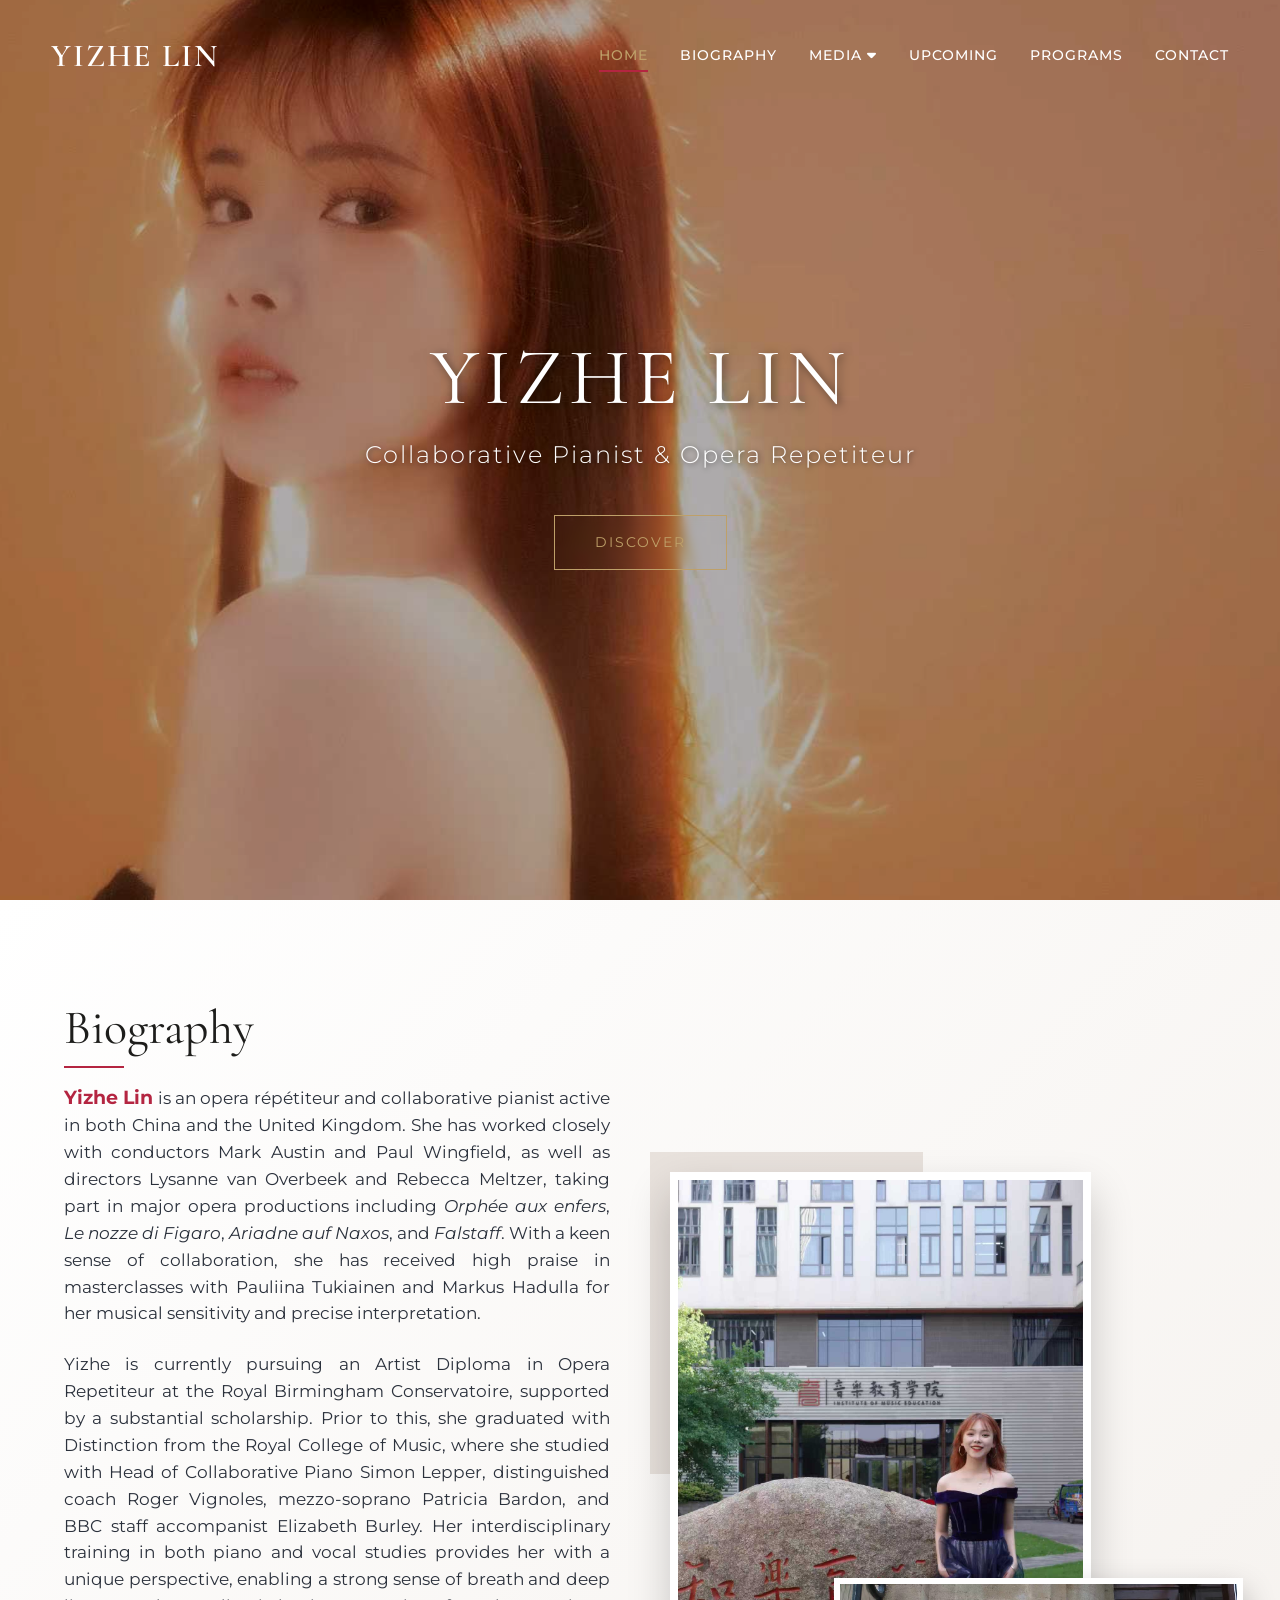
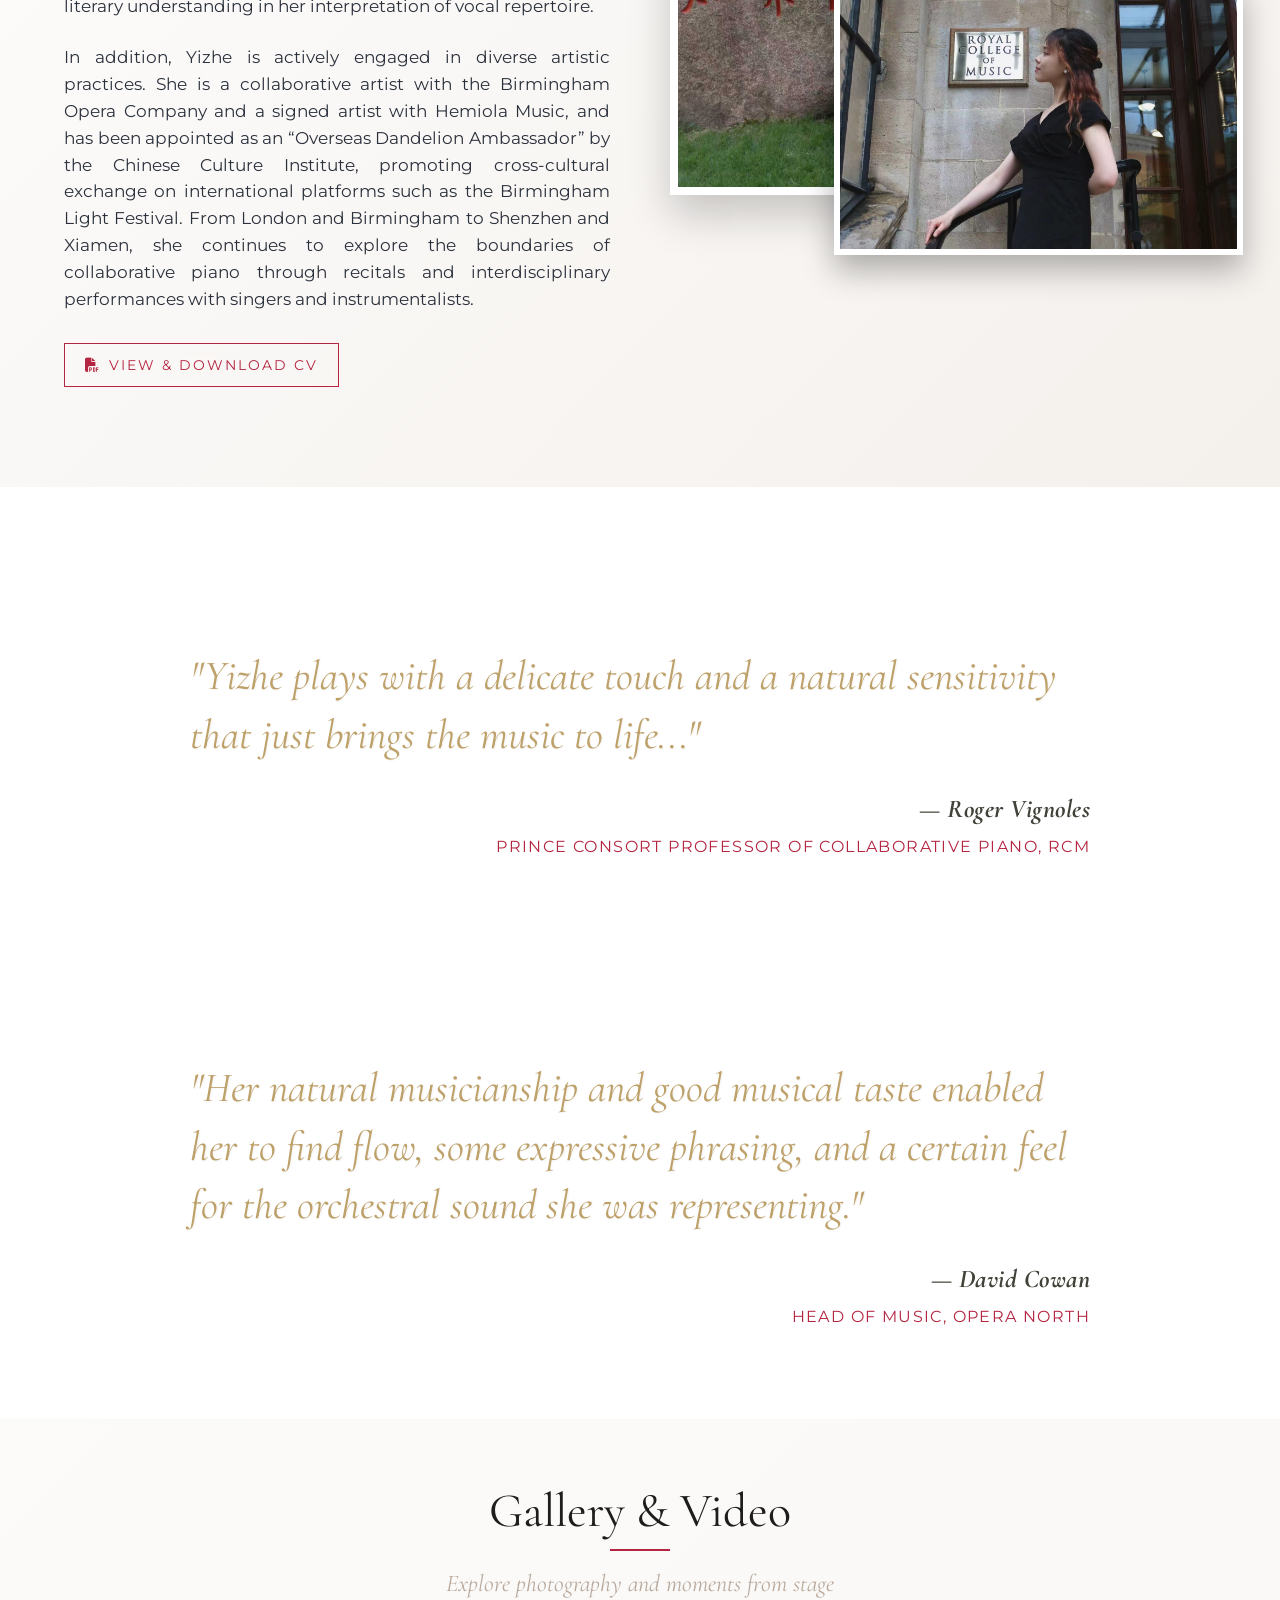
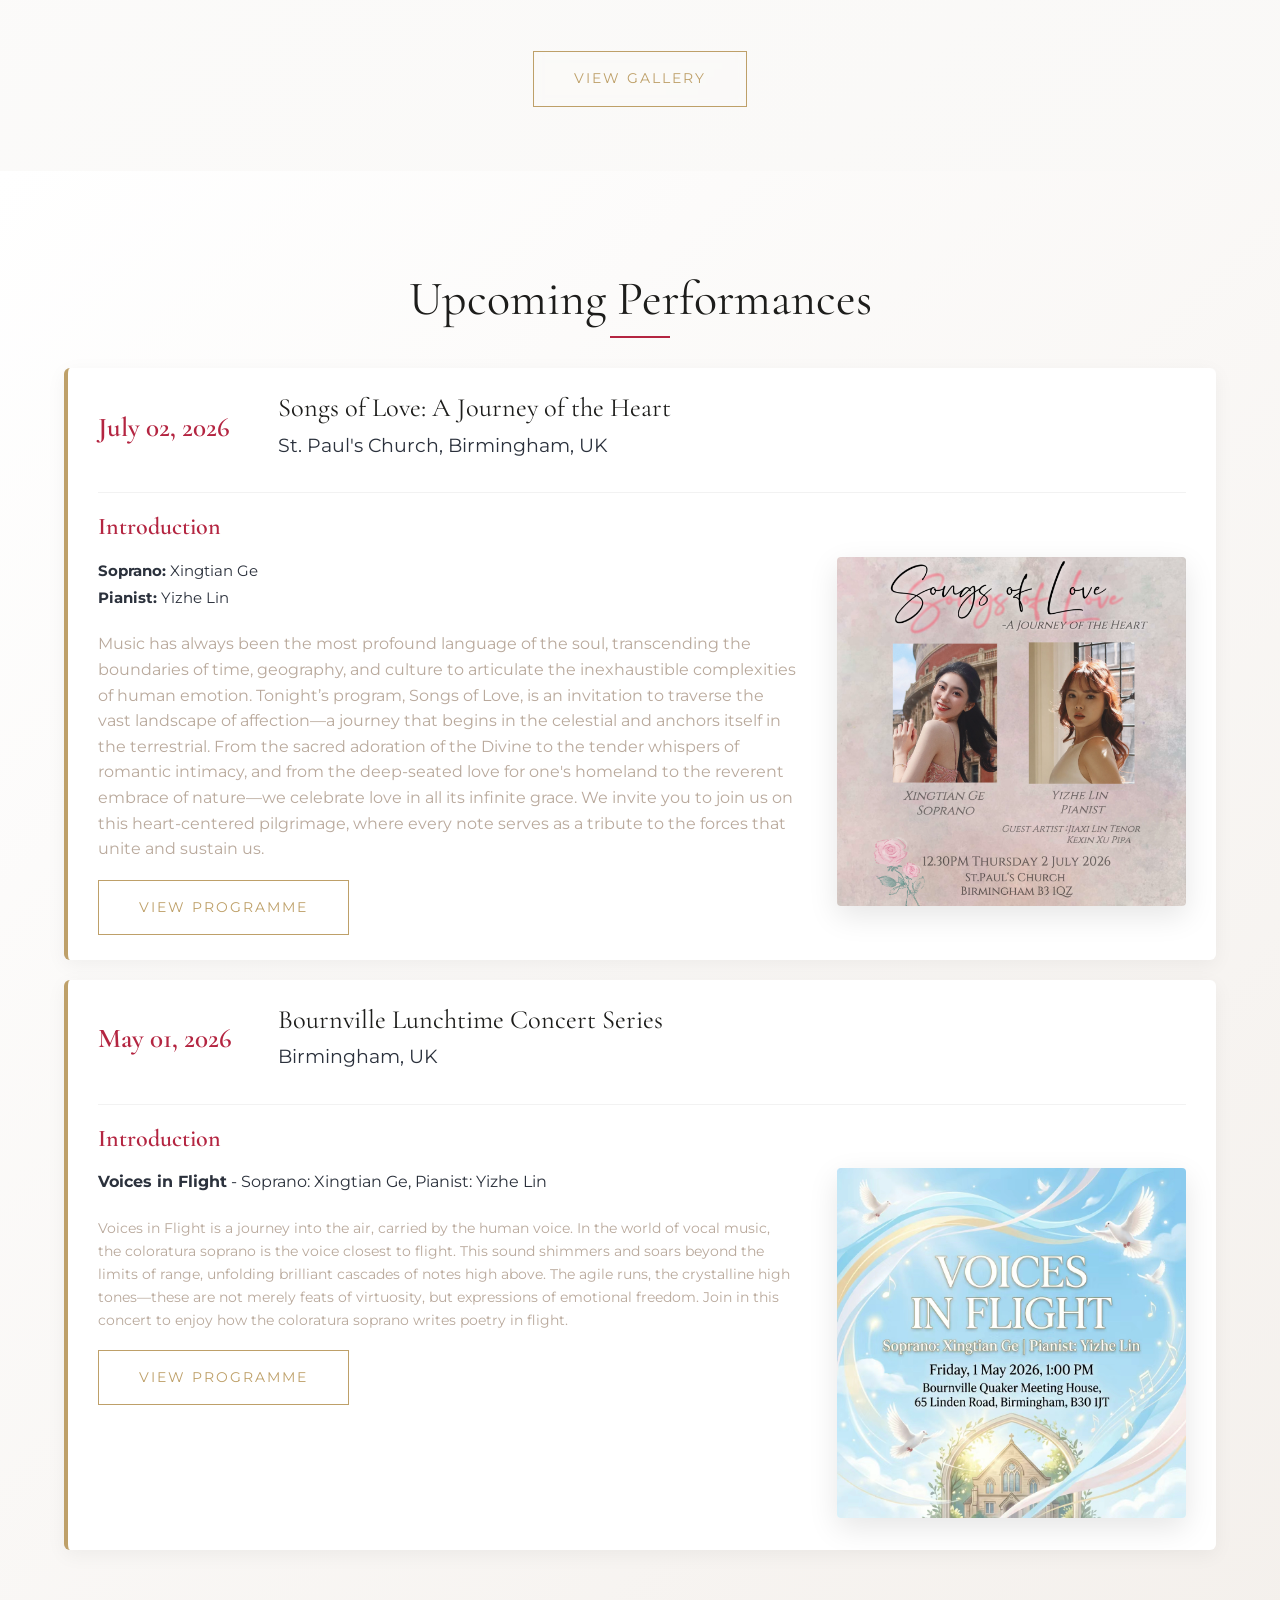
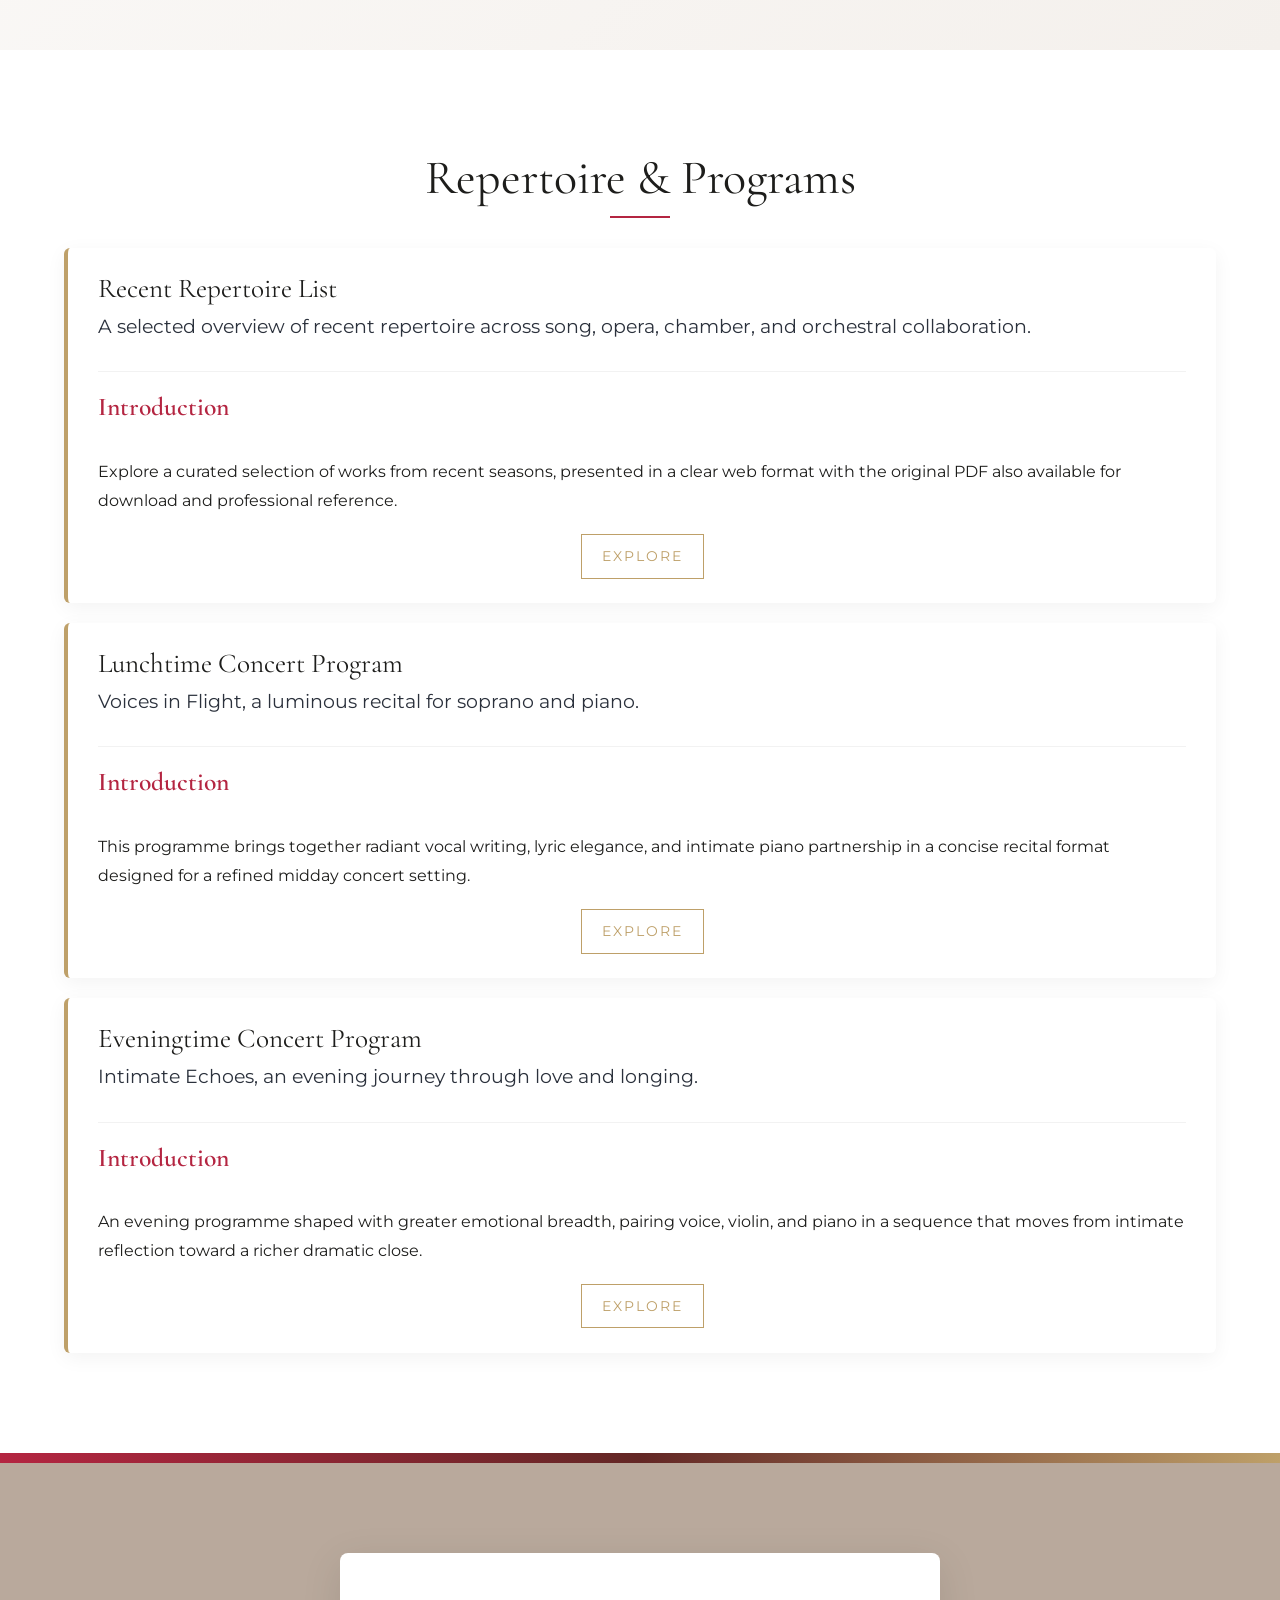
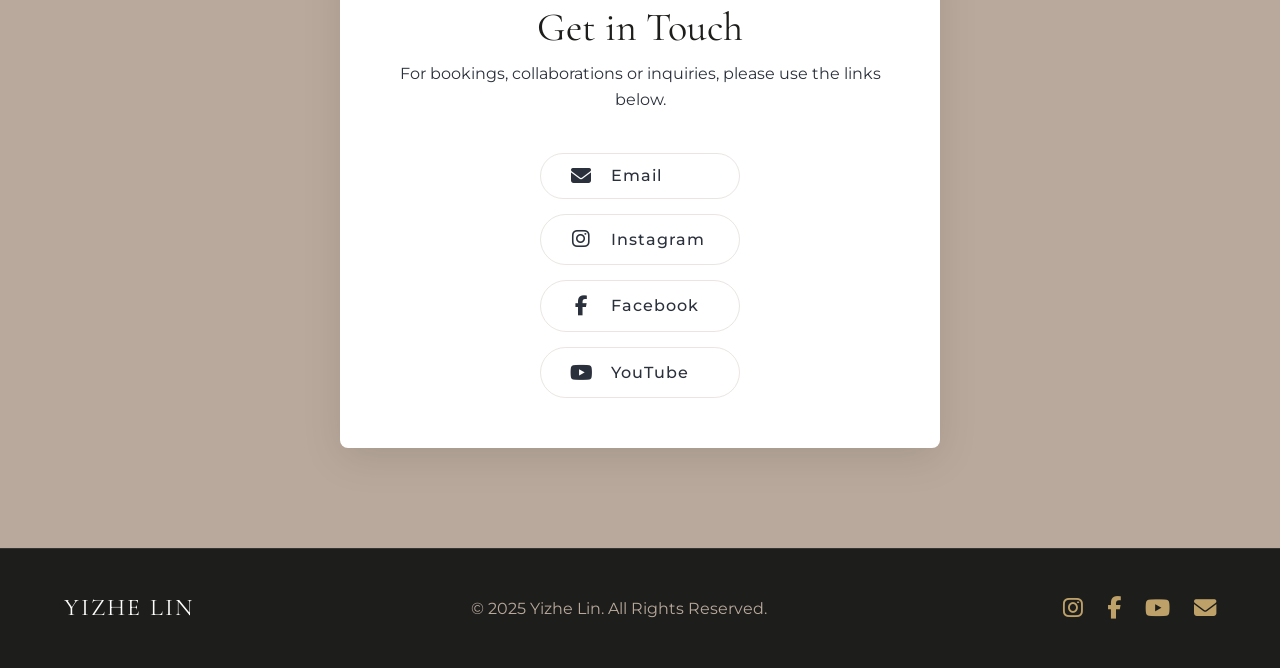
<file: index.html>
<!DOCTYPE html>
<html lang="en">

<head>
    <meta charset="UTF-8">
    <meta name="viewport" content="width=device-width, initial-scale=1.0">
    <meta name="description" content="Lin Yizhe is a Collaborative Pianist and Opera Repetiteur.">
    <title>Yizhe Lin | Collaborative Pianist</title>
    <!-- Fonts and Icons -->
    <link rel="preconnect" href="https://fonts.googleapis.com">
    <link rel="preconnect" href="https://fonts.gstatic.com" crossorigin>
    <link
        href="https://fonts.googleapis.com/css2?family=Cormorant+Garamond:ital,wght@0,300;0,400;0,600;1,400&family=Montserrat:wght@300;400;500&family=Great+Vibes&display=swap"
        rel="stylesheet">
    <link rel="stylesheet" href="https://cdnjs.cloudflare.com/ajax/libs/font-awesome/6.4.0/css/all.min.css">
    <link rel="stylesheet" href="style.css">
</head>

<body>

    <!-- Sticky Navigation -->
    <header id="header" class="header">
        <div class="nav-container">
            <a href="index.html" class="logo">Yizhe Lin</a>
            <nav class="nav-links">
                <a href="index.html">Home</a>
                <a href="biography.html">Biography</a>
                <div class="nav-dropdown">
                    <a href="#" class="dropbtn active-exempt">Media <i class="fas fa-caret-down"></i></a>
                    <div class="dropdown-content">
                        <a href="gallery.html">Gallery</a>
                        <a href="video.html">Video</a>
                    </div>
                </div>
                <a href="upcoming.html">Upcoming</a>
                <a href="programs.html">Programs</a>
                <a href="contact.html">Contact</a>
            </nav>
            <div class="hamburger">
                <span></span>
                <span></span>
                <span></span>
            </div>
        </div>
    </header>

    <!-- Hero Section -->
    <section id="home" class="hero">
        <div class="hero-background"></div>
        <div class="hero-content fade-in-up">
            <h1 class="title">Yizhe Lin</h1>
            <p class="subtitle">Collaborative Pianist & Opera Repetiteur</p>
            <a href="biography.html" class="cta-button">Discover</a>
        </div>
    </section>

    <!-- Biography Section -->
    <section id="biography" class="biography">
        <div class="container section-grid">
            <div class="content-left fade-in-left">
                <h2 class="section-title">Biography</h2>
                <div class="bio-text">
                    <p><strong>Yizhe Lin</strong> is an opera répétiteur and collaborative pianist active in both China
                        and the United Kingdom. She has worked closely with conductors Mark Austin and Paul Wingfield,
                        as well as directors Lysanne van Overbeek and Rebecca Meltzer, taking part in major opera
                        productions including <em>Orphée aux enfers</em>, <em>Le nozze di Figaro</em>, <em>Ariadne auf
                            Naxos</em>, and <em>Falstaff</em>. With a keen sense of collaboration, she has received high
                        praise in masterclasses with Pauliina Tukiainen and Markus Hadulla for her musical sensitivity
                        and precise interpretation.</p>

                    <p>Yizhe is currently pursuing an Artist Diploma in Opera Repetiteur at the Royal Birmingham
                        Conservatoire, supported by a substantial scholarship. Prior to this, she graduated with
                        Distinction from the Royal College of Music, where she studied with Head of Collaborative Piano
                        Simon Lepper, distinguished coach Roger Vignoles, mezzo-soprano Patricia Bardon, and BBC staff
                        accompanist Elizabeth Burley. Her interdisciplinary training in both piano and vocal studies
                        provides her with a unique perspective, enabling a strong sense of breath and deep literary
                        understanding in her interpretation of vocal repertoire.</p>

                    <p>In addition, Yizhe is actively engaged in diverse artistic practices. She is a collaborative
                        artist with the Birmingham Opera Company and a signed artist with Hemiola Music, and has been
                        appointed as an “Overseas Dandelion Ambassador” by the Chinese Culture Institute, promoting
                        cross-cultural exchange on international platforms such as the Birmingham Light Festival. From
                        London and Birmingham to Shenzhen and Xiamen, she continues to explore the boundaries of
                        collaborative piano through recitals and interdisciplinary performances with singers and
                        instrumentalists.</p>
                </div>
                <div class="cv-download" style="margin-top: 30px;">
                    <a href="Lin_Yizhe_CV.pdf" target="_blank" class="cta-button small"
                        style="display: inline-flex; align-items: center; gap: 8px; border-color: var(--color-crimson); color: var(--color-crimson);">
                        <i class="fas fa-file-pdf"></i> View & Download CV
                    </a>
                </div>
            </div>
            <div class="image-right fade-in-right">
                <div class="image-wrapper">
                    <!-- Overlapping image effect -->
                    <img src="pic_01/Day_01.jpg" alt="Lin Yizhe Portrait" class="primary-img">
                    <img src="pic_01/Day_02.jpg" alt="Lin Yizhe Portrait Secondary" class="secondary-img">
                    <div class="accent-box"></div>
                </div>
            </div>
        </div>
    </section>

    <!-- Testimonial Section -->
    <section class="testimonial-section fade-in-up">
        <div class="container testimonial-container">
            <div class="quote-block">
                <blockquote class="artistic-quote">
            </div>

            <div class="quote-block">
                <blockquote class="artistic-quote">
            </div>


            <div class="quote-block">
                <blockquote class="artistic-quote">
                    "Yizhe plays with a delicate touch and a natural sensitivity that just brings the music to life..."
                </blockquote>
                <p class="quote-author">
                    <span class="quote-author-name">&mdash; Roger Vignoles</span>
                    <span class="quote-author-title">Prince Consort Professor of Collaborative Piano, RCM</span>
                </p>
            </div>


            <div class="quote-block">
                <blockquote class="artistic-quote">
            </div>

            <div class="quote-block">
                <blockquote class="artistic-quote">
            </div>

            <div class="quote-block">
                <blockquote class="artistic-quote">
            </div>



            <div class="quote-block">
                <blockquote class="artistic-quote">
                    "Her natural musicianship and good musical taste enabled her to find flow, some expressive phrasing,
                    and a certain feel for the orchestral sound she was representing."
                </blockquote>
                <p class="quote-author">
                    <span class="quote-author-name">&mdash; David Cowan</span>
                    <span class="quote-author-title">Head of Music, Opera North</span>
                </p>
            </div>

            <div class="quote-block">
                <blockquote class="artistic-quote">
            </div>





        </div>
    </section>

    <!-- Gallery Entrance -->
    <section id="gallery-entrance" class="gallery-entrance"
        style="padding: 4rem 0; text-align: center; background-color: var(--color-light-bg);">
        <div class="container fade-in-up">
            <h2 class="section-title centered">Gallery & Video</h2>
            <p class="section-subtitle centered">Explore photography and moments from stage</p>
            <div style="margin-top: 2rem;">
                <a href="gallery.html" class="cta-button">View Gallery</a>
            </div>
        </div>
    </section>

    <!-- Upcoming Section -->
    <section id="upcoming" class="upcoming">
        <div class="container fade-in-up">
            <h2 class="section-title centered">Upcoming Performances</h2>
            <div class="events-list">



                <div id="july-02-2026-programme" class="event-item expanded"
                        style="flex-direction: column; align-items: flex-start; scroll-margin-top: 120px;">
                        <div class="event-header"
                            style="display: flex; width: 100%; align-items: center; flex-wrap: wrap; gap: 20px;">
                            <div class="event-date">July 02, 2026</div>
                            <div class="event-details" style="flex: 1; min-width: 250px;">
                                <h4>Songs of Love: A Journey of the Heart</h4>
                                <p>St. Paul's Church, Birmingham, UK</p>
                            </div>
                        </div>

                        <!-- Program Details Placeholder -->
                        <div class="event-program-details"
                            style="margin-top: 30px; padding-top: 20px; border-top: 1px solid rgba(0,0,0,0.05); width: 100%;">
                            <h5
                                style="font-family: var(--font-heading); font-size: 1.5rem; font-weight: 600; margin-bottom: 15px; color: var(--color-crimson);">
                                Introduction</h5>
                            <div class="program-content"
                                style="display: flex; flex-wrap: wrap; gap: 40px; align-items: flex-start;">
                                <div class="program-text" style="flex: 2; min-width: 280px;">
                                    <!-- Placeholder for program text -->
                                    <ul
                                        style="list-style-type: none; padding-left: 0; color: var(--color-blue-grey); line-height: 1.8; font-size: 0.95rem;">
                                        <li><strong>Soprano:</strong>  Xingtian Ge</li>
                                        <li><strong>Pianist:</strong> Yizhe Lin</li>


                                    </ul>
                                    <p style="margin-top: 20px; color: var(--color-warm-grey); font-size: 1rem;">
                                        Music has always been the most profound language of the soul, transcending the boundaries of time, geography, and culture to articulate the inexhaustible complexities of human emotion. Tonight’s program, Songs of Love, is an invitation to traverse the vast landscape of affection—a journey that begins in the celestial and anchors itself in the terrestrial. From the sacred adoration of the Divine to the tender whispers of romantic intimacy, and from the deep-seated love for one's homeland to the reverent embrace of nature—we celebrate love in all its infinite grace. We invite you to join us on this heart-centered pilgrimage, where every note serves as a tribute to the forces that unite and sustain us.
                                    </p>
                                    <a href="up_prgm/up_prgm_July2.pdf" class="cta-button"
                                        style="margin-top: 18px;">View Programme</a>
                                </div>
                                <div class="program-image" style="flex: 1; min-width: 250px;">
                                    <!-- Placeholder for poster -->
                                    <img src="pic_01/upcoming_data/up_July2.jpg " alt="Performance Poster"
                                        style="width: 100%; height: auto; border-radius: 4px; box-shadow: 0 10px 30px rgba(0,0,0,0.1);">
                                </div>
                            </div>
                        </div>
                    </div>







                <div class="event-item expanded" style="flex-direction: column; align-items: flex-start;">
                    <div class="event-header"
                        style="display: flex; width: 100%; align-items: center; flex-wrap: wrap; gap: 20px;">
                        <div class="event-date">May 01, 2026</div>
                        <div class="event-details" style="flex: 1; min-width: 250px;">
                            <h4>Bournville Lunchtime Concert Series</h4>
                            <p>Birmingham, UK</p>
                        </div>
                    </div>

                    <!-- Program Details Placeholder -->
                    <div class="event-program-details"
                        style="margin-top: 30px; padding-top: 20px; border-top: 1px solid rgba(0,0,0,0.05); width: 100%;">
                        <h5
                            style="font-family: var(--font-heading); font-size: 1.5rem; font-weight: 600; margin-bottom: 15px; color: var(--color-crimson);">
                            Introduction</h5>
                        <div class="program-content"
                            style="display: flex; flex-wrap: wrap; gap: 40px; align-items: flex-start;">
                            <div class="program-text" style="flex: 2; min-width: 280px;">
                                <!-- Placeholder for program text -->
                                <ul
                                    style="list-style-type: none; padding-left: 0; color: var(--color-blue-grey); line-height: 1.8; font-size: 1rem;">
                                    <li><strong>Voices in Flight</strong> - Soprano: Xingtian Ge, Pianist: Yizhe
                                        Lin</li>

                                </ul>
                                <p style="margin-top: 20px; color: var(--color-warm-grey); font-size: 0.9rem;">
                                    Voices in Flight is a journey into the air, carried by the human voice. In the world
                                    of vocal music, the coloratura soprano is the voice closest to flight. This sound
                                    shimmers and soars beyond the limits of range, unfolding brilliant cascades of notes
                                    high above. The agile runs, the crystalline high tones—these are not merely feats of
                                    virtuosity, but expressions of emotional freedom. Join in this concert to enjoy how
                                    the coloratura soprano writes poetry in flight.
                                </p>
                                <a href="up_prgm/up_prgm_May1.html" class="cta-button" style="margin-top: 18px;">View
                                    Programme</a>
                            </div>
                            <div class="program-image" style="flex: 1; min-width: 250px;">
                                <!-- Placeholder for poster -->
                                <img src="pic_01/upcoming_data/up_May1.jpg " alt="Performance Poster"
                                    style="width: 100%; height: auto; border-radius: 4px; box-shadow: 0 10px 30px rgba(0,0,0,0.1);">
                            </div>
                        </div>
                    </div>
                </div>
            </div>
        </div>
        </div>
    </section>

    <!-- Programs Section -->
    <section id="programs" class="programs">
        <div class="container fade-in-up">
            <h2 class="section-title centered">Repertoire & Programs</h2>
            <div class="programs-list">
                <a href="prgm/professional_repertoire_list.html" class="event-item program-row">
                    <div class="event-header">
                        <div class="event-details">
                            <h4>Recent Repertoire List</h4>
                            <p>A selected overview of recent repertoire across song, opera, chamber, and orchestral
                                collaboration.</p>
                        </div>
                    </div>
                    <div class="event-program-details program-row-details">
                        <h5>Introduction</h5>
                        <div class="program-content">
                            <div class="program-text">
                                <p>Explore a curated selection of works from recent seasons, presented in a clear web
                                    format with the original PDF also available for download and professional reference.
                                </p>
                                <span class="cta-button small program-row-cta">Explore</span>
                            </div>
                        </div>
                    </div>
                </a>
                <a href="prgm/lunchtime_concert_program.html" class="event-item program-row">
                    <div class="event-header">
                        <div class="event-details">
                            <h4>Lunchtime Concert Program</h4>
                            <p>Voices in Flight, a luminous recital for soprano and piano.</p>
                        </div>
                    </div>
                    <div class="event-program-details program-row-details">
                        <h5>Introduction</h5>
                        <div class="program-content">
                            <div class="program-text">
                                <p>This programme brings together radiant vocal writing, lyric elegance, and intimate
                                    piano partnership in a concise recital format designed for a refined midday concert
                                    setting.</p>
                                <span class="cta-button small program-row-cta">Explore</span>
                            </div>
                        </div>
                    </div>
                </a>
                <a href="prgm/eveningtime_concert_program.html" class="event-item program-row">
                    <div class="event-header">
                        <div class="event-details">
                            <h4>Eveningtime Concert Program</h4>
                            <p>Intimate Echoes, an evening journey through love and longing.</p>
                        </div>
                    </div>
                    <div class="event-program-details program-row-details">
                        <h5>Introduction</h5>
                        <div class="program-content">
                            <div class="program-text">
                                <p>An evening programme shaped with greater emotional breadth, pairing voice, violin,
                                    and piano in a sequence that moves from intimate reflection toward a richer dramatic
                                    close.</p>
                                <span class="cta-button small program-row-cta">Explore</span>
                            </div>
                        </div>
                    </div>
                </a>
            </div>
        </div>
    </section>

    <!-- Action / Contact Banner -->
    <section id="contact" class="contact">
        <div class="container">
            <div class="contact-box fade-in-up">
                <h2>Get in Touch</h2>
                <p>For bookings, collaborations or inquiries, please use the links below.</p>
                <div class="contact-socials-list">
                    <button id="copy-email-btn" class="social-row" data-email="13651405618@163.com">
                        <i class="fas fa-envelope"></i> <span>Email</span>
                    </button>
                    <a href="https://www.instagram.com/yizhelin1102?igsh=MWNqbjdmenQ5Z2txcg%3D%3D&utm_source=qr"
                        target="_blank" class="social-row"><i class="fab fa-instagram"></i>
                        <span>Instagram</span></a>
                    <a href="https://www.facebook.com/share/1EGCfntgxn/?mibextid=wwXIfr" target="_blank"
                        class="social-row"><i class="fab fa-facebook-f"></i>
                        <span>Facebook</span></a>
                    <a href="http://www.youtube.com/@yizhelin7931" target="_blank" class="social-row"><i
                            class="fab fa-youtube"></i>
                        <span>YouTube</span></a>
                </div>
            </div>
        </div>
    </section>

    <footer class="footer">
        <div class="container">
            <div class="footer-content">
                <div class="brand">Yizhe Lin</div>
                <div class="copyright">&copy; 2025 Yizhe Lin. All Rights Reserved.</div>
                <div class="socials">
                    <a href="https://www.instagram.com/yizhelin1102?igsh=MWNqbjdmenQ5Z2txcg%3D%3D&utm_source=qr"
                        target="_blank" aria-label="Instagram"><i class="fab fa-instagram"></i></a>
                    <a href="https://www.facebook.com/share/1EGCfntgxn/?mibextid=wwXIfr" target="_blank"
                        aria-label="Facebook"><i class="fab fa-facebook-f"></i></a>
                    <a href="http://www.youtube.com/@yizhelin7931" target="_blank" aria-label="YouTube"><i
                            class="fab fa-youtube"></i></a>
                    <a href="mailto:13651405618@163.com" aria-label="Email"><i class="fas fa-envelope"></i></a>
                </div>
            </div>
        </div>
    </footer>


    <!-- Lightbox Modal -->
    <div id="lightbox" class="lightbox">
        <span class="lightbox-close">&times;</span>
        <div class="lightbox-content" id="lightbox-content"></div>
    </div>

    <script src="script.js"></script>
</body>

</html>
</file>
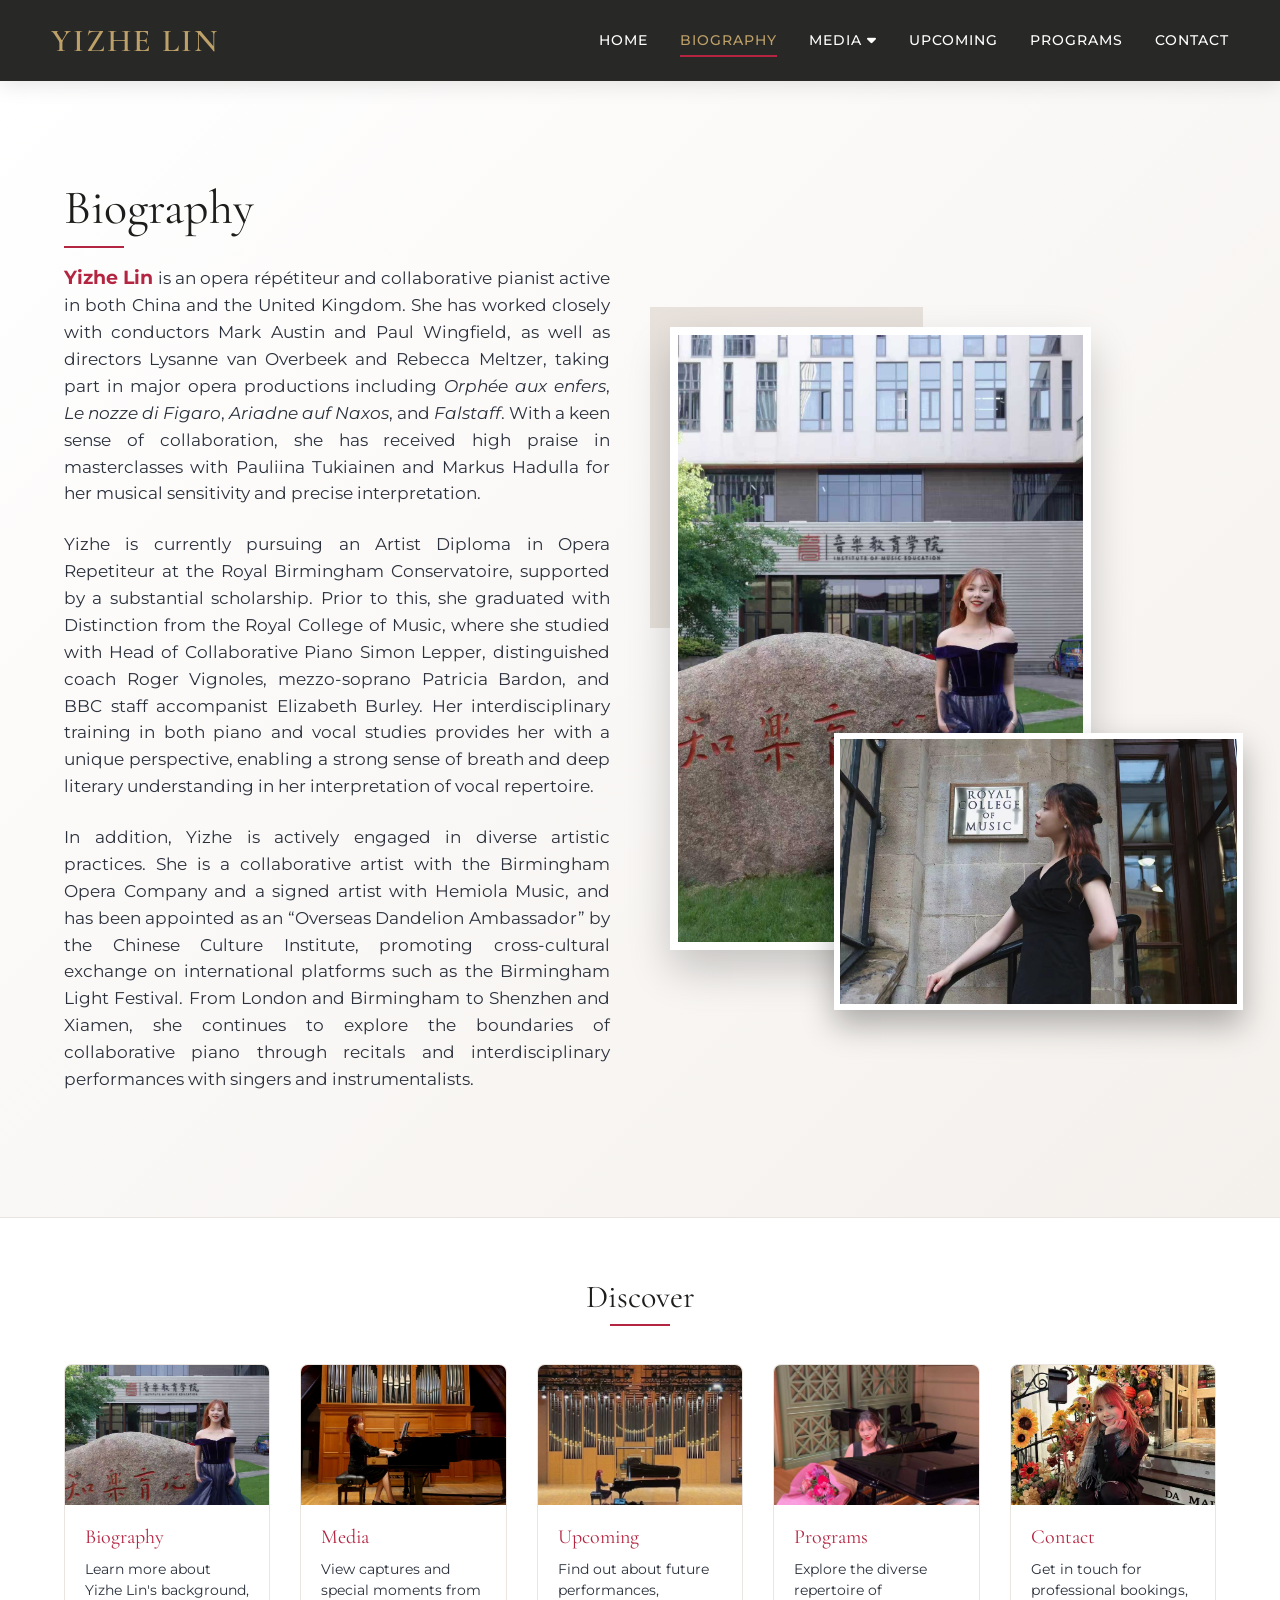
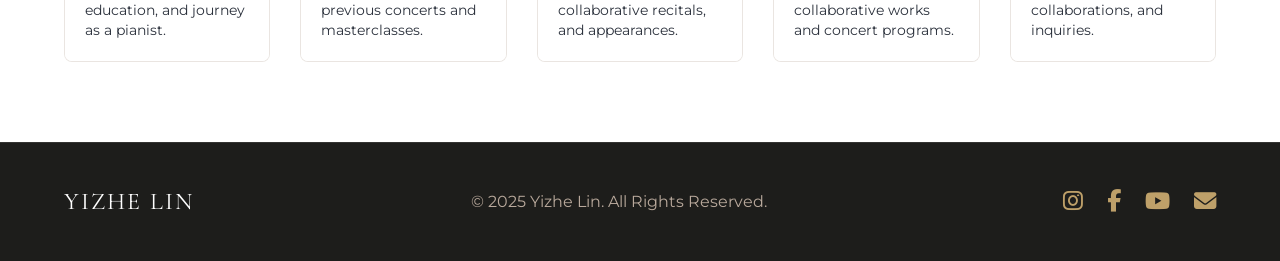
<file: biography.html>
<!DOCTYPE html>
<html lang="en">

<head>
    <meta charset="UTF-8">
    <meta name="viewport" content="width=device-width, initial-scale=1.0">
    <meta name="description" content="Lin Yizhe is a Collaborative Pianist and Opera Repetiteur.">
    <title>Yizhe Lin | Collaborative Pianist</title>
    <!-- Fonts and Icons -->
    <link rel="preconnect" href="https://fonts.googleapis.com">
    <link rel="preconnect" href="https://fonts.gstatic.com" crossorigin>
    <link
        href="https://fonts.googleapis.com/css2?family=Cormorant+Garamond:ital,wght@0,300;0,400;0,600;1,400&family=Montserrat:wght@300;400;500&display=swap"
        rel="stylesheet">
    <link rel="stylesheet" href="https://cdnjs.cloudflare.com/ajax/libs/font-awesome/6.4.0/css/all.min.css">
    <link rel="stylesheet" href="style.css">
</head>

<body>

    <!-- Sticky Navigation -->
    <header id="header" class="header">
        <div class="nav-container">
            <a href="index.html" class="logo">Yizhe Lin</a>
            <nav class="nav-links">
                <a href="index.html">Home</a>
                <a href="biography.html">Biography</a>
                <div class="nav-dropdown">
                    <a href="#" class="dropbtn active-exempt">Media <i class="fas fa-caret-down"></i></a>
                    <div class="dropdown-content">
                        <a href="gallery.html">Gallery</a>
                        <a href="video.html">Video</a>
                    </div>
                </div>
                <a href="upcoming.html">Upcoming</a>
                <a href="programs.html">Programs</a>
                <a href="contact.html">Contact</a>
            </nav>
            <div class="hamburger">
                <span></span>
                <span></span>
                <span></span>
            </div>
        </div>
    </header>

    <main style="min-height: calc(100vh - 100px); padding-top: 80px;">
        <!-- Biography Section -->
        <section id="biography" class="biography">
            <div class="container section-grid">
                <div class="content-left fade-in-left">
                    <h2 class="section-title">Biography</h2>
                    <div class="bio-text">
                        <p><strong>Yizhe Lin</strong> is an opera répétiteur and collaborative pianist active in both
                            China and the United Kingdom. She has worked closely with conductors Mark Austin and Paul
                            Wingfield, as well as directors Lysanne van Overbeek and Rebecca Meltzer, taking part in
                            major opera productions including <em>Orphée aux enfers</em>, <em>Le nozze di Figaro</em>,
                            <em>Ariadne auf Naxos</em>, and <em>Falstaff</em>. With a keen sense of collaboration, she
                            has received high praise in masterclasses with Pauliina Tukiainen and Markus Hadulla for her
                            musical sensitivity and precise interpretation.
                        </p>

                        <p>Yizhe is currently pursuing an Artist Diploma in Opera Repetiteur at the Royal Birmingham
                            Conservatoire, supported by a substantial scholarship. Prior to this, she graduated with
                            Distinction from the Royal College of Music, where she studied with Head of Collaborative
                            Piano Simon Lepper, distinguished coach Roger Vignoles, mezzo-soprano Patricia Bardon, and
                            BBC staff accompanist Elizabeth Burley. Her interdisciplinary training in both piano and
                            vocal studies provides her with a unique perspective, enabling a strong sense of breath and
                            deep literary understanding in her interpretation of vocal repertoire.</p>

                        <p>In addition, Yizhe is actively engaged in diverse artistic practices. She is a collaborative
                            artist with the Birmingham Opera Company and a signed artist with Hemiola Music, and has
                            been appointed as an “Overseas Dandelion Ambassador” by the Chinese Culture Institute,
                            promoting cross-cultural exchange on international platforms such as the Birmingham Light
                            Festival. From London and Birmingham to Shenzhen and Xiamen, she continues to explore the
                            boundaries of collaborative piano through recitals and interdisciplinary performances with
                            singers and instrumentalists.</p>
                    </div>
                </div>
                <div class="image-right fade-in-right">
                    <div class="image-wrapper">
                        <!-- Overlapping image effect -->
                        <img src="pic_01/Day_01.jpg" alt="Lin Yizhe Portrait" class="primary-img">
                        <img src="pic_01/Day_02.jpg" alt="Lin Yizhe Portrait Secondary" class="secondary-img">
                        <div class="accent-box"></div>
                    </div>
                </div>
            </div>
        </section>

        <!-- Explore More Section (Rich Cards) -->
        <section class="explore-more">
            <div class="container">
                <h3 class="section-title centered" style="font-size: 2rem; margin-bottom: 3rem;">Discover</h3>
                <div class="explore-grid rich">
                    <a href="biography.html" class="rich-card">
                        <div class="rich-img"
                            style="background-image: url('pic_01/Day_01.jpg'); background-position: center center;">
                        </div>
                        <div class="rich-content">
                            <h4>Biography</h4>
                            <p>Learn more about Yizhe Lin's background, education, and journey as a pianist.</p>
                        </div>
                    </a>
                    <a href="gallery.html" class="rich-card">
                        <div class="rich-img" style="background-image: url('pic_01/con_00.jpg');"></div>
                        <div class="rich-content">
                            <h4>Media</h4>
                            <p>View captures and special moments from previous concerts and masterclasses.</p>
                        </div>
                    </a>
                    <a href="upcoming.html" class="rich-card">
                        <div class="rich-img" style="background-image: url('pic_01/con_01.jpg');"></div>
                        <div class="rich-content">
                            <h4>Upcoming</h4>
                            <p>Find out about future performances, collaborative recitals, and appearances.</p>
                        </div>
                    </a>
                    <a href="programs.html" class="rich-card">
                        <div class="rich-img"
                            style="background-image: url('pic_01/pgm_01.jpg'); background-position: center center;">
                        </div>
                        <div class="rich-content">
                            <h4>Programs</h4>
                            <p>Explore the diverse repertoire of collaborative works and concert programs.</p>
                        </div>
                    </a>
                    <a href="contact.html" class="rich-card">
                        <div class="rich-img"
                            style="background-image: url('pic_01/Day_04.jpg'); background-position: center center;">
                        </div>
                        <div class="rich-content">
                            <h4>Contact</h4>
                            <p>Get in touch for professional bookings, collaborations, and inquiries.</p>
                        </div>
                    </a>
                </div>
            </div>
        </section>
    </main>
    <footer class="footer">
        <div class="container">
            <div class="footer-content">
                <div class="brand">Yizhe Lin</div>
                <div class="copyright">&copy; 2025 Yizhe Lin. All Rights Reserved.</div>
                <div class="socials">
                    <a href="https://www.instagram.com/yizhelin1102?igsh=MWNqbjdmenQ5Z2txcg%3D%3D&utm_source=qr"
                        target="_blank" aria-label="Instagram"><i class="fab fa-instagram"></i></a>
                    <a href="https://www.facebook.com/share/1EGCfntgxn/?mibextid=wwXIfr" target="_blank"
                        aria-label="Facebook"><i class="fab fa-facebook-f"></i></a>
                    <a href="http://www.youtube.com/@yizhelin7931" target="_blank" aria-label="YouTube"><i
                            class="fab fa-youtube"></i></a>
                    <a href="mailto:13651405618@163.com" aria-label="Email"><i class="fas fa-envelope"></i></a>
                </div>
            </div>
        </div>
    </footer>


    <!-- Lightbox Modal -->
    <div id="lightbox" class="lightbox">
        <span class="lightbox-close">&times;</span>
        <div class="lightbox-content" id="lightbox-content"></div>
    </div>

    <script src="script.js"></script>
</body>

</html>
</file>
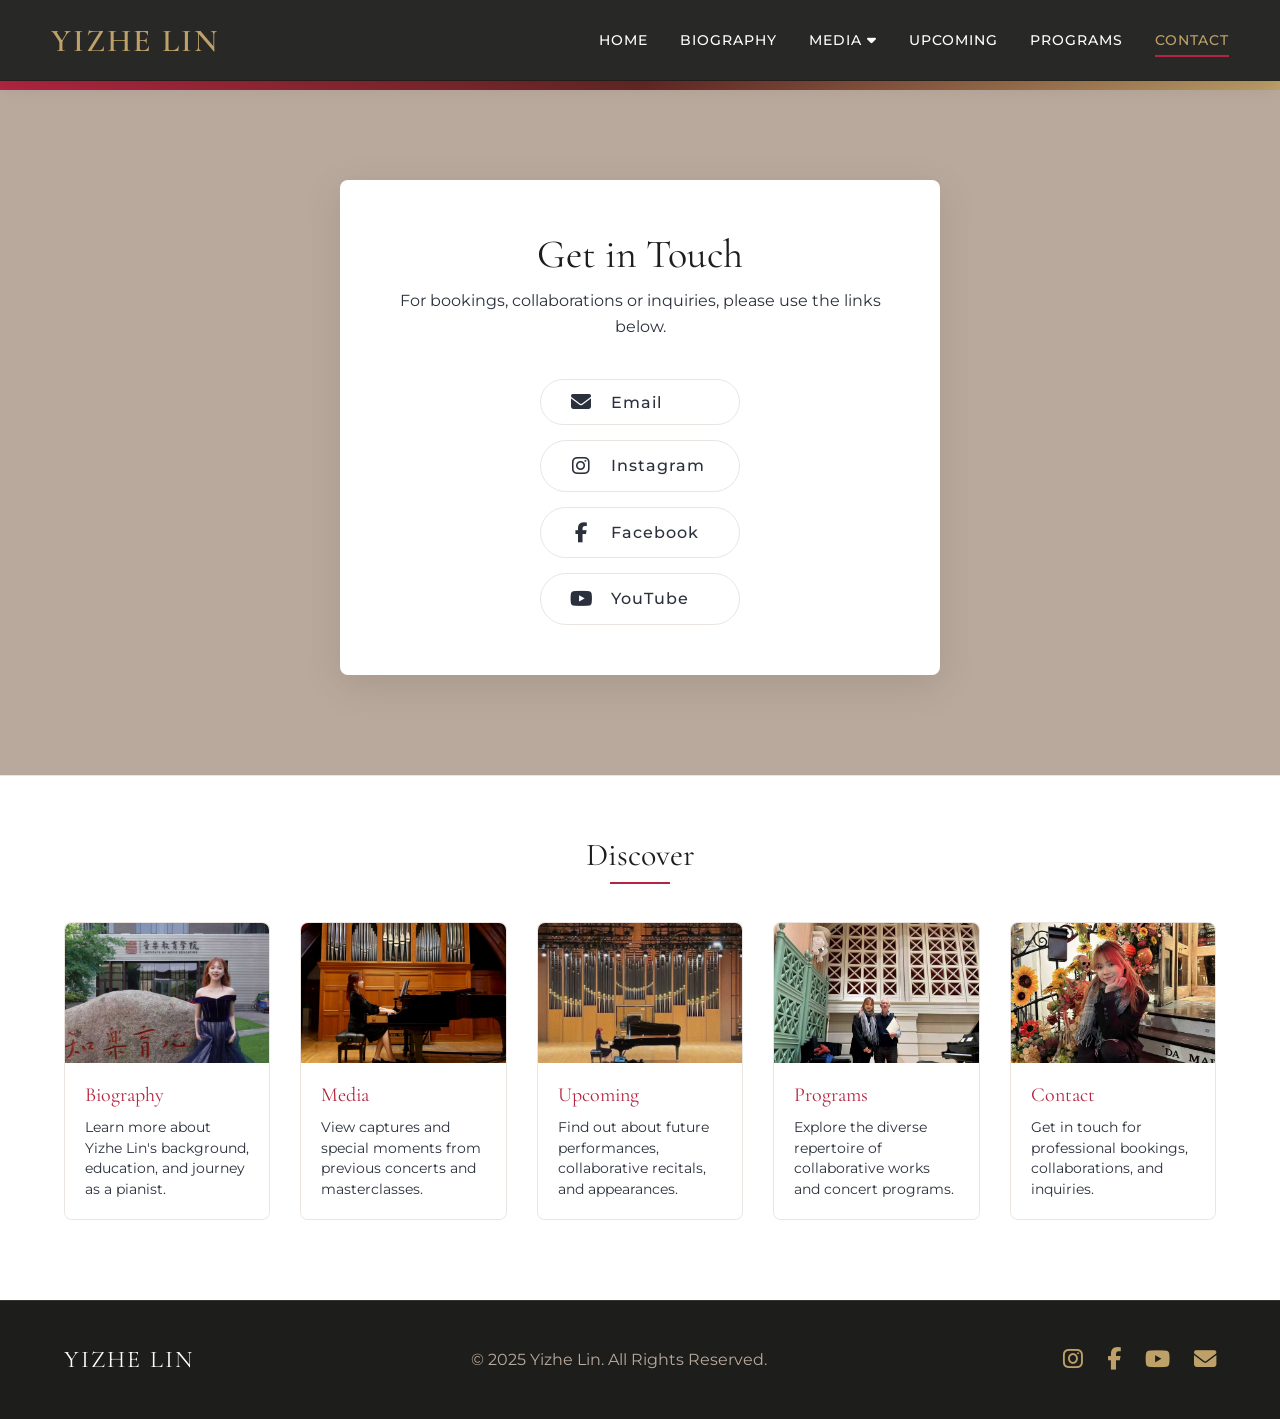
<file: contact.html>
<!DOCTYPE html>
<html lang="en">

<head>
    <meta charset="UTF-8">
    <meta name="viewport" content="width=device-width, initial-scale=1.0">
    <meta name="description" content="Lin Yizhe is a Collaborative Pianist and Opera Repetiteur.">
    <title>Yizhe Lin | Collaborative Pianist</title>
    <!-- Fonts and Icons -->
    <link rel="preconnect" href="https://fonts.googleapis.com">
    <link rel="preconnect" href="https://fonts.gstatic.com" crossorigin>
    <link
        href="https://fonts.googleapis.com/css2?family=Cormorant+Garamond:ital,wght@0,300;0,400;0,600;1,400&family=Montserrat:wght@300;400;500&display=swap"
        rel="stylesheet">
    <link rel="stylesheet" href="https://cdnjs.cloudflare.com/ajax/libs/font-awesome/6.4.0/css/all.min.css">
    <link rel="stylesheet" href="style.css">
</head>

<body>

    <!-- Sticky Navigation -->
    <header id="header" class="header">
        <div class="nav-container">
            <a href="index.html" class="logo">Yizhe Lin</a>
            <nav class="nav-links">
                <a href="index.html">Home</a>
                <a href="biography.html">Biography</a>
                <div class="nav-dropdown">
                    <a href="#" class="dropbtn active-exempt">Media <i class="fas fa-caret-down"></i></a>
                    <div class="dropdown-content">
                        <a href="gallery.html">Gallery</a>
                        <a href="video.html">Video</a>
                    </div>
                </div>
                <a href="upcoming.html">Upcoming</a>
                <a href="programs.html">Programs</a>
                <a href="contact.html">Contact</a>
            </nav>
            <div class="hamburger">
                <span></span>
                <span></span>
                <span></span>
            </div>
        </div>
    </header>

    <main style="min-height: calc(100vh - 100px); padding-top: 80px;">
        <!-- Action / Contact Banner -->
        <section id="contact" class="contact">
            <div class="container">
                <div class="contact-box fade-in-up">
                    <h2>Get in Touch</h2>
                    <p>For bookings, collaborations or inquiries, please use the links below.</p>
                    <div class="contact-socials-list">
                        <button id="copy-email-btn" class="social-row" data-email="13651405618@163.com">
                            <i class="fas fa-envelope"></i> <span>Email</span>
                        </button>
                        <a href="https://www.instagram.com/yizhelin1102?igsh=MWNqbjdmenQ5Z2txcg%3D%3D&utm_source=qr"
                            target="_blank" class="social-row"><i class="fab fa-instagram"></i>
                            <span>Instagram</span></a>
                        <a href="https://www.facebook.com/share/1EGCfntgxn/?mibextid=wwXIfr" target="_blank"
                            class="social-row"><i class="fab fa-facebook-f"></i> <span>Facebook</span></a>
                        <a href="http://www.youtube.com/@yizhelin7931" target="_blank" class="social-row"><i
                                class="fab fa-youtube"></i> <span>YouTube</span></a>
                    </div>
                </div>
            </div>
        </section>

        <!-- Explore More Section (Rich Cards) -->
        <section class="explore-more">
            <div class="container">
                <h3 class="section-title centered" style="font-size: 2rem; margin-bottom: 3rem;">Discover</h3>
                <div class="explore-grid rich">
                    <a href="biography.html" class="rich-card">
                        <div class="rich-img"
                            style="background-image: url('pic_01/Day_01.jpg'); background-position: center center;">
                        </div>
                        <div class="rich-content">
                            <h4>Biography</h4>
                            <p>Learn more about Yizhe Lin's background, education, and journey as a pianist.</p>
                        </div>
                    </a>
                    <a href="gallery.html" class="rich-card">
                        <div class="rich-img" style="background-image: url('pic_01/con_00.jpg');"></div>
                        <div class="rich-content">
                            <h4>Media</h4>
                            <p>View captures and special moments from previous concerts and masterclasses.</p>
                        </div>
                    </a>
                    <a href="upcoming.html" class="rich-card">
                        <div class="rich-img" style="background-image: url('pic_01/con_01.jpg');"></div>
                        <div class="rich-content">
                            <h4>Upcoming</h4>
                            <p>Find out about future performances, collaborative recitals, and appearances.</p>
                        </div>
                    </a>
                    <a href="programs.html" class="rich-card">
                        <div class="rich-img"
                            style="background-image: url('pic_01/Day_03.jpg'); background-position: center center;">
                        </div>
                        <div class="rich-content">
                            <h4>Programs</h4>
                            <p>Explore the diverse repertoire of collaborative works and concert programs.</p>
                        </div>
                    </a>
                    <a href="contact.html" class="rich-card">
                        <div class="rich-img"
                            style="background-image: url('pic_01/Day_04.jpg'); background-position: center center;">
                        </div>
                        <div class="rich-content">
                            <h4>Contact</h4>
                            <p>Get in touch for professional bookings, collaborations, and inquiries.</p>
                        </div>
                    </a>
                </div>
            </div>
        </section>
    </main>
    <footer class="footer">
        <div class="container">
            <div class="footer-content">
                <div class="brand">Yizhe Lin</div>
                <div class="copyright">&copy; 2025 Yizhe Lin. All Rights Reserved.</div>
                <div class="socials">
                    <a href="https://www.instagram.com/yizhelin1102?igsh=MWNqbjdmenQ5Z2txcg%3D%3D&utm_source=qr"
                        target="_blank" aria-label="Instagram"><i class="fab fa-instagram"></i></a>
                    <a href="https://www.facebook.com/share/1EGCfntgxn/?mibextid=wwXIfr" target="_blank"
                        aria-label="Facebook"><i class="fab fa-facebook-f"></i></a>
                    <a href="http://www.youtube.com/@yizhelin7931" target="_blank" aria-label="YouTube"><i
                            class="fab fa-youtube"></i></a>
                    <a href="mailto:13651405618@163.com" aria-label="Email"><i class="fas fa-envelope"></i></a>
                </div>
            </div>
        </div>
    </footer>


    <!-- Lightbox Modal -->
    <div id="lightbox" class="lightbox">
        <span class="lightbox-close">&times;</span>
        <div class="lightbox-content" id="lightbox-content"></div>
    </div>

    <script src="script.js"></script>
</body>

</html>
</file>
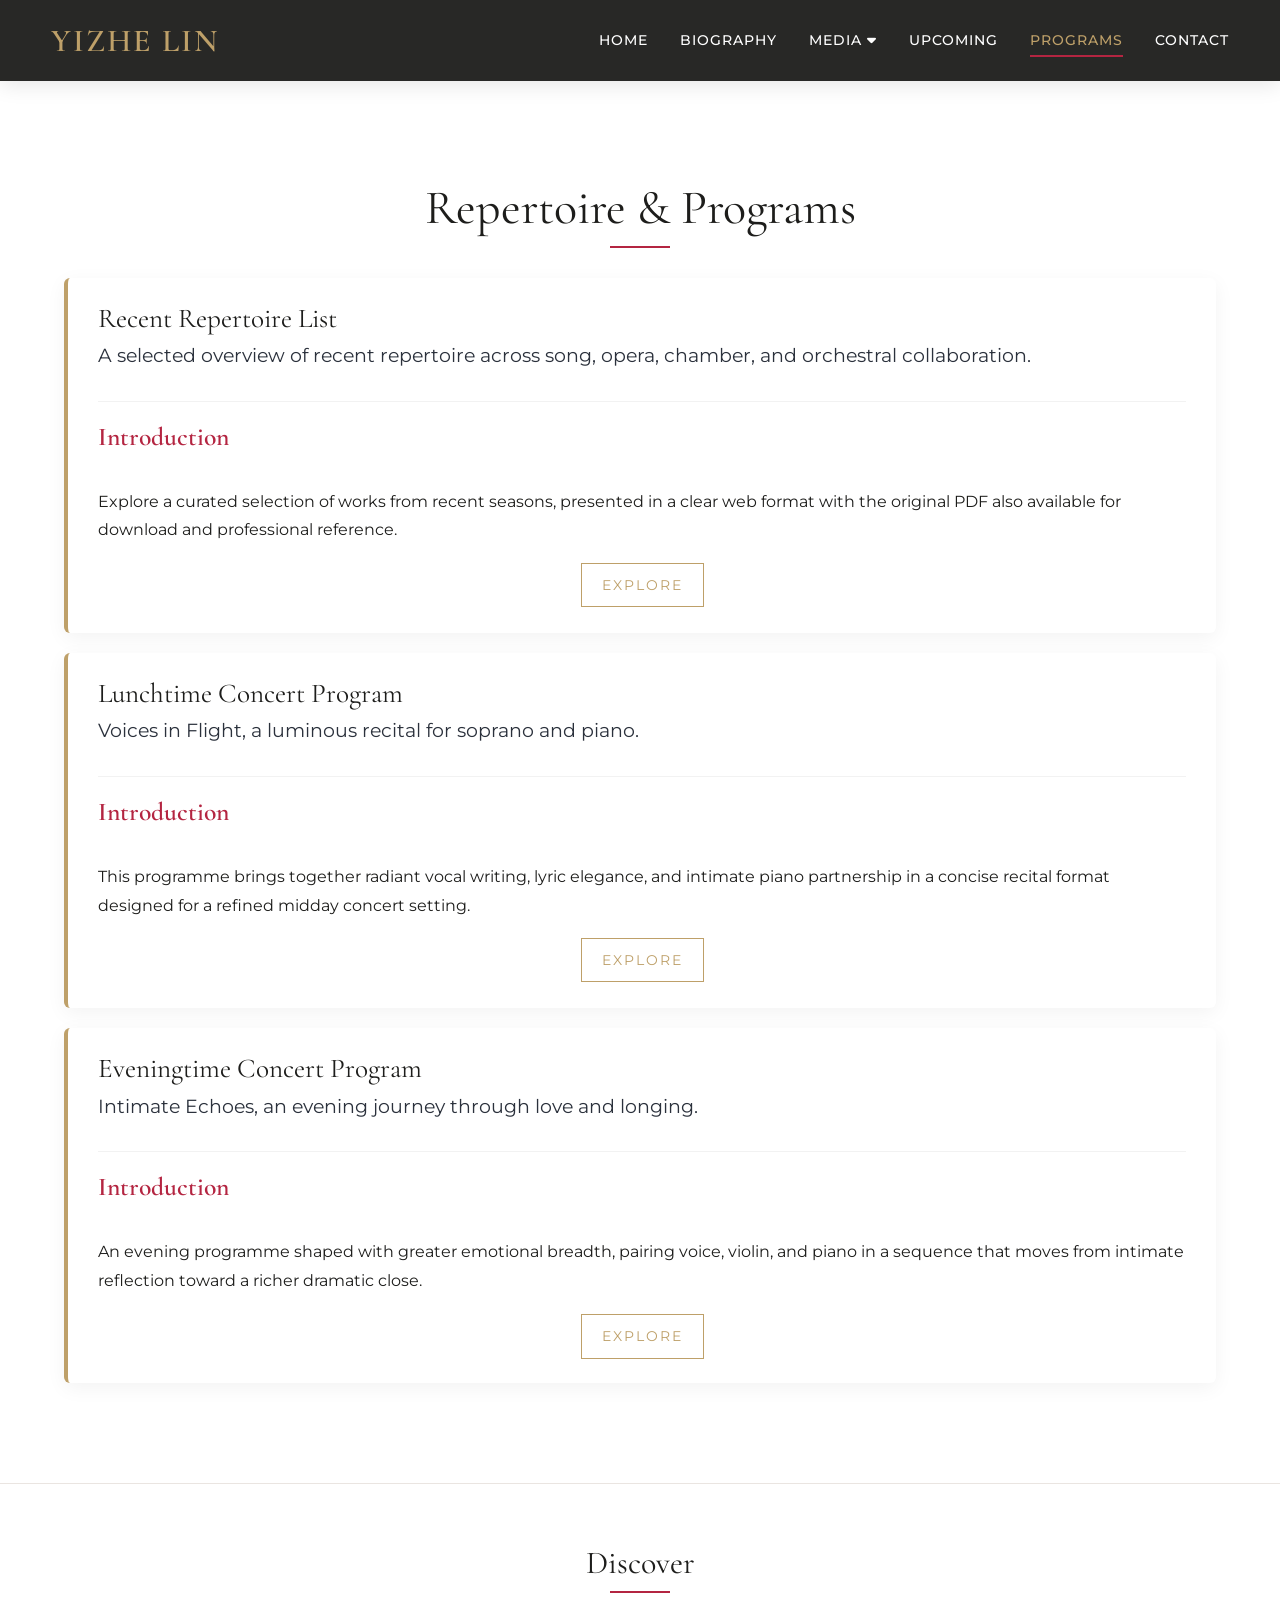
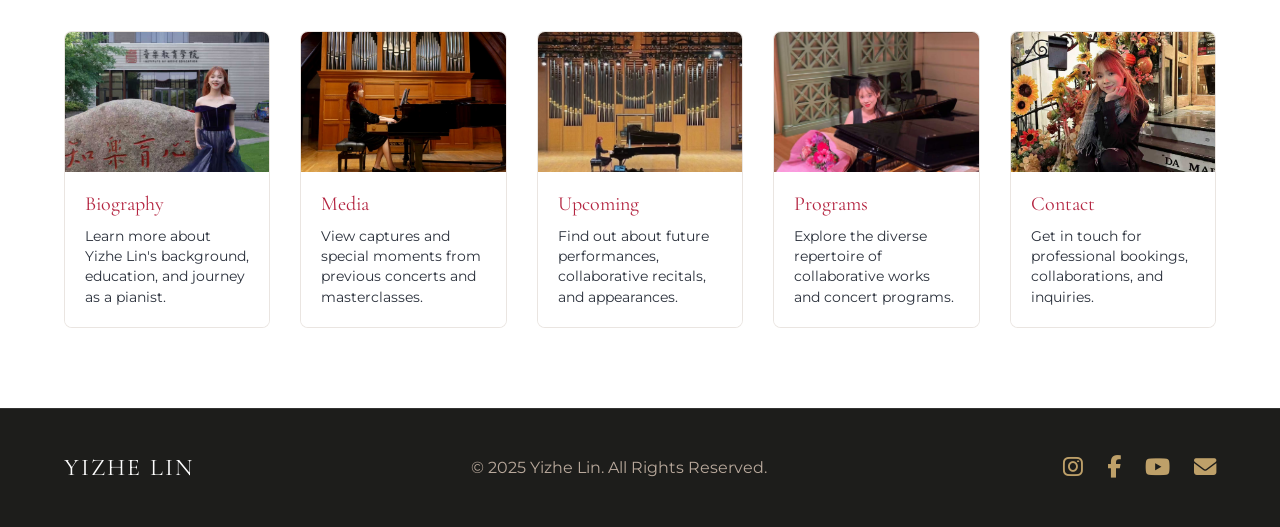
<file: programs.html>
<!DOCTYPE html>
<html lang="en">

<head>
    <meta charset="UTF-8">
    <meta name="viewport" content="width=device-width, initial-scale=1.0">
    <meta name="description" content="Lin Yizhe is a Collaborative Pianist and Opera Repetiteur.">
    <title>Yizhe Lin | Collaborative Pianist</title>
    <!-- Fonts and Icons -->
    <link rel="preconnect" href="https://fonts.googleapis.com">
    <link rel="preconnect" href="https://fonts.gstatic.com" crossorigin>
    <link
        href="https://fonts.googleapis.com/css2?family=Cormorant+Garamond:ital,wght@0,300;0,400;0,600;1,400&family=Montserrat:wght@300;400;500&display=swap"
        rel="stylesheet">
    <link rel="stylesheet" href="https://cdnjs.cloudflare.com/ajax/libs/font-awesome/6.4.0/css/all.min.css">
    <link rel="stylesheet" href="style.css">
</head>

<body>

    <!-- Sticky Navigation -->
    <header id="header" class="header">
        <div class="nav-container">
            <a href="index.html" class="logo">Yizhe Lin</a>
            <nav class="nav-links">
                <a href="index.html">Home</a>
                <a href="biography.html">Biography</a>
                <div class="nav-dropdown">
                    <a href="#" class="dropbtn active-exempt">Media <i class="fas fa-caret-down"></i></a>
                    <div class="dropdown-content">
                        <a href="gallery.html">Gallery</a>
                        <a href="video.html">Video</a>
                    </div>
                </div>
                <a href="upcoming.html">Upcoming</a>
                <a href="programs.html">Programs</a>
                <a href="contact.html">Contact</a>
            </nav>
            <div class="hamburger">
                <span></span>
                <span></span>
                <span></span>
            </div>
        </div>
    </header>

    <main style="min-height: calc(100vh - 100px); padding-top: 80px;">
        <!-- Programs Section -->
        <section id="programs" class="programs">
            <div class="container fade-in-up">
                <h2 class="section-title centered">Repertoire & Programs</h2>
                <div class="programs-list">
                    <a id="recent-repertoire-list" href="prgm/professional_repertoire_list.html"
                        class="event-item program-row" style="scroll-margin-top: 120px;">
                        <div class="event-header">
                            <div class="event-details">
                                <h4>Recent Repertoire List</h4>
                                <p>A selected overview of recent repertoire across song, opera, chamber, and orchestral
                                    collaboration.</p>
                            </div>
                        </div>
                        <div class="event-program-details program-row-details">
                            <h5>Introduction</h5>
                            <div class="program-content">
                                <div class="program-text">
                                    <p>Explore a curated selection of works from recent seasons, presented in a clear
                                        web format with the original PDF also available for download and professional
                                        reference.</p>
                                    <span class="cta-button small program-row-cta">Explore</span>
                                </div>
                            </div>
                        </div>
                    </a>
                    <a id="lunchtime-concert-program" href="prgm/lunchtime_concert_program.html"
                        class="event-item program-row" style="scroll-margin-top: 120px;">
                        <div class="event-header">
                            <div class="event-details">
                                <h4>Lunchtime Concert Program</h4>
                                <p>Voices in Flight, a luminous recital for soprano and piano.</p>
                            </div>
                        </div>
                        <div class="event-program-details program-row-details">
                            <h5>Introduction</h5>
                            <div class="program-content">
                                <div class="program-text">
                                    <p>This programme brings together radiant vocal writing, lyric elegance, and
                                        intimate piano partnership in a concise recital format designed for a refined
                                        midday concert setting.</p>
                                    <span class="cta-button small program-row-cta">Explore</span>
                                </div>
                            </div>
                        </div>
                    </a>
                    <a id="eveningtime-concert-program" href="prgm/eveningtime_concert_program.html"
                        class="event-item program-row" style="scroll-margin-top: 120px;">
                        <div class="event-header">
                            <div class="event-details">
                                <h4>Eveningtime Concert Program</h4>
                                <p>Intimate Echoes, an evening journey through love and longing.</p>
                            </div>
                        </div>
                        <div class="event-program-details program-row-details">
                            <h5>Introduction</h5>
                            <div class="program-content">
                                <div class="program-text">
                                    <p>An evening programme shaped with greater emotional breadth, pairing voice,
                                        violin, and piano in a sequence that moves from intimate reflection toward a
                                        richer dramatic close.</p>
                                    <span class="cta-button small program-row-cta">Explore</span>
                                </div>
                            </div>
                        </div>
                    </a>
                </div>
            </div>
        </section>

        <!-- Explore More Section (Rich Cards) -->
        <section class="explore-more">
            <div class="container">
                <h3 class="section-title centered" style="font-size: 2rem; margin-bottom: 3rem;">Discover</h3>
                <div class="explore-grid rich">
                    <a href="biography.html" class="rich-card">
                        <div class="rich-img"
                            style="background-image: url('pic_01/Day_01.jpg'); background-position: center center;">
                        </div>
                        <div class="rich-content">
                            <h4>Biography</h4>
                            <p>Learn more about Yizhe Lin's background, education, and journey as a pianist.</p>
                        </div>
                    </a>
                    <a href="gallery.html" class="rich-card">
                        <div class="rich-img" style="background-image: url('pic_01/con_00.jpg');"></div>
                        <div class="rich-content">
                            <h4>Media</h4>
                            <p>View captures and special moments from previous concerts and masterclasses.</p>
                        </div>
                    </a>
                    <a href="upcoming.html" class="rich-card">
                        <div class="rich-img" style="background-image: url('pic_01/con_01.jpg');"></div>
                        <div class="rich-content">
                            <h4>Upcoming</h4>
                            <p>Find out about future performances, collaborative recitals, and appearances.</p>
                        </div>
                    </a>
                    <a href="programs.html" class="rich-card">
                        <div class="rich-img"
                            style="background-image: url('pic_01/pgm_01.jpg'); background-position: center center;">
                        </div>
                        <div class="rich-content">
                            <h4>Programs</h4>
                            <p>Explore the diverse repertoire of collaborative works and concert programs.</p>
                        </div>
                    </a>
                    <a href="contact.html" class="rich-card">
                        <div class="rich-img"
                            style="background-image: url('pic_01/Day_04.jpg'); background-position: center center;">
                        </div>
                        <div class="rich-content">
                            <h4>Contact</h4>
                            <p>Get in touch for professional bookings, collaborations, and inquiries.</p>
                        </div>
                    </a>
                </div>
            </div>
        </section>
    </main>
    <footer class="footer">
        <div class="container">
            <div class="footer-content">
                <div class="brand">Yizhe Lin</div>
                <div class="copyright">&copy; 2025 Yizhe Lin. All Rights Reserved.</div>
                <div class="socials">
                    <a href="https://www.instagram.com/yizhelin1102?igsh=MWNqbjdmenQ5Z2txcg%3D%3D&utm_source=qr"
                        target="_blank" aria-label="Instagram"><i class="fab fa-instagram"></i></a>
                    <a href="https://www.facebook.com/share/1EGCfntgxn/?mibextid=wwXIfr" target="_blank"
                        aria-label="Facebook"><i class="fab fa-facebook-f"></i></a>
                    <a href="http://www.youtube.com/@yizhelin7931" target="_blank" aria-label="YouTube"><i
                            class="fab fa-youtube"></i></a>
                    <a href="mailto:13651405618@163.com" aria-label="Email"><i class="fas fa-envelope"></i></a>
                </div>
            </div>
        </div>
    </footer>


    <!-- Lightbox Modal -->
    <div id="lightbox" class="lightbox">
        <span class="lightbox-close">&times;</span>
        <div class="lightbox-content" id="lightbox-content"></div>
    </div>

    <script src="script.js"></script>
</body>

</html>
</file>
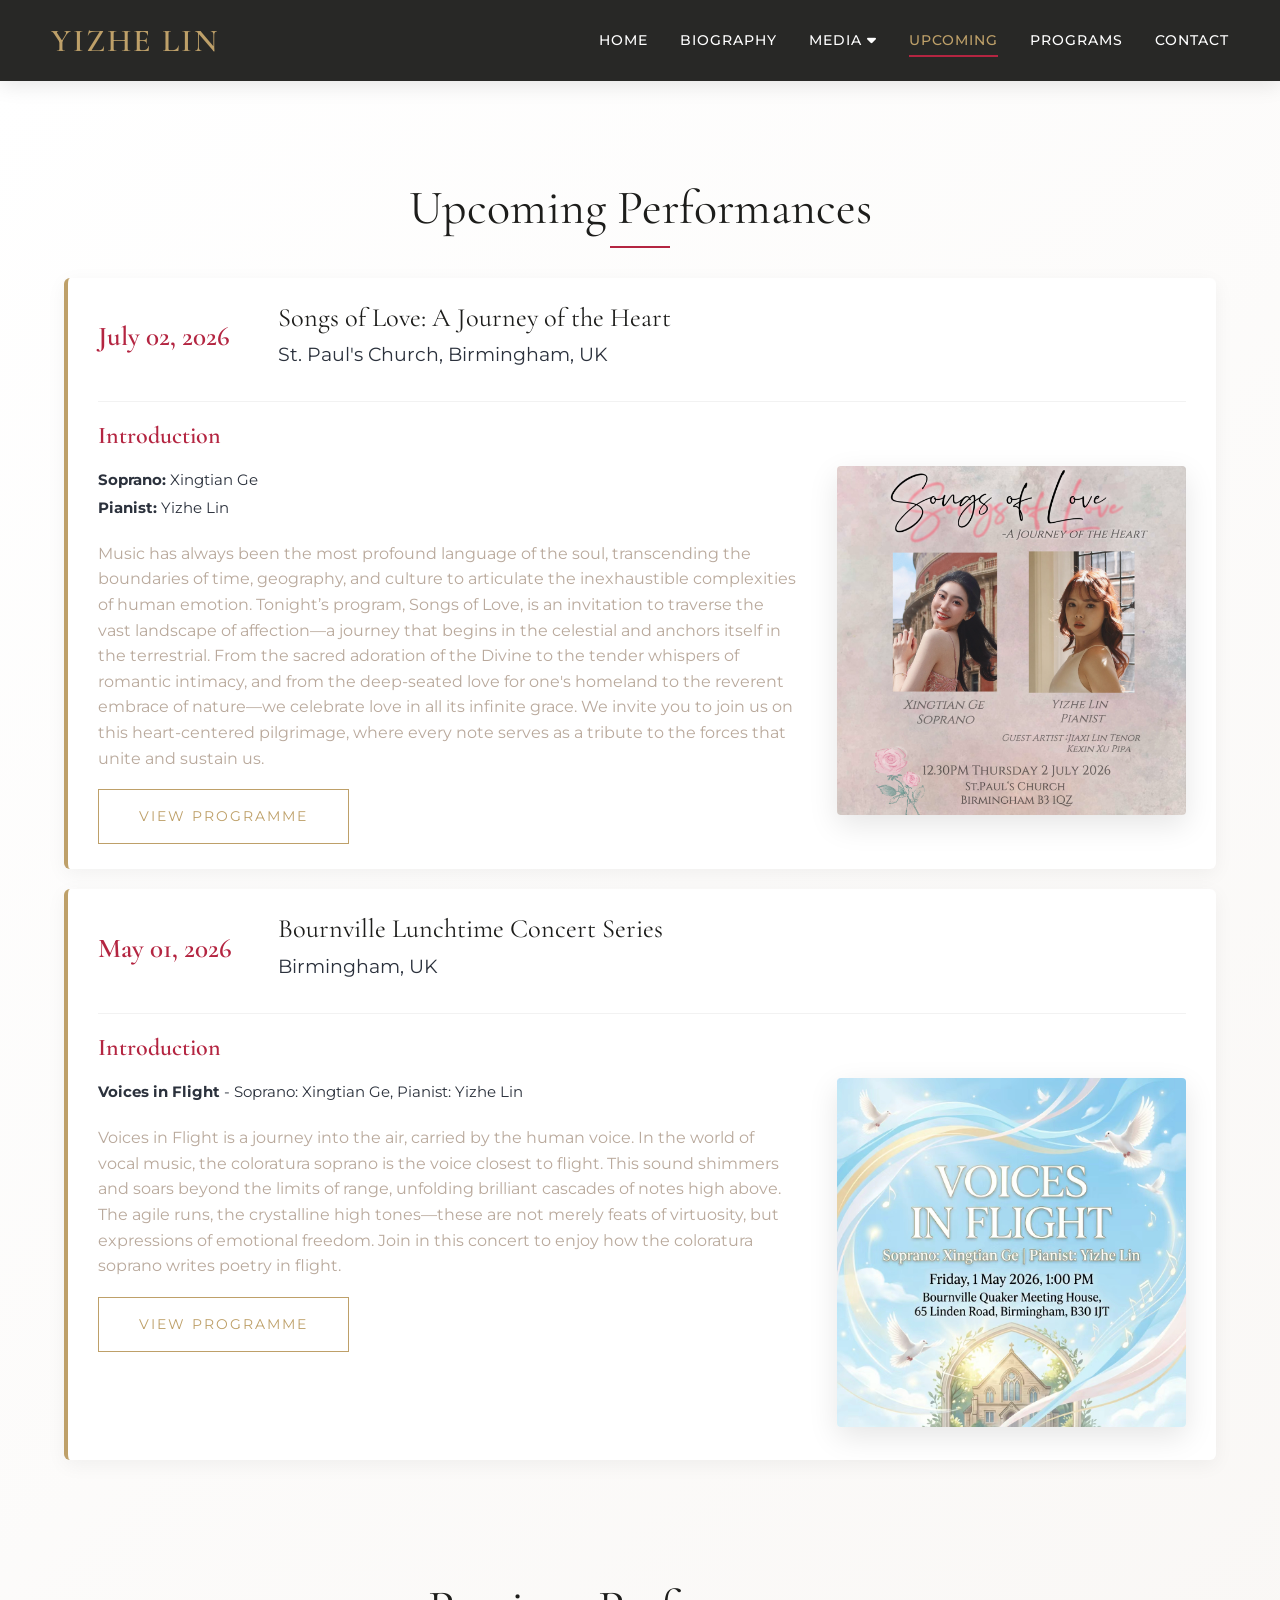
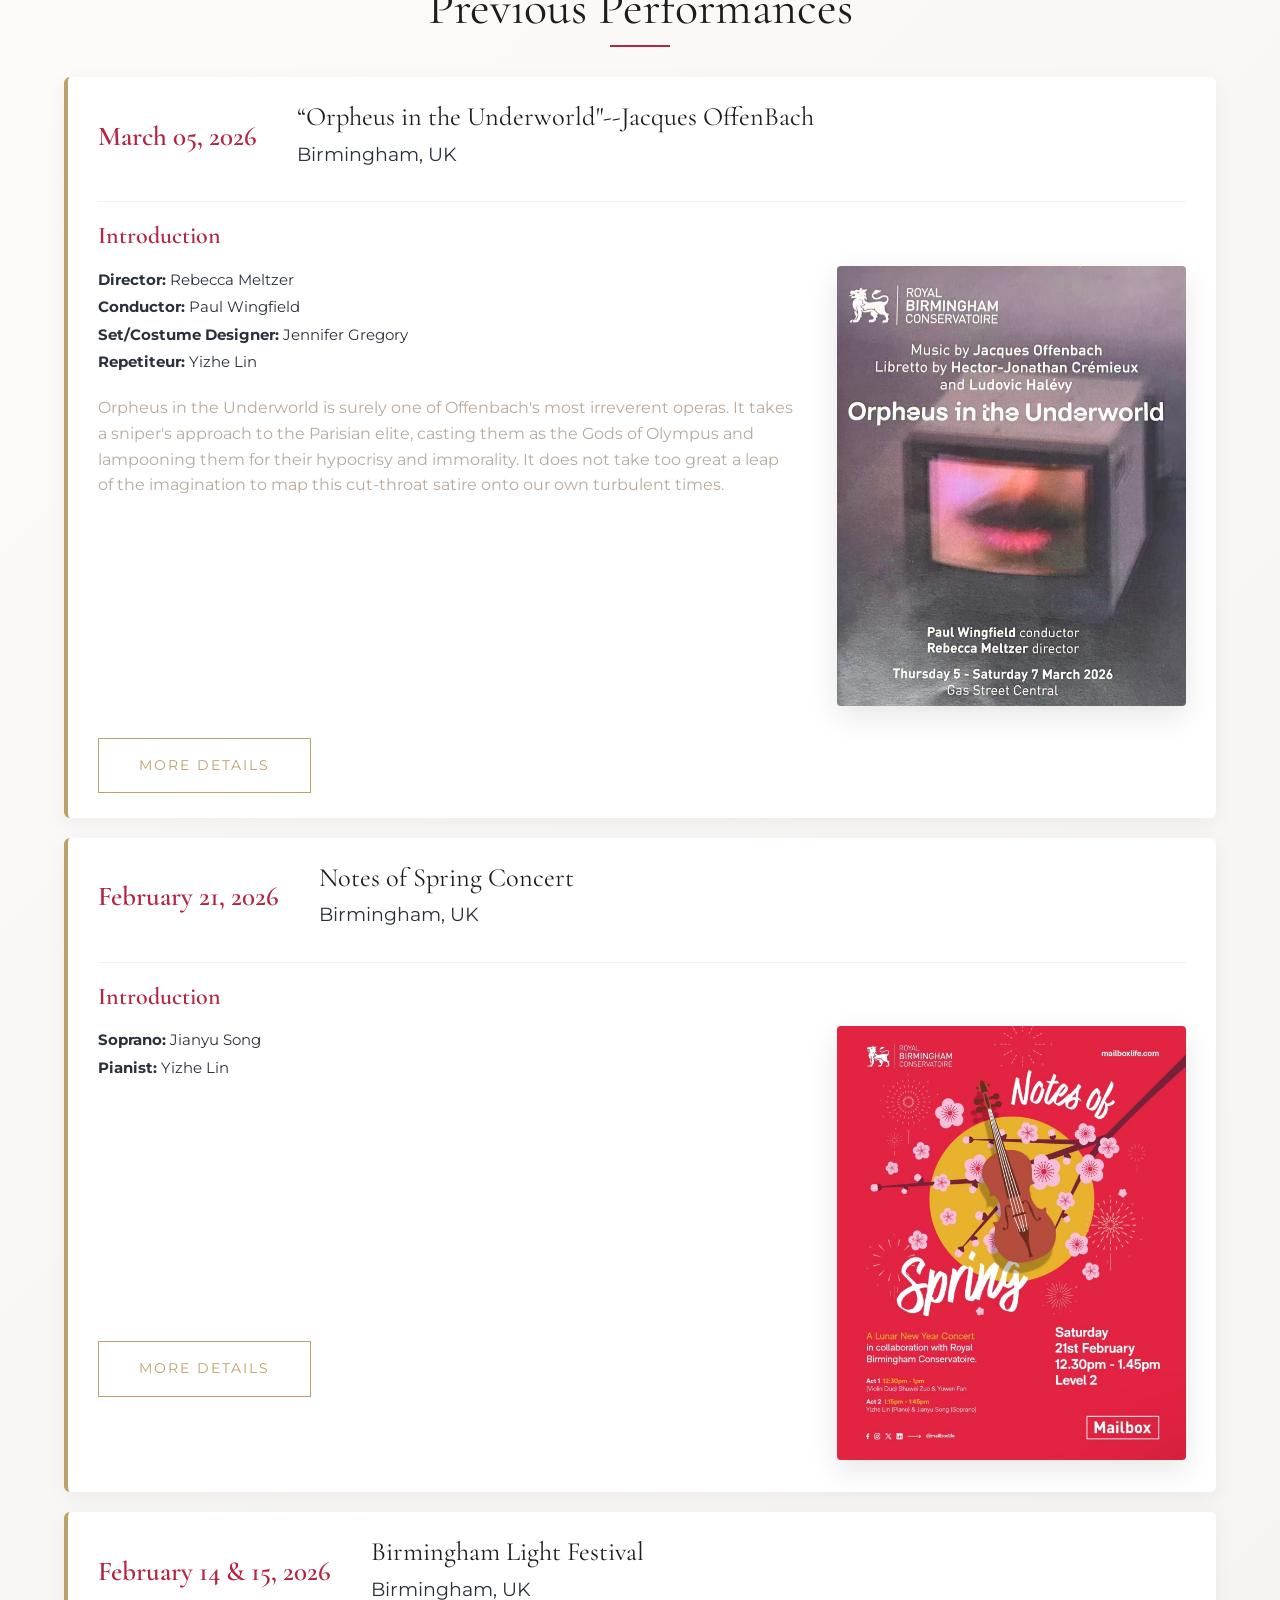
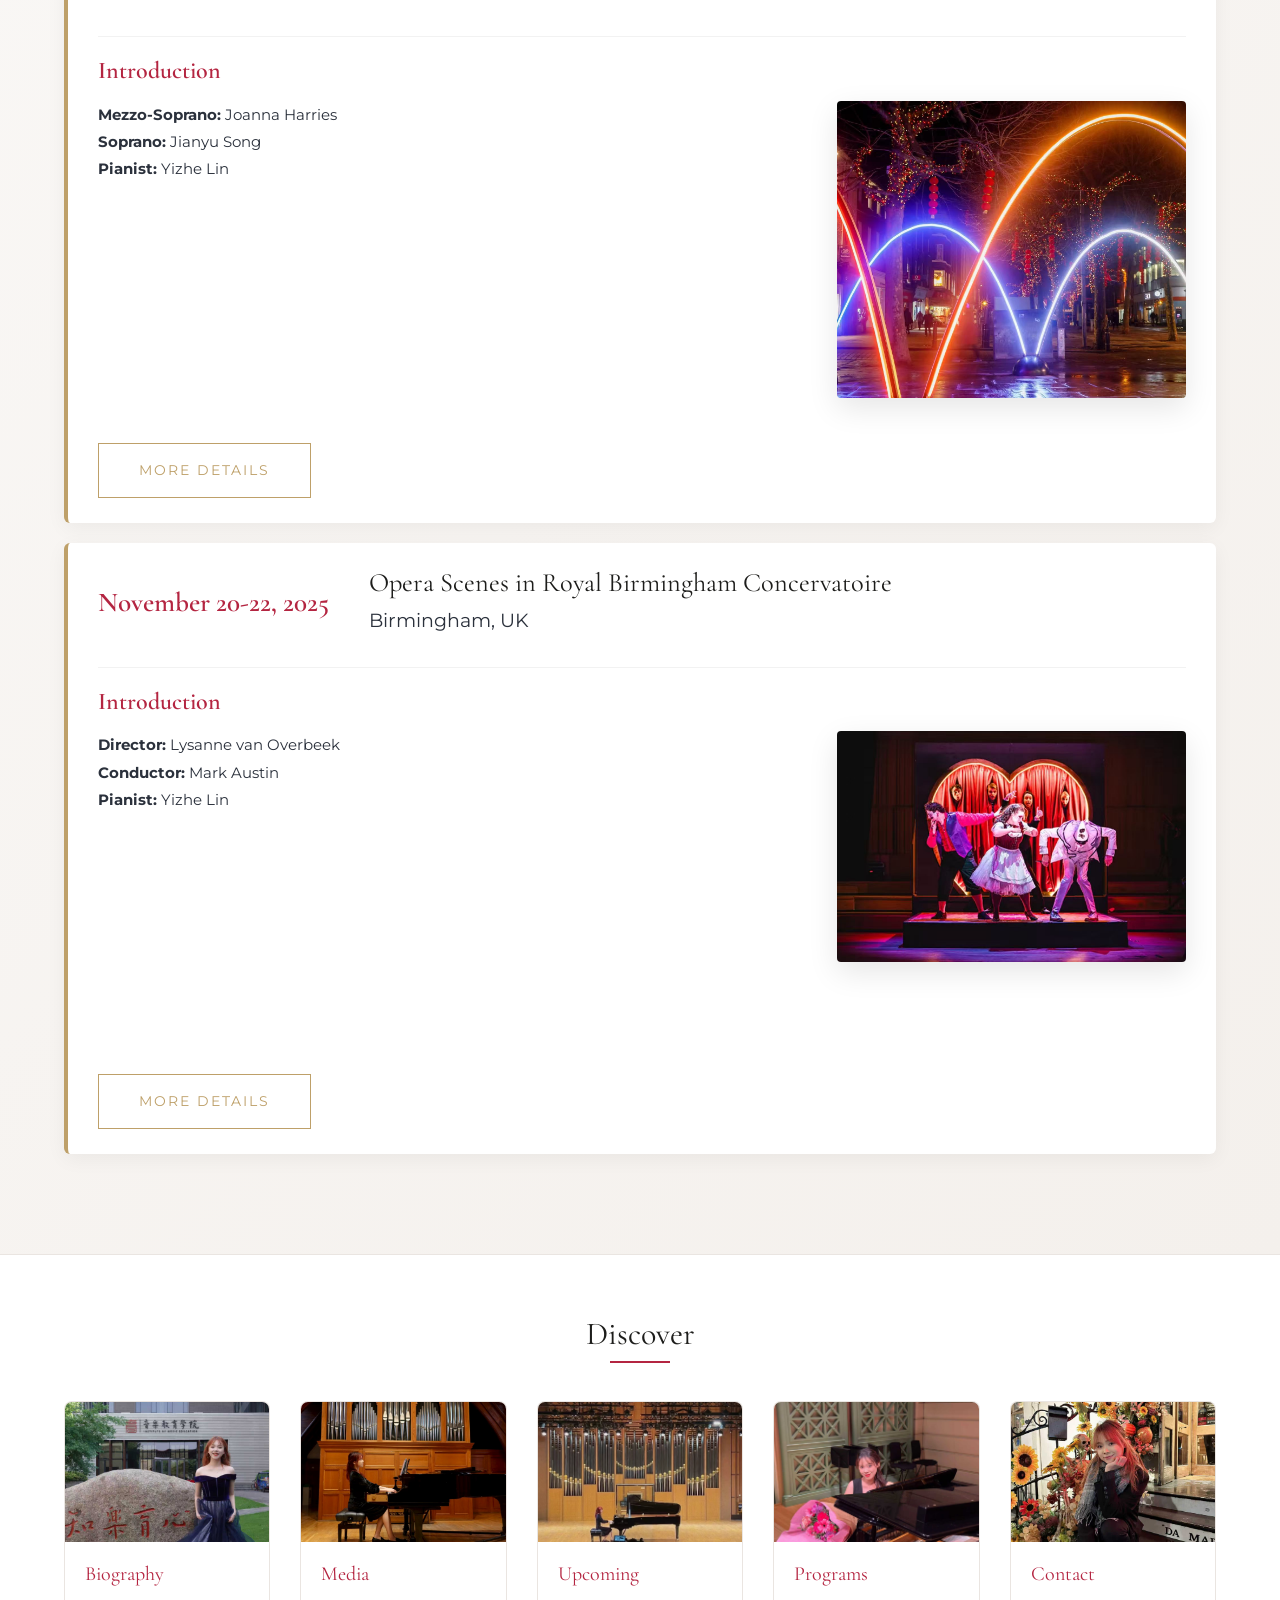
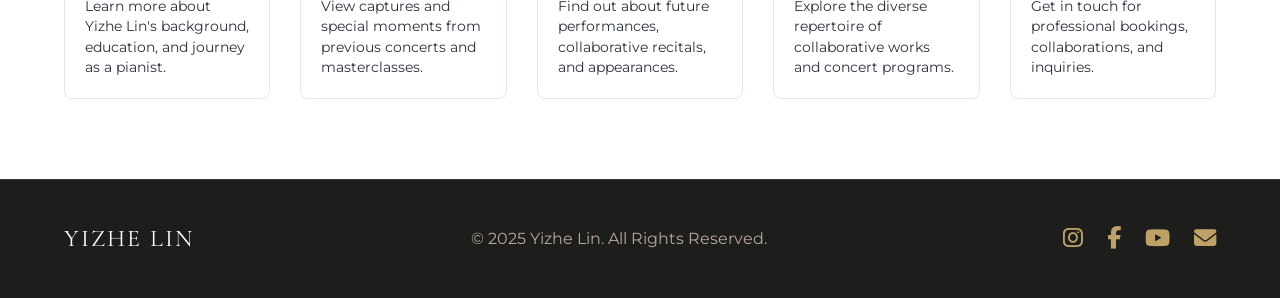
<file: upcoming.html>
<!DOCTYPE html>
<html lang="en">

<head>
    <meta charset="UTF-8">
    <meta name="viewport" content="width=device-width, initial-scale=1.0">
    <meta name="description" content="Lin Yizhe is a Collaborative Pianist and Opera Repetiteur.">
    <title>Yizhe Lin | Collaborative Pianist</title>
    <!-- Fonts and Icons -->
    <link rel="preconnect" href="https://fonts.googleapis.com">
    <link rel="preconnect" href="https://fonts.gstatic.com" crossorigin>
    <link
        href="https://fonts.googleapis.com/css2?family=Cormorant+Garamond:ital,wght@0,300;0,400;0,600;1,400&family=Montserrat:wght@300;400;500&display=swap"
        rel="stylesheet">
    <link rel="stylesheet" href="https://cdnjs.cloudflare.com/ajax/libs/font-awesome/6.4.0/css/all.min.css">
    <link rel="stylesheet" href="style.css">
</head>

<body>

    <!-- Sticky Navigation -->
    <header id="header" class="header">
        <div class="nav-container">
            <a href="index.html" class="logo">Yizhe Lin</a>
            <nav class="nav-links">
                <a href="index.html">Home</a>
                <a href="biography.html">Biography</a>
                <div class="nav-dropdown">
                    <a href="#" class="dropbtn active-exempt">Media <i class="fas fa-caret-down"></i></a>
                    <div class="dropdown-content">
                        <a href="gallery.html">Gallery</a>
                        <a href="video.html">Video</a>
                    </div>
                </div>
                <a href="upcoming.html">Upcoming</a>
                <a href="programs.html">Programs</a>
                <a href="contact.html">Contact</a>
            </nav>
            <div class="hamburger">
                <span></span>
                <span></span>
                <span></span>
            </div>
        </div>
    </header>

    <main style="min-height: calc(100vh - 100px); padding-top: 80px;">
        <!-- Upcoming Section -->
        <section id="upcoming" class="upcoming">
            <div class="container fade-in-up">
                <h2 class="section-title centered">Upcoming Performances</h2>
                <div class="events-list">

                    <div id="july-02-2026-programme" class="event-item expanded"
                        style="flex-direction: column; align-items: flex-start; scroll-margin-top: 120px;">
                        <div class="event-header"
                            style="display: flex; width: 100%; align-items: center; flex-wrap: wrap; gap: 20px;">
                            <div class="event-date">July 02, 2026</div>
                            <div class="event-details" style="flex: 1; min-width: 250px;">
                                <h4>Songs of Love: A Journey of the Heart</h4>
                                <p>St. Paul's Church, Birmingham, UK</p>
                            </div>
                        </div>

                        <!-- Program Details Placeholder -->
                        <div class="event-program-details"
                            style="margin-top: 30px; padding-top: 20px; border-top: 1px solid rgba(0,0,0,0.05); width: 100%;">
                            <h5
                                style="font-family: var(--font-heading); font-size: 1.5rem; font-weight: 600; margin-bottom: 15px; color: var(--color-crimson);">
                                Introduction</h5>
                            <div class="program-content"
                                style="display: flex; flex-wrap: wrap; gap: 40px; align-items: flex-start;">
                                <div class="program-text" style="flex: 2; min-width: 280px;">
                                    <!-- Placeholder for program text -->
                                    <ul
                                        style="list-style-type: none; padding-left: 0; color: var(--color-blue-grey); line-height: 1.8; font-size: 0.95rem;">
                                        <li><strong>Soprano:</strong>  Xingtian Ge</li>
                                        <li><strong>Pianist:</strong> Yizhe Lin</li>


                                    </ul>
                                    <p style="margin-top: 20px; color: var(--color-warm-grey); font-size: 1rem;">
                                        Music has always been the most profound language of the soul, transcending the boundaries of time, geography, and culture to articulate the inexhaustible complexities of human emotion. Tonight’s program, Songs of Love, is an invitation to traverse the vast landscape of affection—a journey that begins in the celestial and anchors itself in the terrestrial. From the sacred adoration of the Divine to the tender whispers of romantic intimacy, and from the deep-seated love for one's homeland to the reverent embrace of nature—we celebrate love in all its infinite grace. We invite you to join us on this heart-centered pilgrimage, where every note serves as a tribute to the forces that unite and sustain us.
                                    </p>
                                    <a href="up_prgm/up_prgm_July2.pdf" class="cta-button"
                                        style="margin-top: 18px;">View Programme</a>
                                </div>
                                <div class="program-image" style="flex: 1; min-width: 250px;">
                                    <!-- Placeholder for poster -->
                                    <img src="pic_01/upcoming_data/up_July2.jpg " alt="Performance Poster"
                                        style="width: 100%; height: auto; border-radius: 4px; box-shadow: 0 10px 30px rgba(0,0,0,0.1);">
                                </div>
                            </div>
                        </div>
                    </div>



                    <!--test part-->
                    <div id="may-01-2026-programme" class="event-item expanded"
                        style="flex-direction: column; align-items: flex-start; scroll-margin-top: 120px;">
                        <div class="event-header"
                            style="display: flex; width: 100%; align-items: center; flex-wrap: wrap; gap: 20px;">
                            <div class="event-date">May 01, 2026</div>
                            <div class="event-details" style="flex: 1; min-width: 250px;">
                                <h4>Bournville Lunchtime Concert Series</h4>
                                <p>Birmingham, UK</p>
                            </div>
                        </div>

                        <!-- Program Details Placeholder -->
                        <div class="event-program-details"
                            style="margin-top: 30px; padding-top: 20px; border-top: 1px solid rgba(0,0,0,0.05); width: 100%;">
                            <h5
                                style="font-family: var(--font-heading); font-size: 1.5rem; font-weight: 600; margin-bottom: 15px; color: var(--color-crimson);">
                                Introduction</h5>
                            <div class="program-content"
                                style="display: flex; flex-wrap: wrap; gap: 40px; align-items: flex-start;">
                                <div class="program-text" style="flex: 2; min-width: 280px;">
                                    <!-- Placeholder for program text -->
                                    <ul
                                        style="list-style-type: none; padding-left: 0; color: var(--color-blue-grey); line-height: 1.8; font-size: 0.95rem;">
                                        <li><strong>Voices in Flight</strong> - Soprano: Xingtian Ge, Pianist: Yizhe
                                            Lin</li>


                                    </ul>
                                    <p style="margin-top: 20px; color: var(--color-warm-grey); font-size: 1rem;">
                                        Voices in Flight is a journey into the air, carried by the human voice. In the
                                        world of vocal music, the coloratura soprano is the voice closest to flight.
                                        This
                                        sound shimmers and soars beyond the limits of range, unfolding brilliant
                                        cascades of
                                        notes high above. The agile runs, the crystalline high tones—these are not
                                        merely
                                        feats of virtuosity, but expressions of emotional freedom. Join in this concert
                                        to enjoy
                                        how the coloratura soprano writes poetry in flight.
                                    </p>
                                    <a href="up_prgm/up_prgm_May1.html" class="cta-button"
                                        style="margin-top: 18px;">View Programme</a>
                                </div>
                                <div class="program-image" style="flex: 1; min-width: 250px;">
                                    <!-- Placeholder for poster -->
                                    <img src="pic_01/upcoming_data/up_May1.jpg " alt="Performance Poster"
                                        style="width: 100%; height: auto; border-radius: 4px; box-shadow: 0 10px 30px rgba(0,0,0,0.1);">
                                </div>
                            </div>
                        </div>
                    </div>








                </div>
            </div>

            <div class="container fade-in-up">
                <div style="height: 120px;"></div>
                <h2 class="section-title centered">Previous Performances</h2>
                <div class="events-list">
                    <div id="march-05-2026-programme" class="event-item expanded"
                        style="flex-direction: column; align-items: flex-start; scroll-margin-top: 120px;">
                        <div class="event-header"
                            style="display: flex; width: 100%; align-items: center; flex-wrap: wrap; gap: 20px;">
                            <div class="event-date">March 05, 2026</div>
                            <div class="event-details" style="flex: 1; min-width: 250px;">
                                <h4>“Orpheus in the Underworld"--Jacques OffenBach</h4>
                                <p>Birmingham, UK</p>
                            </div>
                        </div>

                        <!-- Program Details Placeholder -->
                        <div class="event-program-details"
                            style="margin-top: 30px; padding-top: 20px; border-top: 1px solid rgba(0,0,0,0.05); width: 100%;">
                            <h5
                                style="font-family: var(--font-heading); font-size: 1.5rem; font-weight: 600; margin-bottom: 15px; color: var(--color-crimson);">
                                Introduction</h5>
                            <div class="program-content"
                                style="display: flex; flex-wrap: wrap; gap: 40px; align-items: flex-start;">
                                <div class="program-text" style="flex: 2; min-width: 280px;">
                                    <!-- Placeholder for program text -->
                                    <ul
                                        style="list-style-type: none; padding-left: 0; color: var(--color-blue-grey); line-height: 1.8; font-size: 0.95rem;">
                                        <li><strong>Director:</strong> Rebecca Meltzer
                                        </li>
                                        <li><strong> Conductor: </strong> Paul Wingfield
                                        </li>
                                        <li><strong>Set/Costume Designer:</strong> Jennifer Gregory
                                        </li>
                                        <li><strong> Repetiteur: </strong> Yizhe Lin
                                        </li>


                                    </ul>
                                    <p style="margin-top: 20px; color: var(--color-warm-grey); font-size: 1rem;">
                                        Orpheus in the Underworld is surely one of Offenbach's most irreverent operas.
                                        It takes a sniper's approach to the Parisian elite, casting them as the Gods of
                                        Olympus and lampooning them for their hypocrisy and immorality. It does not take
                                        too great a leap of the imagination to map this cut-throat satire onto our own
                                        turbulent times.


                                    </p>
                                    <a href="https://www.bcu.ac.uk/conservatoire/events-calendar/spring-opera-orpheus-in-the-underworld"
                                        class="cta-button" style="margin-top: 240px;">More Details</a>
                                </div>
                                <div class="program-image" style="flex: 1; min-width: 250px;">
                                    <!-- Placeholder for poster -->
                                    <img src="pic_01/upcoming_data/up_orpheus.jpg " alt="Performance Poster"
                                        style="width: 100%; height: auto; border-radius: 4px; box-shadow: 0 10px 30px rgba(0,0,0,0.1);">
                                </div>
                            </div>
                        </div>
                    </div>




                    <div id="march-05-2026-programme" class="event-item expanded"
                        style="flex-direction: column; align-items: flex-start; scroll-margin-top: 120px;">
                        <div class="event-header"
                            style="display: flex; width: 100%; align-items: center; flex-wrap: wrap; gap: 20px;">
                            <div class="event-date">February 21, 2026</div>
                            <div class="event-details" style="flex: 1; min-width: 250px;">
                                <h4>Notes of Spring Concert</h4>
                                <p>Birmingham, UK</p>
                            </div>
                        </div>

                        <!-- Program Details Placeholder -->
                        <div class="event-program-details"
                            style="margin-top: 30px; padding-top: 20px; border-top: 1px solid rgba(0,0,0,0.05); width: 100%;">
                            <h5
                                style="font-family: var(--font-heading); font-size: 1.5rem; font-weight: 600; margin-bottom: 15px; color: var(--color-crimson);">
                                Introduction</h5>
                            <div class="program-content"
                                style="display: flex; flex-wrap: wrap; gap: 40px; align-items: flex-start;">
                                <div class="program-text" style="flex: 2; min-width: 280px;">
                                    <!-- Placeholder for program text -->
                                    <ul
                                        style="list-style-type: none; padding-left: 0; color: var(--color-blue-grey); line-height: 1.8; font-size: 0.95rem;">
                                        <li><strong>Soprano:</strong> Jianyu Song
                                        </li>
                                        <li><strong> Pianist: </strong> Yizhe Lin
                                        </li>


                                    </ul>
                                    <p style="margin-top: 20px; color: var(--color-warm-grey); font-size: 1rem;">


                                    </p>
                                    <a href="https://www.instagram.com/p/DU-qFk7DF-3/?img_index=3&igsh=MXh0amxiOWJuY3U4cw=="
                                        class="cta-button" style="margin-top: 240px;">More Details</a>
                                </div>
                                <div class="program-image" style="flex: 1; min-width: 250px;">
                                    <!-- Placeholder for poster -->
                                    <img src="pic_01/upcoming_data/up_notes.jpg" alt="Performance Poster"
                                        style="width: 100%; height: auto; border-radius: 4px; box-shadow: 0 10px 30px rgba(0,0,0,0.1);">
                                </div>
                            </div>
                        </div>
                    </div>


                    <div id="march-05-2026-programme" class="event-item expanded"
                        style="flex-direction: column; align-items: flex-start; scroll-margin-top: 120px;">
                        <div class="event-header"
                            style="display: flex; width: 100%; align-items: center; flex-wrap: wrap; gap: 20px;">
                            <div class="event-date">February 14 & 15, 2026</div>
                            <div class="event-details" style="flex: 1; min-width: 250px;">
                                <h4>Birmingham Light Festival</h4>
                                <p>Birmingham, UK</p>
                            </div>
                        </div>

                        <!-- Program Details Placeholder -->
                        <div class="event-program-details"
                            style="margin-top: 30px; padding-top: 20px; border-top: 1px solid rgba(0,0,0,0.05); width: 100%;">
                            <h5
                                style="font-family: var(--font-heading); font-size: 1.5rem; font-weight: 600; margin-bottom: 15px; color: var(--color-crimson);">
                                Introduction</h5>
                            <div class="program-content"
                                style="display: flex; flex-wrap: wrap; gap: 40px; align-items: flex-start;">
                                <div class="program-text" style="flex: 2; min-width: 280px;">
                                    <!-- Placeholder for program text -->
                                    <ul
                                        style="list-style-type: none; padding-left: 0; color: var(--color-blue-grey); line-height: 1.8; font-size: 0.95rem;">
                                        <li><strong>Mezzo-Soprano:</strong> Joanna Harries
                                        </li>
                                        <li><strong>Soprano:</strong> Jianyu Song
                                        </li>
                                        <li><strong> Pianist: </strong> Yizhe Lin
                                        </li>


                                    </ul>
                                    <p style="margin-top: 20px; color: var(--color-warm-grey); font-size: 1rem;">


                                    </p>
                                    <a href="https://www.instagram.com/p/DUoD6RsjC1d/?igsh=c3Jsdml3ajVxYXJ0"
                                        class="cta-button" style="margin-top: 240px;">More Details</a>
                                </div>
                                <div class="program-image" style="flex: 1; min-width: 250px;">
                                    <!-- Placeholder for poster -->
                                    <img src="pic_01/upcoming_data/up_light.jpg" alt="Performance Poster"
                                        style="width: 100%; height: auto; border-radius: 4px; box-shadow: 0 10px 30px rgba(0,0,0,0.1);">
                                </div>
                            </div>
                        </div>
                    </div>


                    <div id="march-05-2026-programme" class="event-item expanded"
                        style="flex-direction: column; align-items: flex-start; scroll-margin-top: 120px;">
                        <div class="event-header"
                            style="display: flex; width: 100%; align-items: center; flex-wrap: wrap; gap: 20px;">
                            <div class="event-date">November 20-22, 2025</div>
                            <div class="event-details" style="flex: 1; min-width: 250px;">
                                <h4>Opera Scenes in Royal Birmingham Concervatoire</h4>
                                <p>Birmingham, UK</p>
                            </div>
                        </div>

                        <!-- Program Details Placeholder -->
                        <div class="event-program-details"
                            style="margin-top: 30px; padding-top: 20px; border-top: 1px solid rgba(0,0,0,0.05); width: 100%;">
                            <h5
                                style="font-family: var(--font-heading); font-size: 1.5rem; font-weight: 600; margin-bottom: 15px; color: var(--color-crimson);">
                                Introduction</h5>
                            <div class="program-content"
                                style="display: flex; flex-wrap: wrap; gap: 40px; align-items: flex-start;">
                                <div class="program-text" style="flex: 2; min-width: 280px;">
                                    <!-- Placeholder for program text -->
                                    <ul
                                        style="list-style-type: none; padding-left: 0; color: var(--color-blue-grey); line-height: 1.8; font-size: 0.95rem;">
                                        <li><strong>Director:</strong> Lysanne van Overbeek
                                        </li>
                                        <li><strong>Conductor:</strong> Mark Austin
                                        </li>
                                        <li><strong> Pianist: </strong> Yizhe Lin
                                        </li>


                                    </ul>
                                    <p style="margin-top: 20px; color: var(--color-warm-grey); font-size: 1rem;">


                                    </p>
                                    <a href="https://www.bcu.ac.uk/conservatoire/events-calendar/rbc-opera-scenes-20-22-11-2025"
                                        class="cta-button" style="margin-top: 240px;">More Details</a>
                                </div>
                                <div class="program-image" style="flex: 1; min-width: 250px;">
                                    <!-- Placeholder for poster -->
                                    <img src="pic_01/upcoming_data/up_opera.jpg" alt="Performance Poster"
                                        style="width: 100%; height: auto; border-radius: 4px; box-shadow: 0 10px 30px rgba(0,0,0,0.1);">
                                </div>
                            </div>
                        </div>
                    </div>


                </div>
            </div>


        </section>









        <!-- Explore More Section (Rich Cards) -->
        <section class="explore-more">
            <div class="container">
                <h3 class="section-title centered" style="font-size: 2rem; margin-bottom: 3rem;">Discover</h3>
                <div class="explore-grid rich">
                    <a href="biography.html" class="rich-card">
                        <div class="rich-img"
                            style="background-image: url('pic_01/Day_01.jpg'); background-position: center center;">
                        </div>
                        <div class="rich-content">
                            <h4>Biography</h4>
                            <p>Learn more about Yizhe Lin's background, education, and journey as a pianist.</p>
                        </div>
                    </a>
                    <a href="gallery.html" class="rich-card">
                        <div class="rich-img" style="background-image: url('pic_01/con_00.jpg');"></div>
                        <div class="rich-content">
                            <h4>Media</h4>
                            <p>View captures and special moments from previous concerts and masterclasses.</p>
                        </div>
                    </a>
                    <a href="upcoming.html" class="rich-card">
                        <div class="rich-img" style="background-image: url('pic_01/con_01.jpg');"></div>
                        <div class="rich-content">
                            <h4>Upcoming</h4>
                            <p>Find out about future performances, collaborative recitals, and appearances.</p>
                        </div>
                    </a>
                    <a href="programs.html" class="rich-card">
                        <div class="rich-img"
                            style="background-image: url('pic_01/pgm_01.jpg'); background-position: center center;">
                        </div>
                        <div class="rich-content">
                            <h4>Programs</h4>
                            <p>Explore the diverse repertoire of collaborative works and concert programs.</p>
                        </div>
                    </a>
                    <a href="contact.html" class="rich-card">
                        <div class="rich-img"
                            style="background-image: url('pic_01/Day_04.jpg'); background-position: center center;">
                        </div>
                        <div class="rich-content">
                            <h4>Contact</h4>
                            <p>Get in touch for professional bookings, collaborations, and inquiries.</p>
                        </div>
                    </a>
                </div>
            </div>
        </section>
    </main>





    <footer class="footer">
        <div class="container">
            <div class="footer-content">
                <div class="brand">Yizhe Lin</div>
                <div class="copyright">&copy; 2025 Yizhe Lin. All Rights Reserved.</div>
                <div class="socials">
                    <a href="https://www.instagram.com/yizhelin1102?igsh=MWNqbjdmenQ5Z2txcg%3D%3D&utm_source=qr"
                        target="_blank" aria-label="Instagram"><i class="fab fa-instagram"></i></a>
                    <a href="https://www.facebook.com/share/1EGCfntgxn/?mibextid=wwXIfr" target="_blank"
                        aria-label="Facebook"><i class="fab fa-facebook-f"></i></a>
                    <a href="http://www.youtube.com/@yizhelin7931" target="_blank" aria-label="YouTube"><i
                            class="fab fa-youtube"></i></a>
                    <a href="mailto:13651405618@163.com" aria-label="Email"><i class="fas fa-envelope"></i></a>
                </div>
            </div>
        </div>
    </footer>


    <!-- Lightbox Modal -->
    <div id="lightbox" class="lightbox">
        <span class="lightbox-close">&times;</span>
        <div class="lightbox-content" id="lightbox-content"></div>
    </div>

    <script src="script.js"></script>
</body>

</html>
</file>
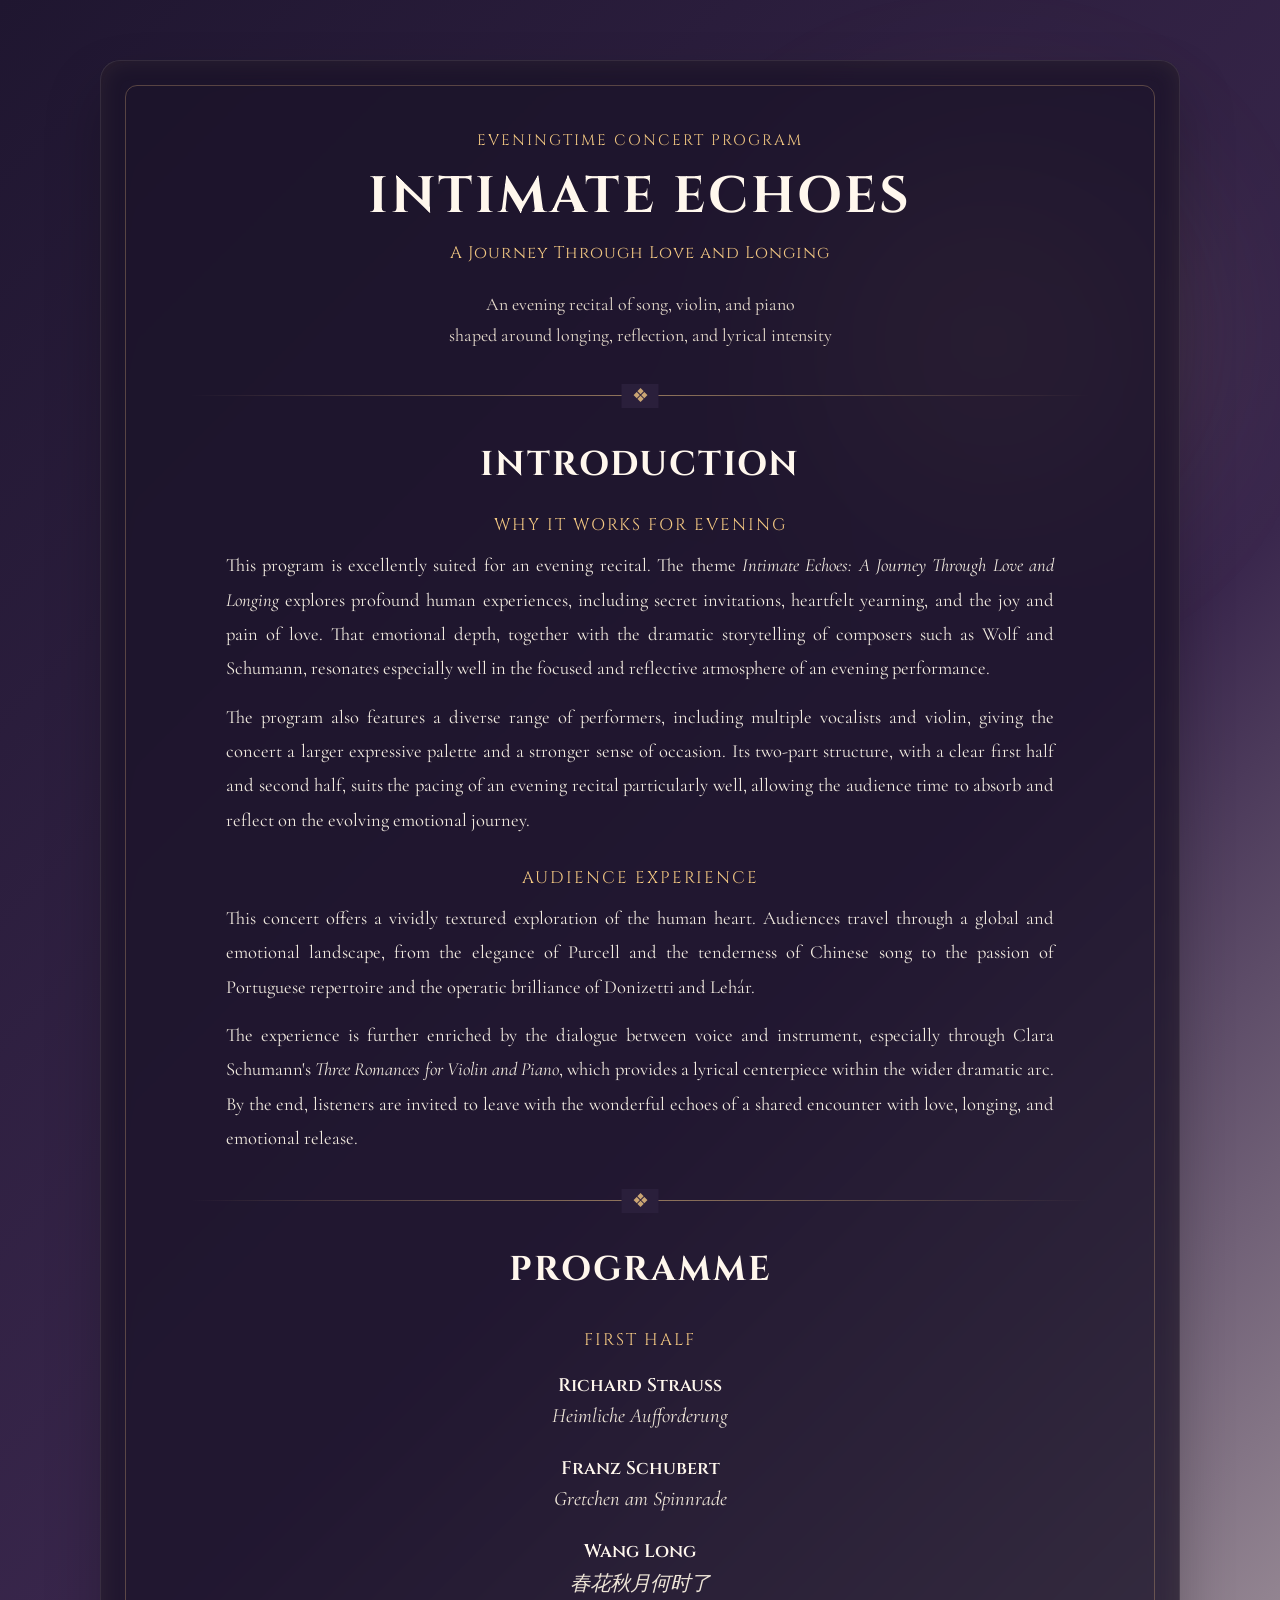
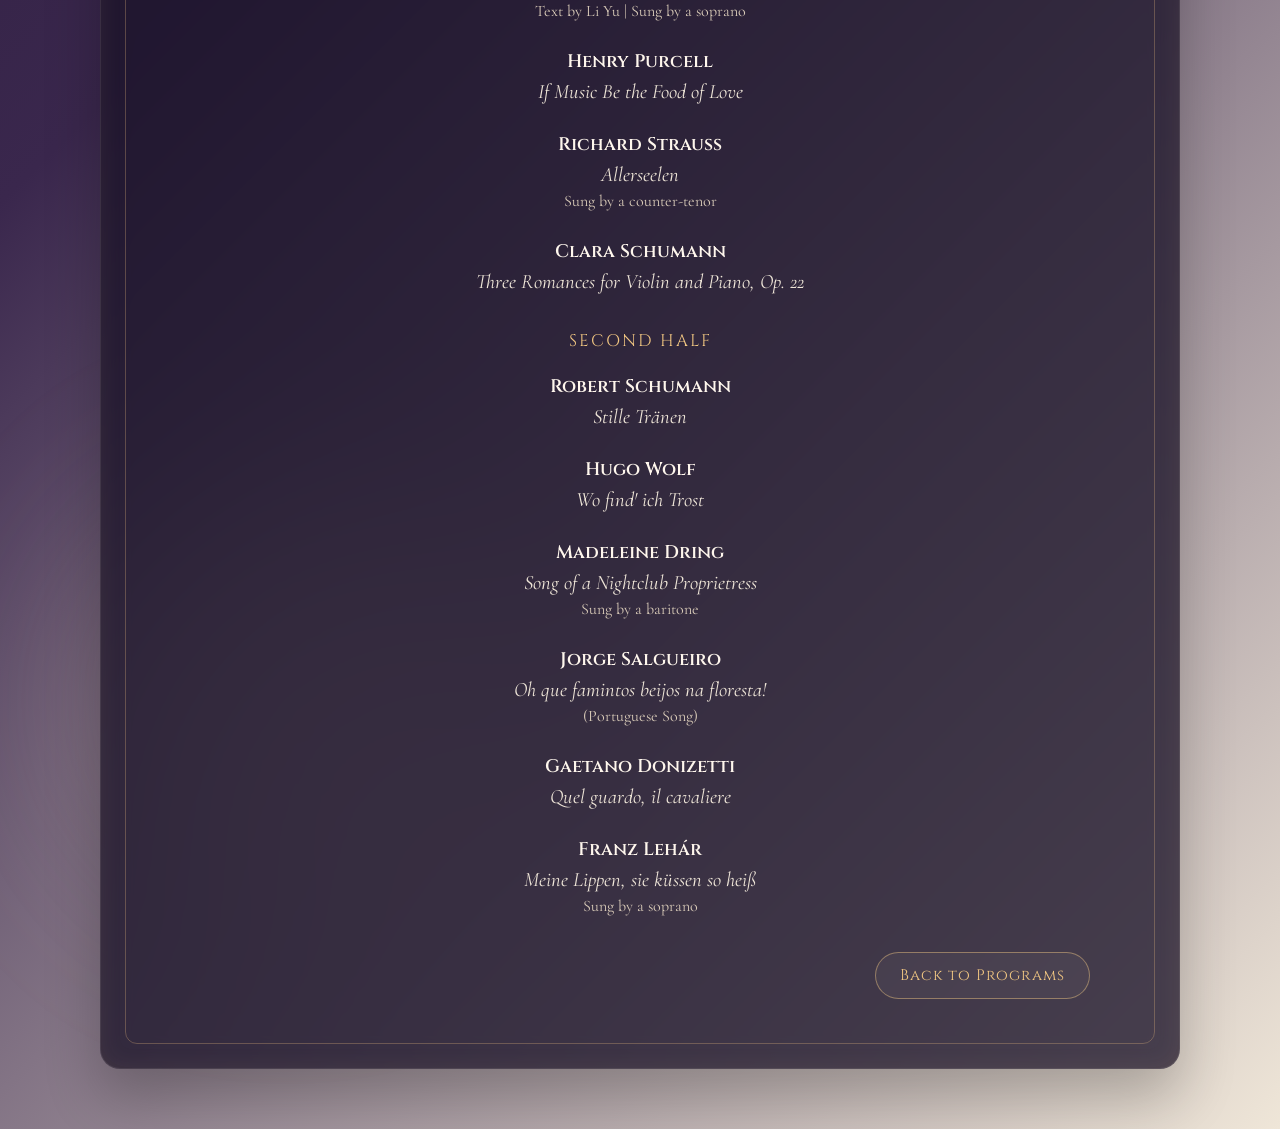
<file: prgm/eveningtime_concert_program.html>
<!DOCTYPE html>
<html lang="en">

<head>
    <meta charset="UTF-8">
    <meta name="viewport" content="width=device-width, initial-scale=1.0">
    <title>Eveningtime Concert Program | Intimate Echoes</title>
    <style>
        @import url('https://fonts.googleapis.com/css2?family=Cinzel:wght@400;600&family=Cormorant+Garamond:ital,wght@0,400;0,600;1,400&display=swap');

        body {
            margin: 0;
            padding: 0;
            min-height: 100vh;
            background: linear-gradient(135deg, #1f1630 0%, #3a274d 45%, #efe6d8 100%);
            font-family: 'Cormorant Garamond', serif;
            color: #f8f3eb;
            display: flex;
            justify-content: center;
            align-items: center;
            position: relative;
            overflow-x: hidden;
        }

        .glow {
            position: absolute;
            border-radius: 50%;
            filter: blur(90px);
            z-index: 0;
        }

        .glow-1 {
            top: 6%;
            right: 10%;
            width: 340px;
            height: 340px;
            background: rgba(242, 199, 130, 0.18);
        }

        .glow-2 {
            bottom: 8%;
            left: 6%;
            width: 420px;
            height: 420px;
            background: rgba(238, 214, 189, 0.18);
        }

        .programme-container {
            width: 100%;
            max-width: 900px;
            margin: 60px 20px;
            background: rgba(28, 20, 42, 0.78);
            backdrop-filter: blur(14px);
            -webkit-backdrop-filter: blur(14px);
            border-radius: 20px;
            box-shadow: 0 28px 56px rgba(0, 0, 0, 0.24),
                inset 0 0 0 1px rgba(255, 255, 255, 0.08),
                inset 0 0 24px rgba(242, 199, 130, 0.08);
            padding: 70px 90px;
            position: relative;
            z-index: 1;
        }

        .programme-container::after {
            content: '';
            position: absolute;
            top: 25px;
            right: 25px;
            bottom: 25px;
            left: 25px;
            border: 1px solid rgba(242, 199, 130, 0.28);
            border-radius: 12px;
            pointer-events: none;
        }

        .header {
            text-align: center;
            margin-bottom: 40px;
        }

        .eyebrow {
            font-family: 'Cinzel', serif;
            font-size: 0.95rem;
            letter-spacing: 2px;
            color: #f2c782;
            text-transform: uppercase;
            margin-bottom: 16px;
        }

        h1 {
            font-family: 'Cinzel', serif;
            font-size: 3.2rem;
            color: #fff7ed;
            margin: 0 0 15px 0;
            letter-spacing: 3px;
            line-height: 1.18;
        }

        .performers {
            font-family: 'Cinzel', serif;
            font-size: 1.05rem;
            color: #f2c782;
            margin-bottom: 25px;
            letter-spacing: 1px;
        }

        .event-details {
            font-size: 1.12rem;
            color: #e7dccd;
            margin-top: 25px;
            line-height: 1.7;
        }

        .divider {
            height: 1px;
            background: linear-gradient(90deg, transparent, rgba(242, 199, 130, 0.55), transparent);
            margin: 45px 0;
            position: relative;
        }

        .divider::after {
            content: '❖';
            position: absolute;
            top: 50%;
            left: 50%;
            transform: translate(-50%, -50%);
            color: rgba(242, 199, 130, 0.8);
            font-size: 1.2rem;
            background: #2a1f3b;
            padding: 0 10px;
        }

        .description {
            font-size: 1.22rem;
            line-height: 1.85;
            text-align: justify;
            text-justify: inter-word;
            color: #f1eadf;
            margin: 0 auto;
            max-width: 92%;
        }

        .description::first-letter {
            font-size: 3rem;
            font-family: 'Cinzel', serif;
            color: #f2c782;
            float: left;
            margin-right: 8px;
            line-height: 1;
            padding-top: 4px;
        }

        .programme-section {
            text-align: center;
        }

        .rationale-section {
            max-width: 92%;
            margin: 0 auto;
            color: #f1eadf;
        }

        .rationale-group {
            margin-bottom: 30px;
        }

        .rationale-heading {
            font-family: 'Cinzel', serif;
            font-size: 1.05rem;
            letter-spacing: 2px;
            text-transform: uppercase;
            color: #f2c782;
            margin-bottom: 12px;
        }

        .rationale-section p {
            font-size: 1.16rem;
            line-height: 1.85;
            margin: 0 0 14px;
            text-align: justify;
            text-justify: inter-word;
            color: #f1eadf;
        }

        h2 {
            font-family: 'Cinzel', serif;
            font-size: 2.15rem;
            color: #fff7ed;
            margin-bottom: 26px;
            letter-spacing: 2px;
        }

        .programme-subtitle {
            font-family: 'Cinzel', serif;
            font-size: 1.05rem;
            letter-spacing: 2px;
            text-transform: uppercase;
            color: #f2c782;
            margin: 36px 0 22px;
        }

        .programme-list {
            list-style: none;
            padding: 0;
            margin: 0;
            text-align: center;
        }

        .programme-item {
            margin-bottom: 28px;
            transition: transform 0.3s ease;
        }

        .programme-item:hover {
            transform: translateY(-2px);
        }

        .composer {
            display: block;
            font-family: 'Cinzel', serif;
            font-weight: 600;
            font-size: 1.14rem;
            color: #fff7ed;
            margin-bottom: 5px;
        }

        .piece {
            display: block;
            font-size: 1.28rem;
            color: #efe6d8;
            font-style: italic;
        }

        .note {
            display: block;
            font-size: 1rem;
            color: #d9cbb8;
            margin-top: 4px;
        }

        .back-link {
            display: inline-block;
            padding: 12px 24px;
            border: 1px solid rgba(242, 199, 130, 0.45);
            border-radius: 999px;
            color: #f2c782;
            text-decoration: none;
            font-family: 'Cinzel', serif;
            font-size: 0.95rem;
            letter-spacing: 1px;
            transition: all 0.3s ease;
            background: rgba(255, 255, 255, 0.04);
        }

        .back-link:hover {
            background: #f2c782;
            color: #2a1f3b;
            transform: translateY(-1px);
            box-shadow: 0 10px 24px rgba(242, 199, 130, 0.18);
        }

        .back-link-row {
            margin-top: 36px;
            text-align: right;
        }

        @media (max-width: 768px) {
            .programme-container {
                margin: 20px;
                padding: 40px 30px;
            }

            .programme-container::after {
                top: 15px;
                right: 15px;
                bottom: 15px;
                left: 15px;
            }

            h1 {
                font-size: 2.2rem;
            }

            .description {
                max-width: 100%;
            }
        }
    </style>
</head>

<body>
    <div class="glow glow-1"></div>
    <div class="glow glow-2"></div>

    <div class="programme-container">
        <div class="header">
            <div class="eyebrow">Eveningtime Concert Program</div>
            <h1>INTIMATE ECHOES</h1>
            <div class="performers">A Journey Through Love and Longing</div>

            <div class="event-details">
                An evening recital of song, violin, and piano<br>
                shaped around longing, reflection, and lyrical intensity
            </div>
        </div>



        <div class="divider"></div>

        <div class="programme-section">
            <h2>INTRODUCTION</h2>
            <div class="rationale-section">
                <div class="rationale-group">
                    <div class="rationale-heading">Why It Works for Evening</div>
                    <p>This program is excellently suited for an evening recital. The theme <em>Intimate Echoes: A
                            Journey Through Love and Longing</em> explores profound human experiences, including secret
                        invitations, heartfelt yearning, and the joy and pain of love. That emotional depth, together
                        with the dramatic storytelling of composers such as Wolf and Schumann, resonates especially well
                        in the focused and reflective atmosphere of an evening performance.</p>
                    <p>The program also features a diverse range of performers, including multiple vocalists and violin,
                        giving the concert a larger expressive palette and a stronger sense of occasion. Its two-part
                        structure, with a clear first half and second half, suits the pacing of an evening recital
                        particularly well, allowing the audience time to absorb and reflect on the evolving emotional
                        journey.</p>
                </div>

                <div class="rationale-group">
                    <div class="rationale-heading">Audience Experience</div>
                    <p>This concert offers a vividly textured exploration of the human heart. Audiences travel through a
                        global and emotional landscape, from the elegance of Purcell and the tenderness of Chinese song
                        to the passion of Portuguese repertoire and the operatic brilliance of Donizetti and
                        Leh&aacute;r.</p>
                    <p>The experience is further enriched by the dialogue between voice and instrument, especially
                        through Clara Schumann's <em>Three Romances for Violin and Piano</em>, which provides a lyrical
                        centerpiece within the wider dramatic arc. By the end, listeners are invited to leave with the
                        wonderful echoes of a shared encounter with love, longing, and emotional release.</p>
                </div>
            </div>
        </div>

        <div class="divider"></div>

        <div class="programme-section">
            <h2>PROGRAMME</h2>

            <div class="programme-subtitle">First Half</div>
            <ul class="programme-list">
                <li class="programme-item">
                    <span class="composer">Richard Strauss</span>
                    <span class="piece">Heimliche Aufforderung</span>
                </li>
                <li class="programme-item">
                    <span class="composer">Franz Schubert</span>
                    <span class="piece">Gretchen am Spinnrade</span>
                </li>
                <li class="programme-item">
                    <span class="composer">Wang Long</span>
                    <span class="piece">春花秋月何时了</span>
                    <span class="note">Text by Li Yu | Sung by a soprano</span>
                </li>
                <li class="programme-item">
                    <span class="composer">Henry Purcell</span>
                    <span class="piece">If Music Be the Food of Love</span>
                </li>
                <li class="programme-item">
                    <span class="composer">Richard Strauss</span>
                    <span class="piece">Allerseelen</span>
                    <span class="note">Sung by a counter-tenor</span>
                </li>
                <li class="programme-item">
                    <span class="composer">Clara Schumann</span>
                    <span class="piece">Three Romances for Violin and Piano, Op. 22</span>
                </li>
            </ul>

            <div class="programme-subtitle">Second Half</div>
            <ul class="programme-list">
                <li class="programme-item">
                    <span class="composer">Robert Schumann</span>
                    <span class="piece">Stille Tr&auml;nen</span>
                </li>
                <li class="programme-item">
                    <span class="composer">Hugo Wolf</span>
                    <span class="piece">Wo find' ich Trost</span>
                </li>
                <li class="programme-item">
                    <span class="composer">Madeleine Dring</span>
                    <span class="piece">Song of a Nightclub Proprietress</span>
                    <span class="note">Sung by a baritone</span>
                </li>
                <li class="programme-item">
                    <span class="composer">Jorge Salgueiro</span>
                    <span class="piece">Oh que famintos beijos na floresta!</span>
                    <span class="note">(Portuguese Song)</span>
                </li>
                <li class="programme-item">
                    <span class="composer">Gaetano Donizetti</span>
                    <span class="piece">Quel guardo, il cavaliere</span>
                </li>
                <li class="programme-item">
                    <span class="composer">Franz Leh&aacute;r</span>
                    <span class="piece">Meine Lippen, sie k&uuml;ssen so hei&szlig;</span>
                    <span class="note">Sung by a soprano</span>
                </li>
            </ul>

            <div class="back-link-row">
                <a href="../programs.html#eveningtime-concert-program" class="back-link">Back to Programs</a>
            </div>
        </div>
    </div>
</body>

</html>
</file>
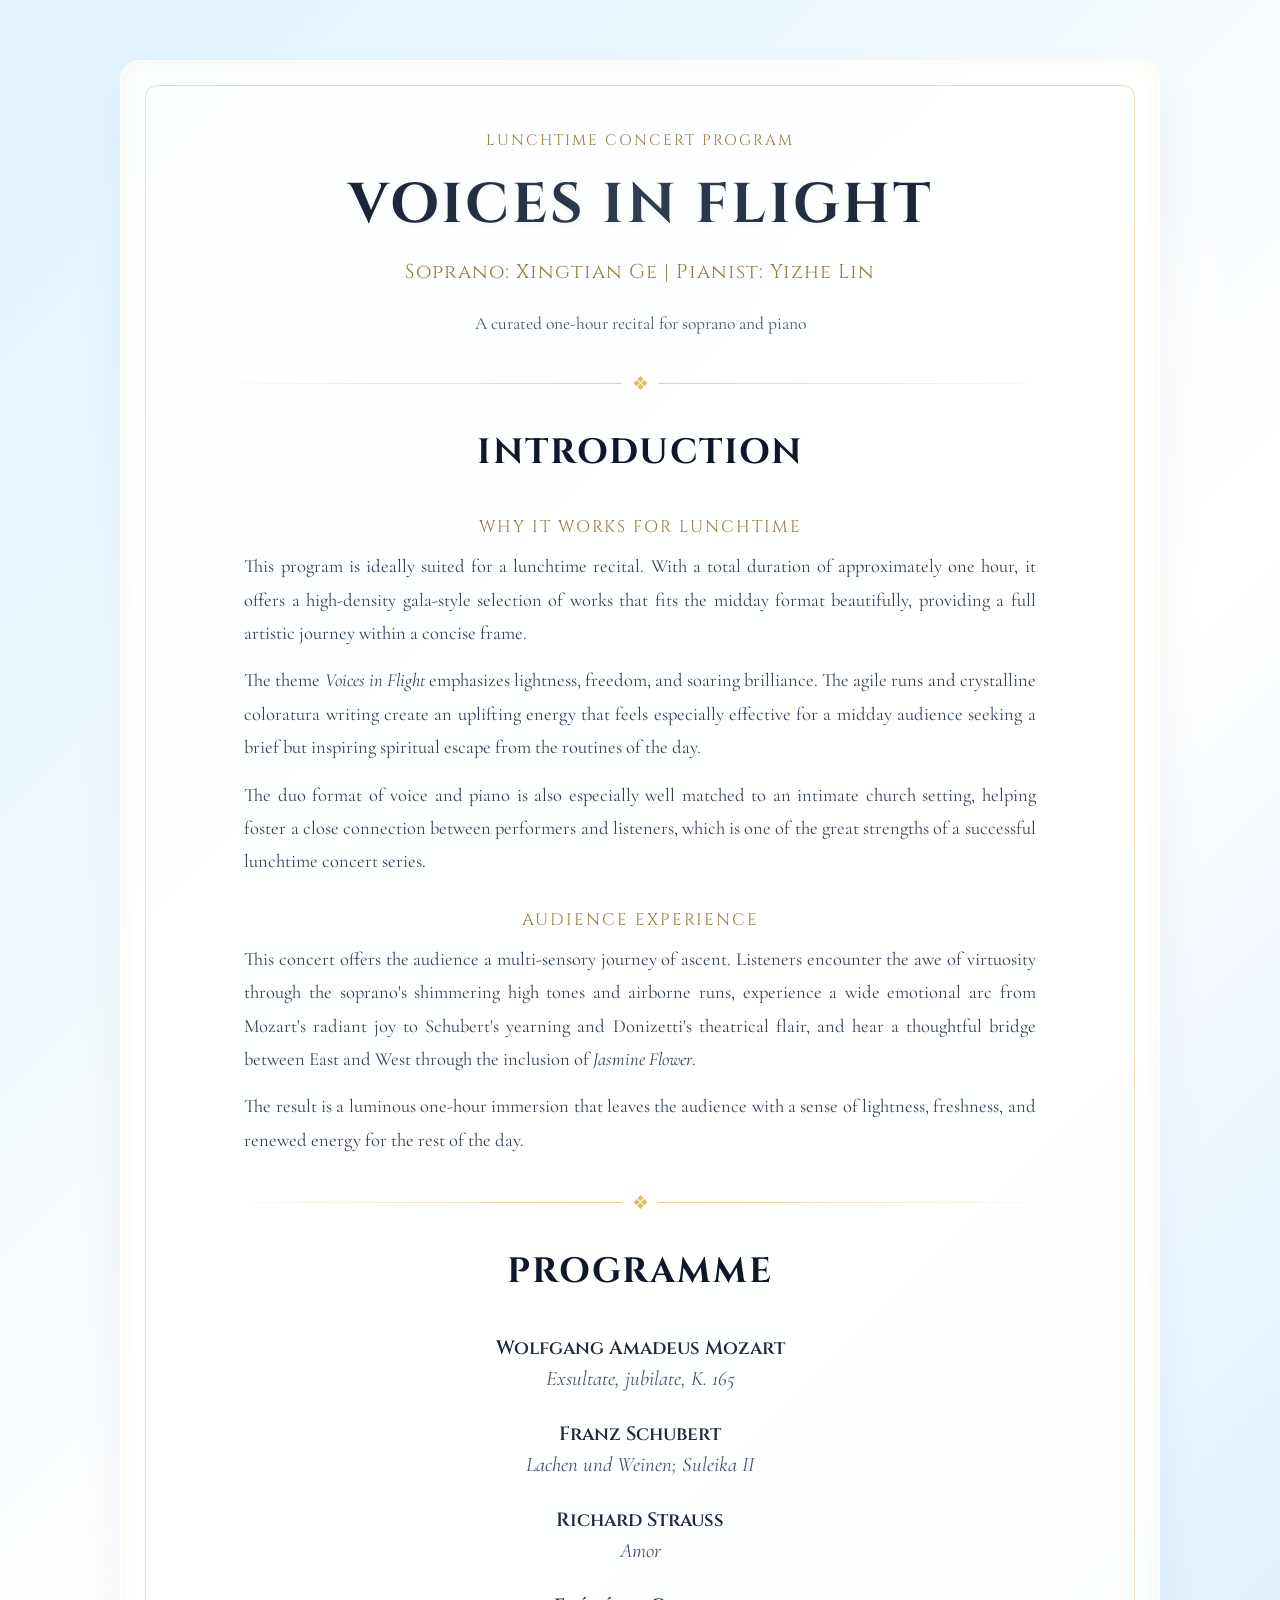
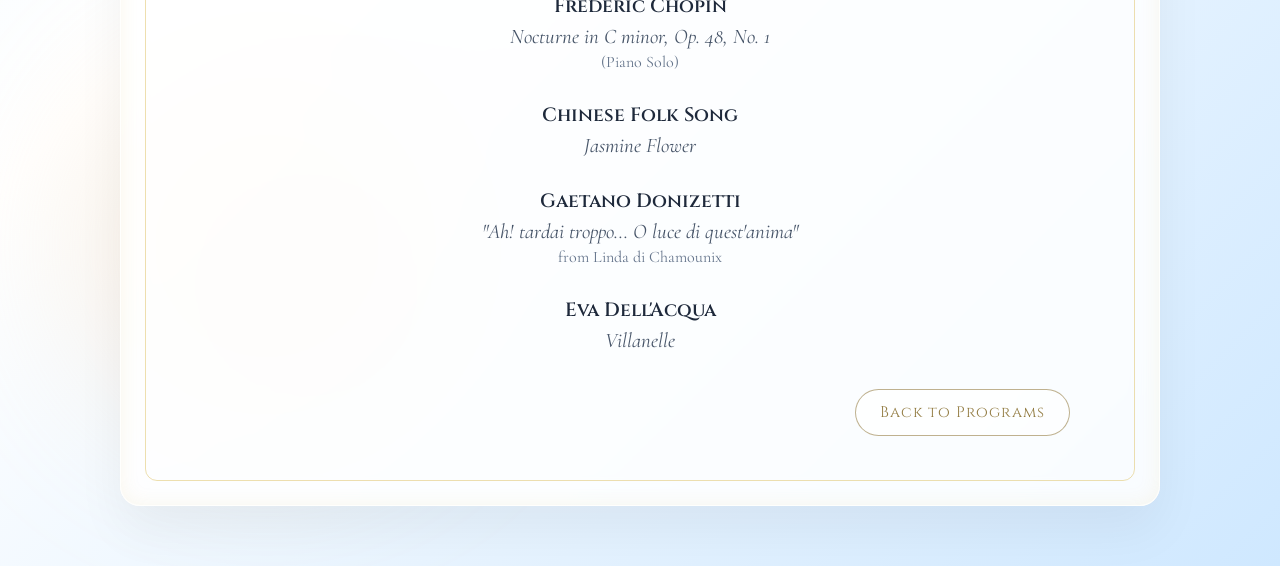
<file: prgm/lunchtime_concert_program.html>
<!DOCTYPE html>
<html lang="en">

<head>
    <meta charset="UTF-8">
    <meta name="viewport" content="width=device-width, initial-scale=1.0">
    <title>Lunchtime Concert Program | Voices in Flight</title>
    <style>
        @import url('https://fonts.googleapis.com/css2?family=Cinzel:wght@400;600&family=Cormorant+Garamond:ital,wght@0,400;0,600;1,400&display=swap');

        body {
            margin: 0;
            padding: 0;
            min-height: 100vh;
            background: linear-gradient(135deg, #e0f2fe 0%, #ffffff 52%, #cfe8ff 100%);
            font-family: 'Cormorant Garamond', serif;
            color: #1e293b;
            display: flex;
            justify-content: center;
            align-items: center;
            position: relative;
            overflow-x: hidden;
        }

        .glow {
            position: absolute;
            border-radius: 50%;
            filter: blur(80px);
            z-index: 0;
        }

        .glow-1 {
            top: 8%;
            right: 8%;
            width: 320px;
            height: 320px;
            background: rgba(255, 255, 255, 0.85);
        }

        .glow-2 {
            bottom: 6%;
            left: 6%;
            width: 380px;
            height: 380px;
            background: rgba(255, 223, 186, 0.34);
        }

        .programme-container {
            width: 100%;
            max-width: 860px;
            margin: 60px 20px;
            background: rgba(255, 255, 255, 0.85);
            backdrop-filter: blur(12px);
            -webkit-backdrop-filter: blur(12px);
            border-radius: 20px;
            box-shadow: 0 25px 50px rgba(0, 0, 0, 0.05),
                inset 0 0 0 1px rgba(255, 255, 255, 0.8),
                inset 0 0 20px rgba(212, 175, 55, 0.1);
            padding: 70px 90px;
            position: relative;
            z-index: 1;
        }

        .programme-container::after {
            content: '';
            position: absolute;
            top: 25px;
            right: 25px;
            bottom: 25px;
            left: 25px;
            border: 1px solid rgba(212, 175, 55, 0.4);
            border-radius: 12px;
            pointer-events: none;
        }

        .header {
            text-align: center;
            margin-bottom: 40px;
        }

        .eyebrow {
            font-family: 'Cinzel', serif;
            font-size: 0.95rem;
            letter-spacing: 2px;
            color: #947e45;
            text-transform: uppercase;
            margin-bottom: 16px;
        }

        h1 {
            font-family: 'Cinzel', serif;
            font-size: 3.5rem;
            color: #0f172a;
            margin: 0 0 15px 0;
            letter-spacing: 3px;
            text-shadow: 0 2px 4px rgba(0, 0, 0, 0.05);
            background: linear-gradient(to right, #0f172a, #334155, #0f172a);
            -webkit-background-clip: text;
            -webkit-text-fill-color: transparent;
        }

        .performers {
            font-family: 'Cinzel', serif;
            font-size: 1.25rem;
            color: #947e45;
            margin-bottom: 25px;
            letter-spacing: 1px;
        }

        .event-details {
            font-size: 1.1rem;
            color: #475569;
            margin-top: 25px;
            line-height: 1.6;
        }

        .divider {
            height: 1px;
            background: linear-gradient(90deg, transparent, rgba(212, 175, 55, 0.6), transparent);
            margin: 45px 0;
            position: relative;
        }

        .divider::after {
            content: '❖';
            position: absolute;
            top: 50%;
            left: 50%;
            transform: translate(-50%, -50%);
            color: rgba(212, 175, 55, 0.8);
            font-size: 1.2rem;
            background: #fff;
            padding: 0 10px;
        }

        .description {
            font-size: 1.25rem;
            line-height: 1.8;
            text-align: justify;
            text-justify: inter-word;
            color: #334155;
            margin: 0 auto;
            max-width: 90%;
        }

        .description::first-letter {
            font-size: 3rem;
            font-family: 'Cinzel', serif;
            color: #947e45;
            float: left;
            margin-right: 8px;
            line-height: 1;
            padding-top: 4px;
        }

        .programme-section {
            text-align: center;
        }

        .rationale-section {
            max-width: 92%;
            margin: 0 auto;
            color: #334155;
        }

        .rationale-group {
            margin-bottom: 30px;
        }

        .rationale-heading {
            font-family: 'Cinzel', serif;
            font-size: 1.05rem;
            letter-spacing: 2px;
            text-transform: uppercase;
            color: #947e45;
            margin-bottom: 12px;
        }

        .rationale-section p {
            font-size: 1.16rem;
            line-height: 1.8;
            margin: 0 0 14px;
            text-align: justify;
            text-justify: inter-word;
        }

        h2 {
            font-family: 'Cinzel', serif;
            font-size: 2.2rem;
            color: #0f172a;
            margin-bottom: 40px;
            letter-spacing: 2px;
        }

        .programme-list {
            list-style: none;
            padding: 0;
            margin: 0;
            text-align: center;
        }

        .programme-item {
            margin-bottom: 30px;
            transition: transform 0.3s ease;
        }

        .programme-item:hover {
            transform: translateY(-2px);
        }

        .composer {
            display: block;
            font-family: 'Cinzel', serif;
            font-weight: 600;
            font-size: 1.2rem;
            color: #1e293b;
            margin-bottom: 5px;
        }

        .piece {
            display: block;
            font-size: 1.3rem;
            color: #475569;
            font-style: italic;
        }

        .note {
            display: block;
            font-size: 1rem;
            color: #64748b;
            margin-top: 3px;
        }

        .back-link {
            display: inline-block;
            padding: 12px 24px;
            border: 1px solid rgba(148, 126, 69, 0.6);
            border-radius: 999px;
            color: #947e45;
            text-decoration: none;
            font-family: 'Cinzel', serif;
            font-size: 0.95rem;
            letter-spacing: 1px;
            transition: all 0.3s ease;
            background: rgba(255, 255, 255, 0.65);
        }

        .back-link:hover {
            background: #947e45;
            color: #ffffff;
            transform: translateY(-1px);
            box-shadow: 0 10px 24px rgba(148, 126, 69, 0.18);
        }

        .back-link-row {
            margin-top: 36px;
            text-align: right;
        }

        @media (max-width: 768px) {
            .programme-container {
                margin: 20px;
                padding: 40px 30px;
            }

            .programme-container::after {
                top: 15px;
                right: 15px;
                bottom: 15px;
                left: 15px;
            }

            h1 {
                font-size: 2.4rem;
            }

            .description {
                max-width: 100%;
            }
        }
    </style>
</head>

<body>
    <div class="glow glow-1"></div>
    <div class="glow glow-2"></div>

    <div class="programme-container">
        <div class="header">
            <div class="eyebrow">Lunchtime Concert Program</div>
            <h1>VOICES IN FLIGHT</h1>
            <div class="performers">Soprano: Xingtian Ge | Pianist: Yizhe Lin</div>

            <div class="event-details">
                A curated one-hour recital for soprano and piano
            </div>
        </div>



        <div class="divider"></div>

        <div class="programme-section">
            <h2>INTRODUCTION</h2>
            <div class="rationale-section">
                <div class="rationale-group">
                    <div class="rationale-heading">Why It Works for Lunchtime</div>
                    <p>This program is ideally suited for a lunchtime recital. With a total duration of approximately
                        one hour, it offers a high-density gala-style selection of works that fits the midday format
                        beautifully, providing a full artistic journey within a concise frame.</p>
                    <p>The theme <em>Voices in Flight</em> emphasizes lightness, freedom, and soaring brilliance. The
                        agile runs and crystalline coloratura writing create an uplifting energy that feels especially
                        effective for a midday audience seeking a brief but inspiring spiritual escape from the routines
                        of the day.</p>
                    <p>The duo format of voice and piano is also especially well matched to an intimate church setting,
                        helping foster a close connection between performers and listeners, which is one of the great
                        strengths of a successful lunchtime concert series.</p>
                </div>

                <div class="rationale-group">
                    <div class="rationale-heading">Audience Experience</div>
                    <p>This concert offers the audience a multi-sensory journey of ascent. Listeners encounter the awe
                        of virtuosity through the soprano's shimmering high tones and airborne runs, experience a wide
                        emotional arc from Mozart's radiant joy to Schubert's yearning and Donizetti's theatrical flair,
                        and hear a thoughtful bridge between East and West through the inclusion of <em>Jasmine
                            Flower</em>.</p>
                    <p>The result is a luminous one-hour immersion that leaves the audience with a sense of lightness,
                        freshness, and renewed energy for the rest of the day.</p>
                </div>
            </div>
        </div>

        <div class="divider"></div>

        <div class="programme-section">
            <h2>PROGRAMME</h2>
            <ul class="programme-list">
                <li class="programme-item">
                    <span class="composer">Wolfgang Amadeus Mozart</span>
                    <span class="piece">Exsultate, jubilate, K. 165</span>
                </li>
                <li class="programme-item">
                    <span class="composer">Franz Schubert</span>
                    <span class="piece">Lachen und Weinen; Suleika II</span>
                </li>
                <li class="programme-item">
                    <span class="composer">Richard Strauss</span>
                    <span class="piece">Amor</span>
                </li>
                <li class="programme-item">
                    <span class="composer">Fr&eacute;d&eacute;ric Chopin</span>
                    <span class="piece">Nocturne in C minor, Op. 48, No. 1</span>
                    <span class="note">(Piano Solo)</span>
                </li>
                <li class="programme-item">
                    <span class="composer">Chinese Folk Song</span>
                    <span class="piece">Jasmine Flower</span>
                </li>
                <li class="programme-item">
                    <span class="composer">Gaetano Donizetti</span>
                    <span class="piece">&quot;Ah! tardai troppo... O luce di quest'anima&quot;</span>
                    <span class="note">from Linda di Chamounix</span>
                </li>
                <li class="programme-item">
                    <span class="composer">Eva Dell'Acqua</span>
                    <span class="piece">Villanelle</span>
                </li>
            </ul>

            <div class="back-link-row">
                <a href="../programs.html#lunchtime-concert-program" class="back-link">Back to Programs</a>
            </div>
        </div>
    </div>
</body>

</html>
</file>
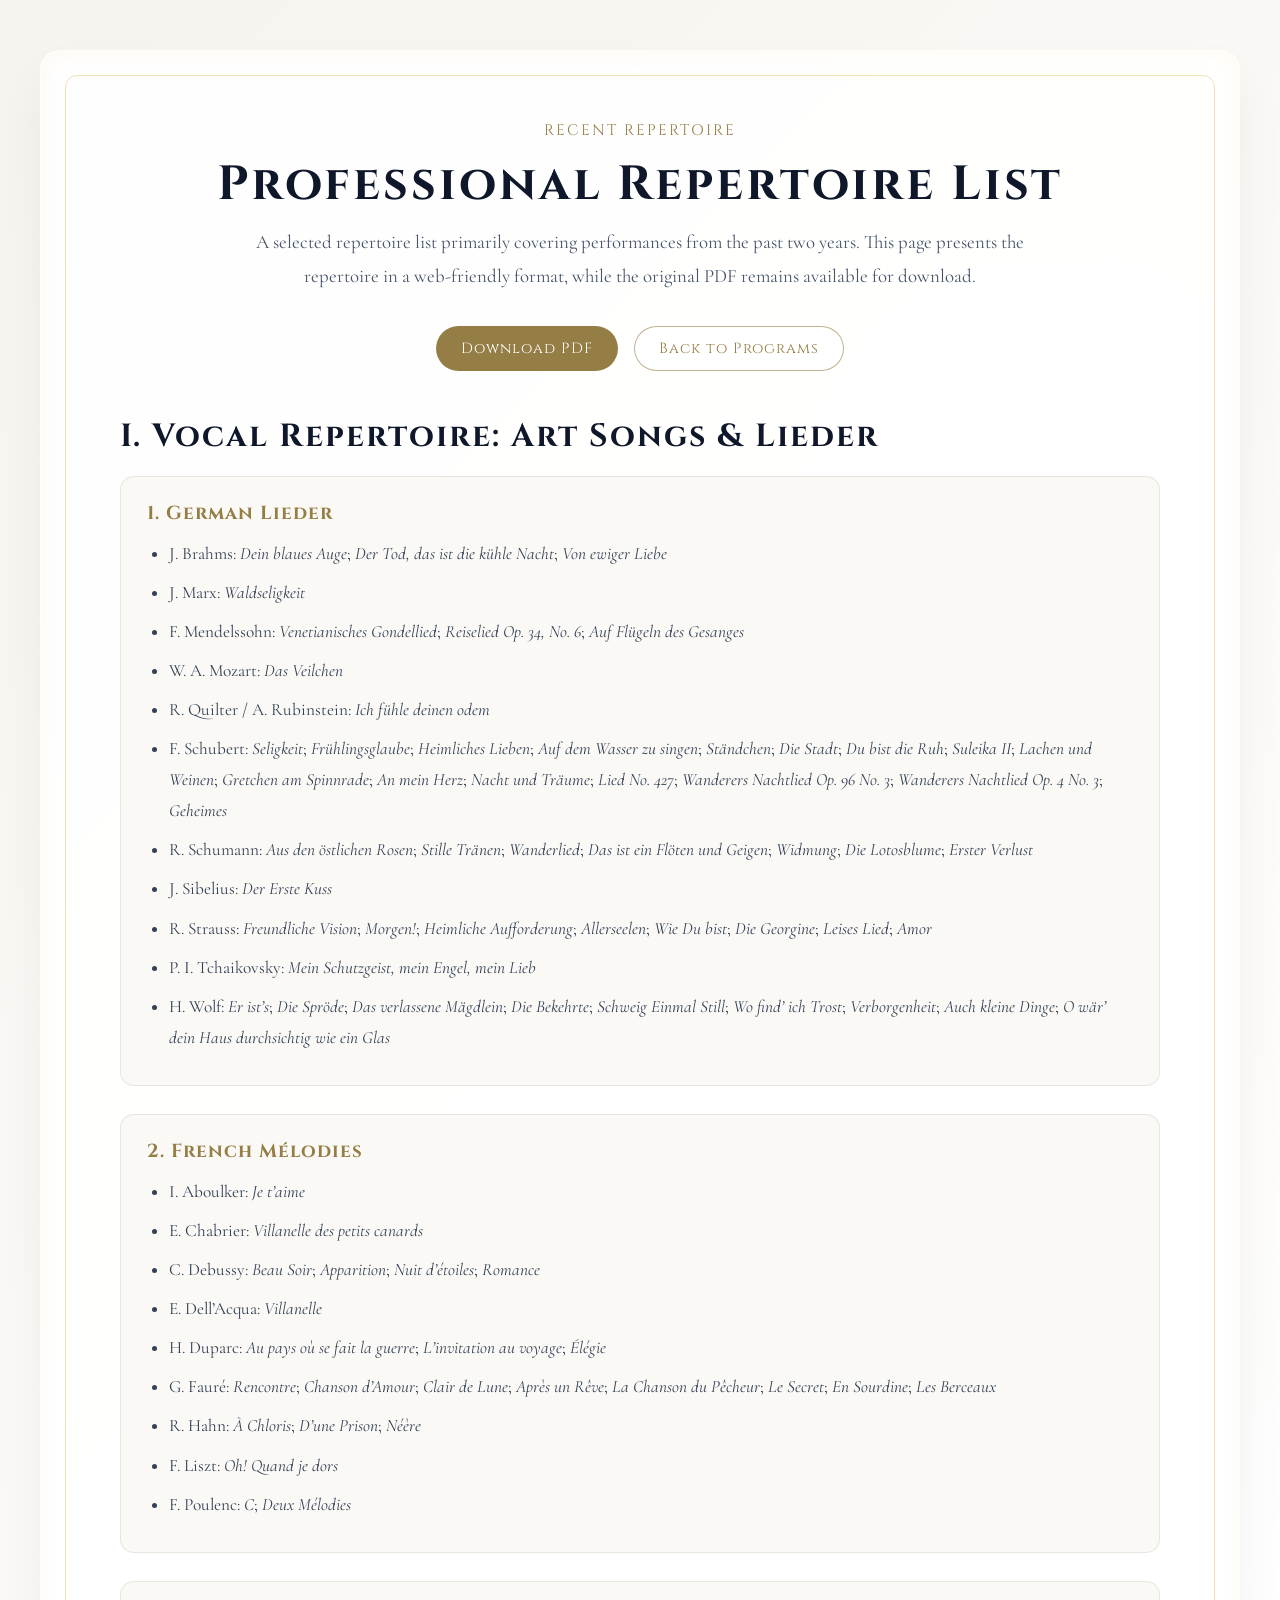
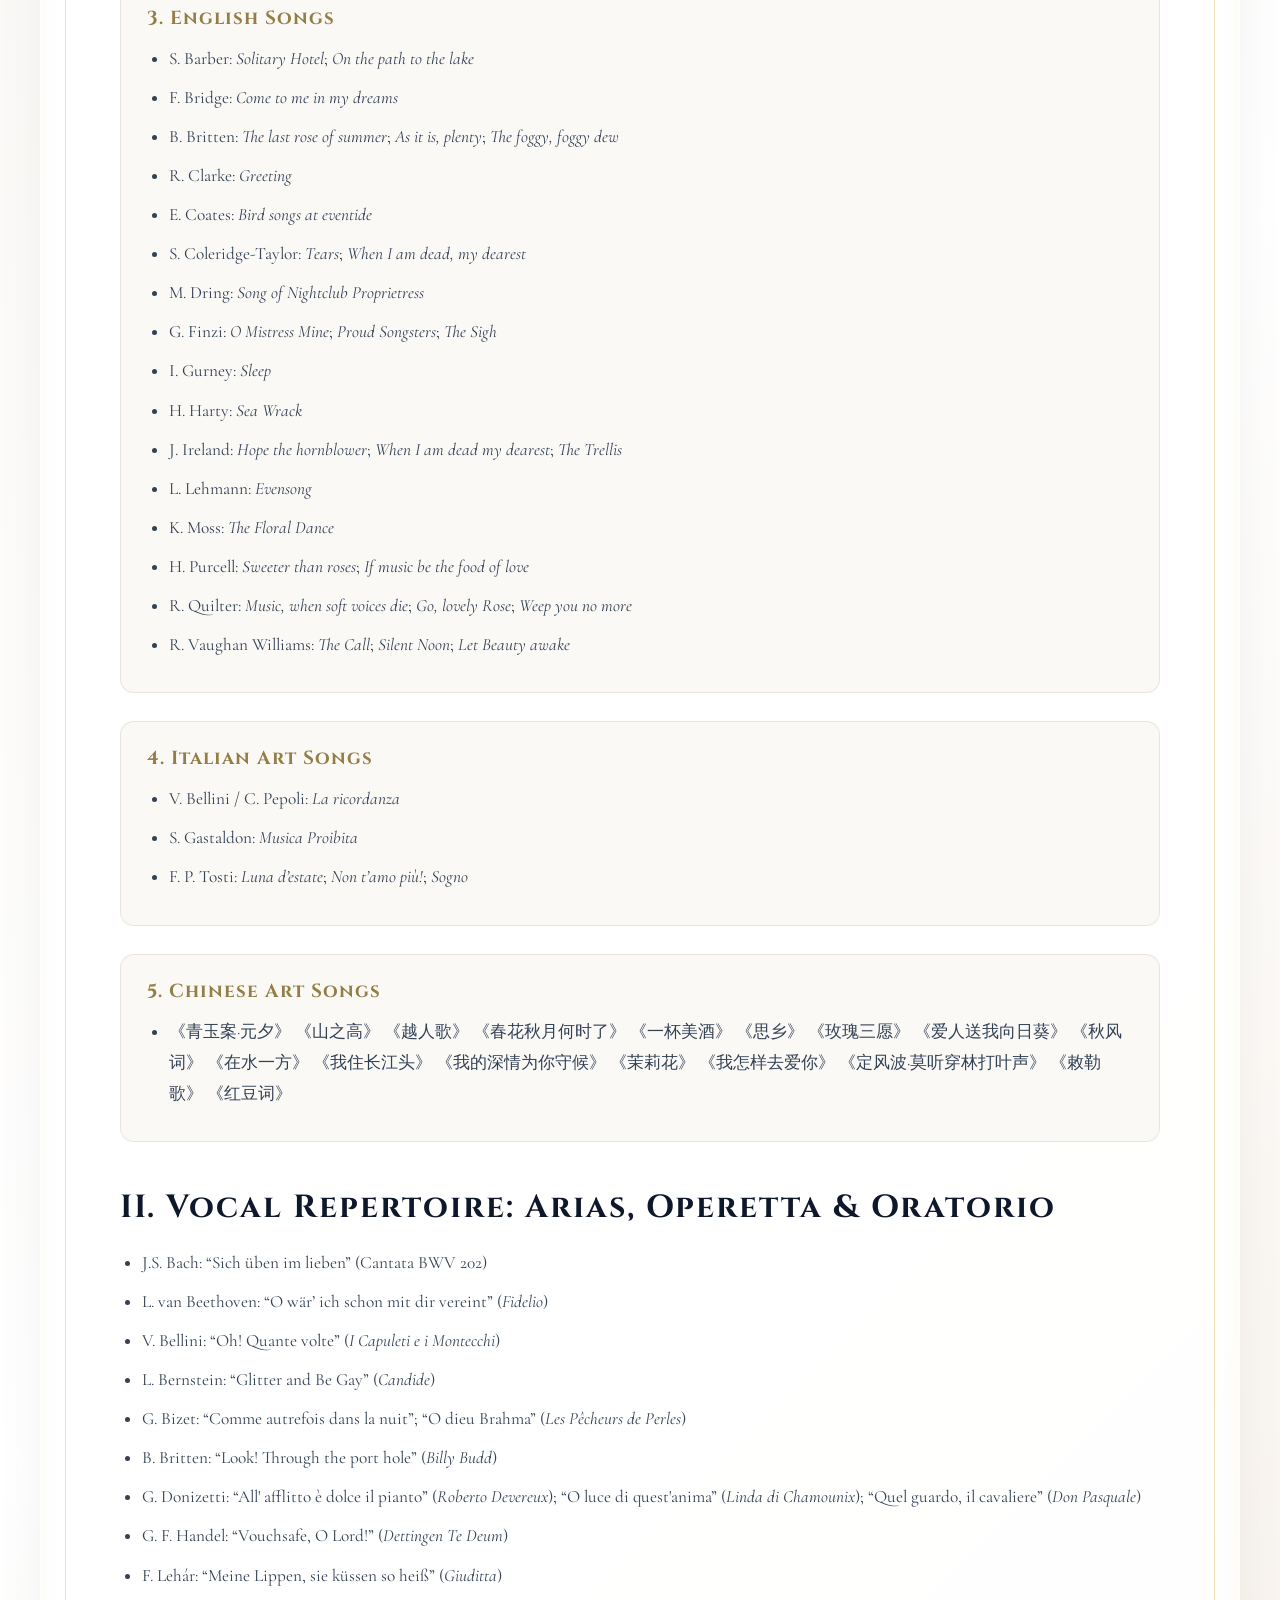
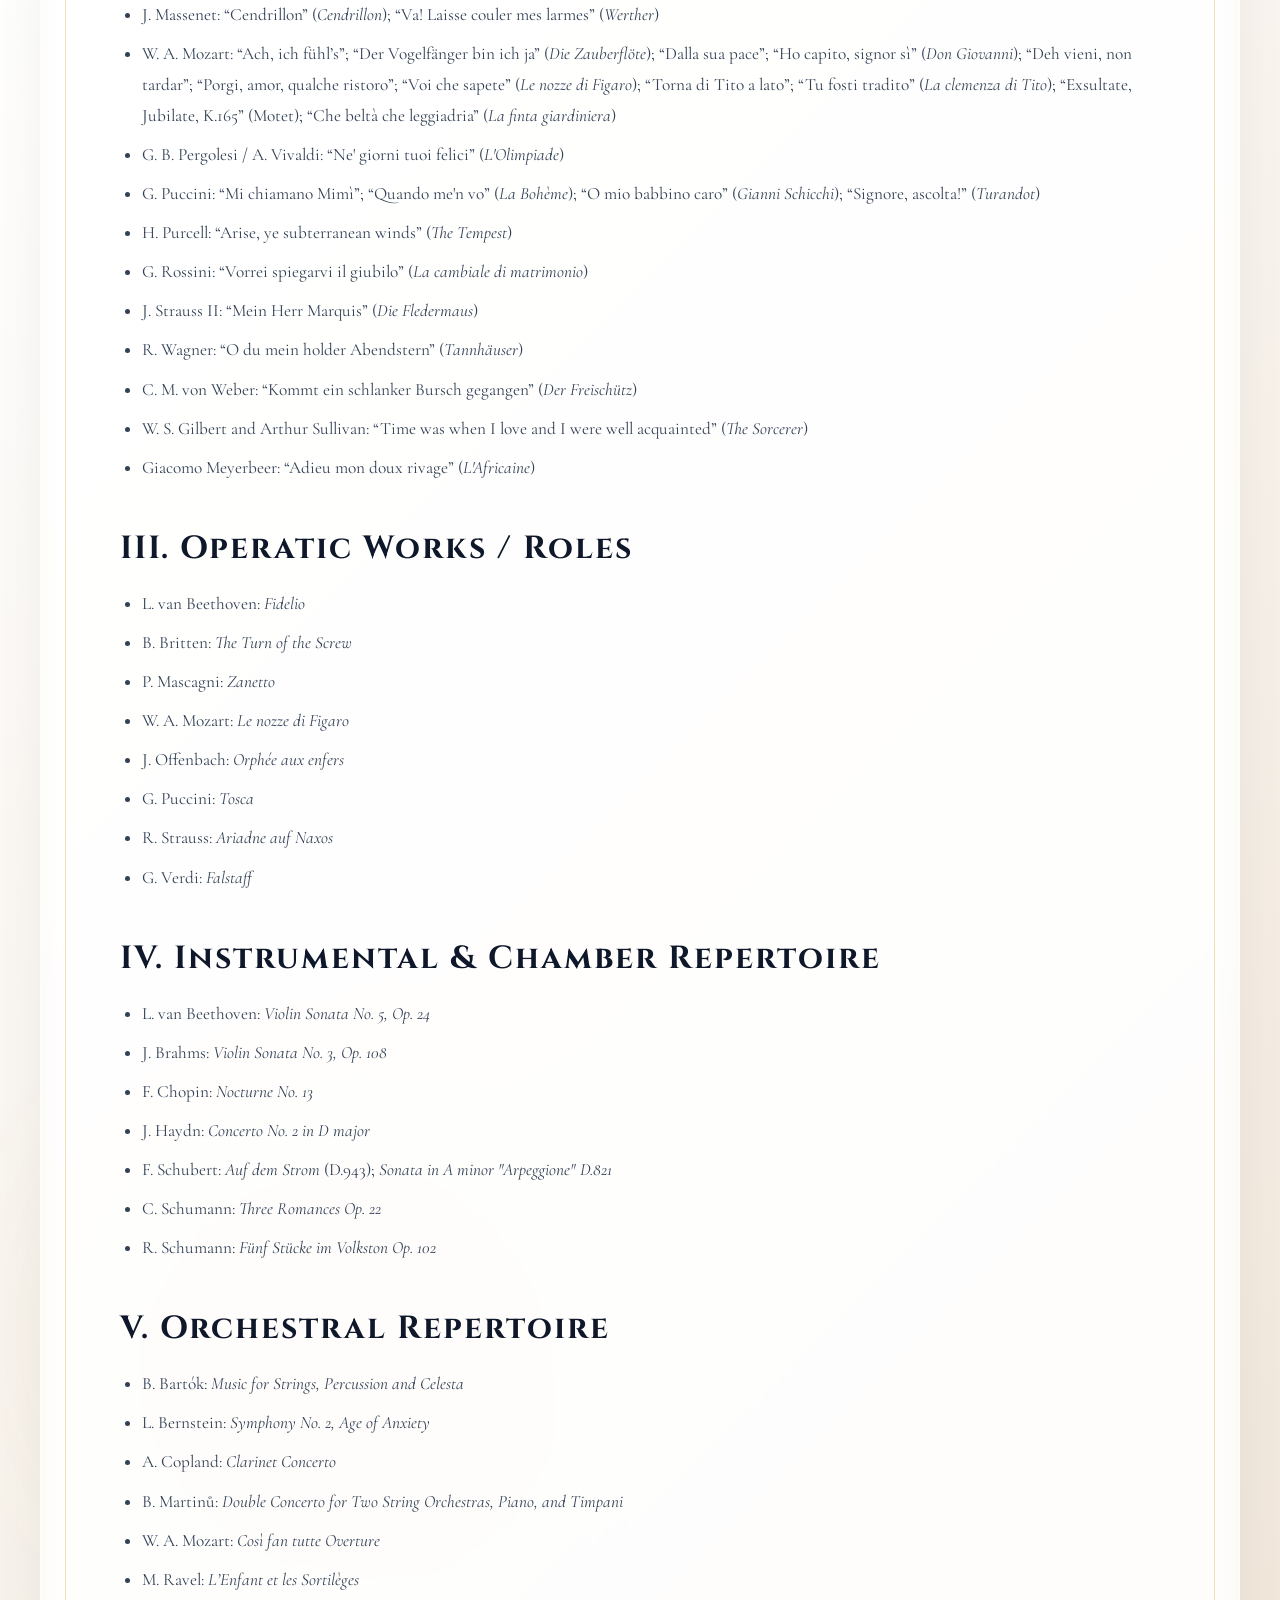
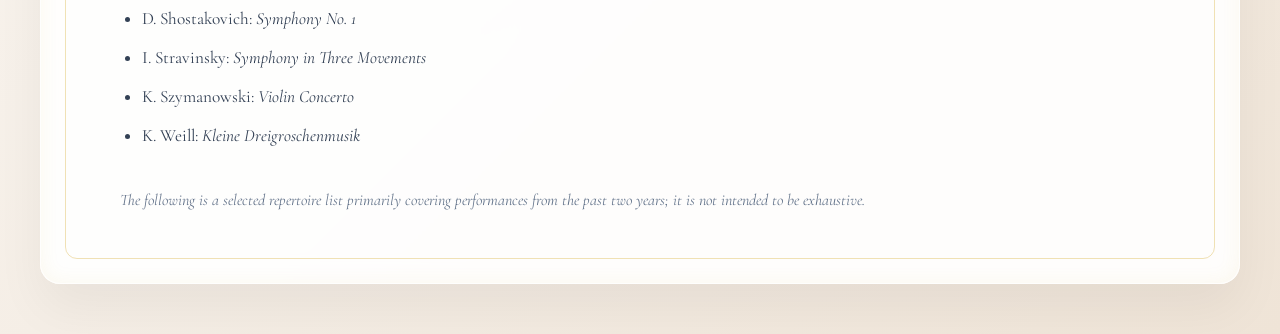
<file: prgm/professional_repertoire_list.html>
<!DOCTYPE html>
<html lang="en">

<head>
    <meta charset="UTF-8">
    <meta name="viewport" content="width=device-width, initial-scale=1.0">
    <title>Professional Repertoire List</title>
    <style>
        @import url('https://fonts.googleapis.com/css2?family=Cinzel:wght@400;600&family=Cormorant+Garamond:ital,wght@0,400;0,600;1,400&display=swap');

        body {
            margin: 0;
            padding: 0;
            min-height: 100vh;
            background: linear-gradient(135deg, #f7f3ee 0%, #ffffff 48%, #efe4d7 100%);
            font-family: 'Cormorant Garamond', serif;
            color: #1f2937;
            display: flex;
            justify-content: center;
            align-items: center;
            position: relative;
            overflow-x: hidden;
        }

        .glow {
            position: absolute;
            border-radius: 50%;
            filter: blur(85px);
            z-index: 0;
        }

        .glow-1 {
            top: 6%;
            right: 8%;
            width: 320px;
            height: 320px;
            background: rgba(255, 255, 255, 0.85);
        }

        .glow-2 {
            bottom: 8%;
            left: 8%;
            width: 400px;
            height: 400px;
            background: rgba(212, 175, 55, 0.12);
        }

        .page {
            width: 100%;
            max-width: 1040px;
            margin: 50px 20px;
            background: rgba(255, 255, 255, 0.9);
            backdrop-filter: blur(12px);
            -webkit-backdrop-filter: blur(12px);
            border-radius: 20px;
            box-shadow: 0 25px 50px rgba(0, 0, 0, 0.05),
                inset 0 0 0 1px rgba(255, 255, 255, 0.8),
                inset 0 0 20px rgba(212, 175, 55, 0.08);
            padding: 70px 80px;
            position: relative;
            z-index: 1;
        }

        .page::after {
            content: '';
            position: absolute;
            top: 25px;
            right: 25px;
            bottom: 25px;
            left: 25px;
            border: 1px solid rgba(212, 175, 55, 0.36);
            border-radius: 12px;
            pointer-events: none;
        }

        .header {
            text-align: center;
            margin-bottom: 32px;
        }

        .eyebrow {
            font-family: 'Cinzel', serif;
            font-size: 0.95rem;
            letter-spacing: 2px;
            color: #947e45;
            text-transform: uppercase;
            margin-bottom: 16px;
        }

        h1 {
            font-family: 'Cinzel', serif;
            font-size: 3rem;
            color: #0f172a;
            margin: 0 0 12px;
            letter-spacing: 3px;
            line-height: 1.18;
        }

        .intro {
            max-width: 780px;
            margin: 0 auto;
            font-size: 1.18rem;
            line-height: 1.8;
            color: #475569;
        }

        .action-row {
            display: flex;
            justify-content: center;
            gap: 16px;
            flex-wrap: wrap;
            margin: 32px 0 44px;
        }

        .action-button {
            display: inline-block;
            padding: 12px 24px;
            border: 1px solid rgba(148, 126, 69, 0.6);
            border-radius: 999px;
            color: #947e45;
            text-decoration: none;
            font-family: 'Cinzel', serif;
            font-size: 0.92rem;
            letter-spacing: 1px;
            transition: all 0.3s ease;
            background: rgba(255, 255, 255, 0.72);
        }

        .action-button:hover {
            background: #947e45;
            color: #ffffff;
            transform: translateY(-1px);
            box-shadow: 0 10px 24px rgba(148, 126, 69, 0.18);
        }

        .download-button {
            background: #947e45;
            color: #ffffff;
        }

        .download-button:hover {
            background: #7a6738;
        }

        .section {
            margin-top: 44px;
        }

        .section-title {
            font-family: 'Cinzel', serif;
            font-size: 2rem;
            color: #0f172a;
            margin: 0 0 18px;
            letter-spacing: 2px;
        }

        .section-note {
            font-size: 1.08rem;
            line-height: 1.75;
            color: #5b6472;
            margin-bottom: 26px;
        }

        .subsection {
            margin-bottom: 28px;
            padding: 24px 26px;
            border-radius: 14px;
            background: rgba(251, 249, 246, 0.9);
            border: 1px solid rgba(185, 169, 156, 0.25);
        }

        .subsection-title {
            font-family: 'Cinzel', serif;
            font-size: 1.18rem;
            color: #947e45;
            letter-spacing: 1px;
            margin: 0 0 12px;
        }

        .subsection ul,
        .single-list {
            margin: 0;
            padding-left: 22px;
        }

        .subsection li,
        .single-list li {
            font-size: 1.08rem;
            line-height: 1.8;
            color: #334155;
            margin-bottom: 8px;
        }

        .footer-note {
            margin-top: 36px;
            font-size: 1rem;
            line-height: 1.7;
            color: #64748b;
            font-style: italic;
        }

        .back-link-row {
            margin-top: 36px;
            text-align: right;
        }

        @media (max-width: 768px) {
            .page {
                margin: 20px;
                padding: 40px 28px;
            }

            .page::after {
                top: 15px;
                right: 15px;
                bottom: 15px;
                left: 15px;
            }

            h1 {
                font-size: 2.2rem;
            }

            .action-row {
                flex-direction: column;
                align-items: center;
            }
        }
    </style>
</head>

<body>
    <div class="glow glow-1"></div>
    <div class="glow glow-2"></div>

    <div class="page">
        <div class="header">
            <div class="eyebrow">Recent Repertoire</div>
            <h1>Professional Repertoire List</h1>
            <div class="intro">
                A selected repertoire list primarily covering performances from the past two years. This page presents
                the repertoire in a web-friendly format, while the original PDF remains available for download.
            </div>
        </div>

        <div class="action-row">
            <a href="Professional%20Repertoire%20List.pdf" download class="action-button download-button">Download
                PDF</a>
            <a href="../programs.html#recent-repertoire-list" class="action-button">Back to Programs</a>
        </div>

        <section class="section">
            <h2 class="section-title">I. Vocal Repertoire: Art Songs &amp; Lieder</h2>

            <div class="subsection">
                <h3 class="subsection-title">1. German Lieder</h3>
                <ul>
                    <li>J. Brahms: <em>Dein blaues Auge</em>; <em>Der Tod, das ist die k&uuml;hle Nacht</em>; <em>Von
                            ewiger Liebe</em></li>
                    <li>J. Marx: <em>Waldseligkeit</em></li>
                    <li>F. Mendelssohn: <em>Venetianisches Gondellied</em>; <em>Reiselied Op. 34, No. 6</em>; <em>Auf
                            Fl&uuml;geln des Gesanges</em></li>
                    <li>W. A. Mozart: <em>Das Veilchen</em></li>
                    <li>R. Quilter / A. Rubinstein: <em>Ich f&uuml;hle deinen odem</em></li>
                    <li>F. Schubert: <em>Seligkeit</em>; <em>Fr&uuml;hlingsglaube</em>; <em>Heimliches Lieben</em>;
                        <em>Auf dem Wasser zu singen</em>; <em>St&auml;ndchen</em>; <em>Die Stadt</em>; <em>Du bist die
                            Ruh</em>; <em>Suleika II</em>; <em>Lachen und Weinen</em>; <em>Gretchen am Spinnrade</em>;
                        <em>An mein Herz</em>; <em>Nacht und Tr&auml;ume</em>; <em>Lied No. 427</em>; <em>Wanderers
                            Nachtlied Op. 96 No. 3</em>; <em>Wanderers Nachtlied Op. 4 No. 3</em>; <em>Geheimes</em>
                    </li>
                    <li>R. Schumann: <em>Aus den &ouml;stlichen Rosen</em>; <em>Stille Tr&auml;nen</em>;
                        <em>Wanderlied</em>; <em>Das ist ein Fl&ouml;ten und Geigen</em>; <em>Widmung</em>; <em>Die
                            Lotosblume</em>; <em>Erster Verlust</em>
                    </li>
                    <li>J. Sibelius: <em>Der Erste Kuss</em></li>
                    <li>R. Strauss: <em>Freundliche Vision</em>; <em>Morgen!</em>; <em>Heimliche Aufforderung</em>;
                        <em>Allerseelen</em>; <em>Wie Du bist</em>; <em>Die Georgine</em>; <em>Leises Lied</em>;
                        <em>Amor</em>
                    </li>
                    <li>P. I. Tchaikovsky: <em>Mein Schutzgeist, mein Engel, mein Lieb</em></li>
                    <li>H. Wolf: <em>Er ist&rsquo;s</em>; <em>Die Spr&ouml;de</em>; <em>Das verlassene
                            M&auml;gdlein</em>; <em>Die Bekehrte</em>; <em>Schweig Einmal Still</em>; <em>Wo find&rsquo;
                            ich Trost</em>; <em>Verborgenheit</em>; <em>Auch kleine Dinge</em>; <em>O w&auml;r&rsquo;
                            dein Haus durchsichtig wie ein Glas</em></li>
                </ul>
            </div>

            <div class="subsection">
                <h3 class="subsection-title">2. French M&eacute;lodies</h3>
                <ul>
                    <li>I. Aboulker: <em>Je t&rsquo;aime</em></li>
                    <li>E. Chabrier: <em>Villanelle des petits canards</em></li>
                    <li>C. Debussy: <em>Beau Soir</em>; <em>Apparition</em>; <em>Nuit d&rsquo;&eacute;toiles</em>;
                        <em>Romance</em>
                    </li>
                    <li>E. Dell&rsquo;Acqua: <em>Villanelle</em></li>
                    <li>H. Duparc: <em>Au pays o&ugrave; se fait la guerre</em>; <em>L&rsquo;invitation au voyage</em>;
                        <em>&Eacute;l&eacute;gie</em>
                    </li>
                    <li>G. Faur&eacute;: <em>Rencontre</em>; <em>Chanson d&rsquo;Amour</em>; <em>Clair de Lune</em>;
                        <em>Apr&egrave;s un R&ecirc;ve</em>; <em>La Chanson du P&ecirc;cheur</em>; <em>Le Secret</em>;
                        <em>En Sourdine</em>; <em>Les Berceaux</em>
                    </li>
                    <li>R. Hahn: <em>&Agrave; Chloris</em>; <em>D&rsquo;une Prison</em>; <em>N&eacute;&egrave;re</em>
                    </li>
                    <li>F. Liszt: <em>Oh! Quand je dors</em></li>
                    <li>F. Poulenc: <em>C</em>; <em>Deux M&eacute;lodies</em></li>
                </ul>
            </div>

            <div class="subsection">
                <h3 class="subsection-title">3. English Songs</h3>
                <ul>
                    <li>S. Barber: <em>Solitary Hotel</em>; <em>On the path to the lake</em></li>
                    <li>F. Bridge: <em>Come to me in my dreams</em></li>
                    <li>B. Britten: <em>The last rose of summer</em>; <em>As it is, plenty</em>; <em>The foggy, foggy
                            dew</em></li>
                    <li>R. Clarke: <em>Greeting</em></li>
                    <li>E. Coates: <em>Bird songs at eventide</em></li>
                    <li>S. Coleridge-Taylor: <em>Tears</em>; <em>When I am dead, my dearest</em></li>
                    <li>M. Dring: <em>Song of Nightclub Proprietress</em></li>
                    <li>G. Finzi: <em>O Mistress Mine</em>; <em>Proud Songsters</em>; <em>The Sigh</em></li>
                    <li>I. Gurney: <em>Sleep</em></li>
                    <li>H. Harty: <em>Sea Wrack</em></li>
                    <li>J. Ireland: <em>Hope the hornblower</em>; <em>When I am dead my dearest</em>; <em>The
                            Trellis</em></li>
                    <li>L. Lehmann: <em>Evensong</em></li>
                    <li>K. Moss: <em>The Floral Dance</em></li>
                    <li>H. Purcell: <em>Sweeter than roses</em>; <em>If music be the food of love</em></li>
                    <li>R. Quilter: <em>Music, when soft voices die</em>; <em>Go, lovely Rose</em>; <em>Weep you no
                            more</em></li>
                    <li>R. Vaughan Williams: <em>The Call</em>; <em>Silent Noon</em>; <em>Let Beauty awake</em></li>
                </ul>
            </div>

            <div class="subsection">
                <h3 class="subsection-title">4. Italian Art Songs</h3>
                <ul>
                    <li>V. Bellini / C. Pepoli: <em>La ricordanza</em></li>
                    <li>S. Gastaldon: <em>Musica Proibita</em></li>
                    <li>F. P. Tosti: <em>Luna d&rsquo;estate</em>; <em>Non t&rsquo;amo pi&ugrave;!</em>; <em>Sogno</em>
                    </li>
                </ul>
            </div>

            <div class="subsection">
                <h3 class="subsection-title">5. Chinese Art Songs</h3>
                <ul>
                    <li>《青玉案·元夕》 《山之高》 《越人歌》 《春花秋月何时了》 《一杯美酒》 《思乡》 《玫瑰三愿》 《爱人送我向日葵》 《秋风词》 《在水一方》 《我住长江头》 《我的深情为你守候》
                        《茉莉花》 《我怎样去爱你》 《定风波·莫听穿林打叶声》 《敕勒歌》 《红豆词》</li>
                </ul>
            </div>
        </section>

        <section class="section">
            <h2 class="section-title">II. Vocal Repertoire: Arias, Operetta &amp; Oratorio</h2>
            <ul class="single-list">
                <li>J.S. Bach: &ldquo;Sich &uuml;ben im lieben&rdquo; (Cantata BWV 202)</li>
                <li>L. van Beethoven: &ldquo;O w&auml;r&rsquo; ich schon mit dir vereint&rdquo; (<em>Fidelio</em>)</li>
                <li>V. Bellini: &ldquo;Oh! Quante volte&rdquo; (<em>I Capuleti e i Montecchi</em>)</li>
                <li>L. Bernstein: &ldquo;Glitter and Be Gay&rdquo; (<em>Candide</em>)</li>
                <li>G. Bizet: &ldquo;Comme autrefois dans la nuit&rdquo;; &ldquo;O dieu Brahma&rdquo; (<em>Les
                        P&ecirc;cheurs de Perles</em>)</li>
                <li>B. Britten: &ldquo;Look! Through the port hole&rdquo; (<em>Billy Budd</em>)</li>
                <li>G. Donizetti: &ldquo;All' afflitto &egrave; dolce il pianto&rdquo; (<em>Roberto Devereux</em>);
                    &ldquo;O luce di quest'anima&rdquo; (<em>Linda di Chamounix</em>); &ldquo;Quel guardo, il
                    cavaliere&rdquo; (<em>Don Pasquale</em>)</li>
                <li>G. F. Handel: &ldquo;Vouchsafe, O Lord!&rdquo; (<em>Dettingen Te Deum</em>)</li>
                <li>F. Leh&aacute;r: &ldquo;Meine Lippen, sie k&uuml;ssen so hei&szlig;&rdquo; (<em>Giuditta</em>)</li>
                <li>J. Massenet: &ldquo;Cendrillon&rdquo; (<em>Cendrillon</em>); &ldquo;Va! Laisse couler mes
                    larmes&rdquo; (<em>Werther</em>)</li>
                <li>W. A. Mozart: &ldquo;Ach, ich f&uuml;hl&rsquo;s&rdquo;; &ldquo;Der Vogelf&auml;nger bin ich
                    ja&rdquo; (<em>Die Zauberfl&ouml;te</em>); &ldquo;Dalla sua pace&rdquo;; &ldquo;Ho capito, signor
                    s&igrave;&rdquo; (<em>Don Giovanni</em>); &ldquo;Deh vieni, non tardar&rdquo;; &ldquo;Porgi, amor,
                    qualche ristoro&rdquo;; &ldquo;Voi che sapete&rdquo; (<em>Le nozze di Figaro</em>); &ldquo;Torna di
                    Tito a lato&rdquo;; &ldquo;Tu fosti tradito&rdquo; (<em>La clemenza di Tito</em>); &ldquo;Exsultate,
                    Jubilate, K.165&rdquo; (Motet); &ldquo;Che belt&agrave; che leggiadria&rdquo; (<em>La finta
                        giardiniera</em>)</li>
                <li>G. B. Pergolesi / A. Vivaldi: &ldquo;Ne' giorni tuoi felici&rdquo; (<em>L'Olimpiade</em>)</li>
                <li>G. Puccini: &ldquo;Mi chiamano Mim&igrave;&rdquo;; &ldquo;Quando me'n vo&rdquo; (<em>La
                        Boh&egrave;me</em>); &ldquo;O mio babbino caro&rdquo; (<em>Gianni Schicchi</em>);
                    &ldquo;Signore, ascolta!&rdquo; (<em>Turandot</em>)</li>
                <li>H. Purcell: &ldquo;Arise, ye subterranean winds&rdquo; (<em>The Tempest</em>)</li>
                <li>G. Rossini: &ldquo;Vorrei spiegarvi il giubilo&rdquo; (<em>La cambiale di matrimonio</em>)</li>
                <li>J. Strauss II: &ldquo;Mein Herr Marquis&rdquo; (<em>Die Fledermaus</em>)</li>
                <li>R. Wagner: &ldquo;O du mein holder Abendstern&rdquo; (<em>Tannh&auml;user</em>)</li>
                <li>C. M. von Weber: &ldquo;Kommt ein schlanker Bursch gegangen&rdquo; (<em>Der Freisch&uuml;tz</em>)
                </li>
                <li>W. S. Gilbert and Arthur Sullivan: &ldquo;Time was when I love and I were well acquainted&rdquo;
                    (<em>The Sorcerer</em>)</li>
                <li>Giacomo Meyerbeer: &ldquo;Adieu mon doux rivage&rdquo; (<em>L'Africaine</em>)</li>
            </ul>
        </section>

        <section class="section">
            <h2 class="section-title">III. Operatic Works / Roles</h2>
            <ul class="single-list">
                <li>L. van Beethoven: <em>Fidelio</em></li>
                <li>B. Britten: <em>The Turn of the Screw</em></li>
                <li>P. Mascagni: <em>Zanetto</em></li>
                <li>W. A. Mozart: <em>Le nozze di Figaro</em></li>
                <li>J. Offenbach: <em>Orph&eacute;e aux enfers</em></li>
                <li>G. Puccini: <em>Tosca</em></li>
                <li>R. Strauss: <em>Ariadne auf Naxos</em></li>
                <li>G. Verdi: <em>Falstaff</em></li>
            </ul>
        </section>

        <section class="section">
            <h2 class="section-title">IV. Instrumental &amp; Chamber Repertoire</h2>
            <ul class="single-list">
                <li>L. van Beethoven: <em>Violin Sonata No. 5, Op. 24</em></li>
                <li>J. Brahms: <em>Violin Sonata No. 3, Op. 108</em></li>
                <li>F. Chopin: <em>Nocturne No. 13</em></li>
                <li>J. Haydn: <em>Concerto No. 2 in D major</em></li>
                <li>F. Schubert: <em>Auf dem Strom</em> (D.943); <em>Sonata in A minor "Arpeggione" D.821</em></li>
                <li>C. Schumann: <em>Three Romances Op. 22</em></li>
                <li>R. Schumann: <em>F&uuml;nf St&uuml;cke im Volkston Op. 102</em></li>
            </ul>
        </section>

        <section class="section">
            <h2 class="section-title">V. Orchestral Repertoire</h2>
            <ul class="single-list">
                <li>B. Bart&oacute;k: <em>Music for Strings, Percussion and Celesta</em></li>
                <li>L. Bernstein: <em>Symphony No. 2, Age of Anxiety</em></li>
                <li>A. Copland: <em>Clarinet Concerto</em></li>
                <li>B. Martinů: <em>Double Concerto for Two String Orchestras, Piano, and Timpani</em></li>
                <li>W. A. Mozart: <em>Cos&igrave; fan tutte Overture</em></li>
                <li>M. Ravel: <em>L&rsquo;Enfant et les Sortil&egrave;ges</em></li>
                <li>D. Shostakovich: <em>Symphony No. 1</em></li>
                <li>I. Stravinsky: <em>Symphony in Three Movements</em></li>
                <li>K. Szymanowski: <em>Violin Concerto</em></li>
                <li>K. Weill: <em>Kleine Dreigroschenmusik</em></li>
            </ul>
        </section>

        <div class="footer-note">
            The following is a selected repertoire list primarily covering performances from the past two years; it is
            not intended to be exhaustive.
        </div>
    </div>
</body>

</html>
</file>
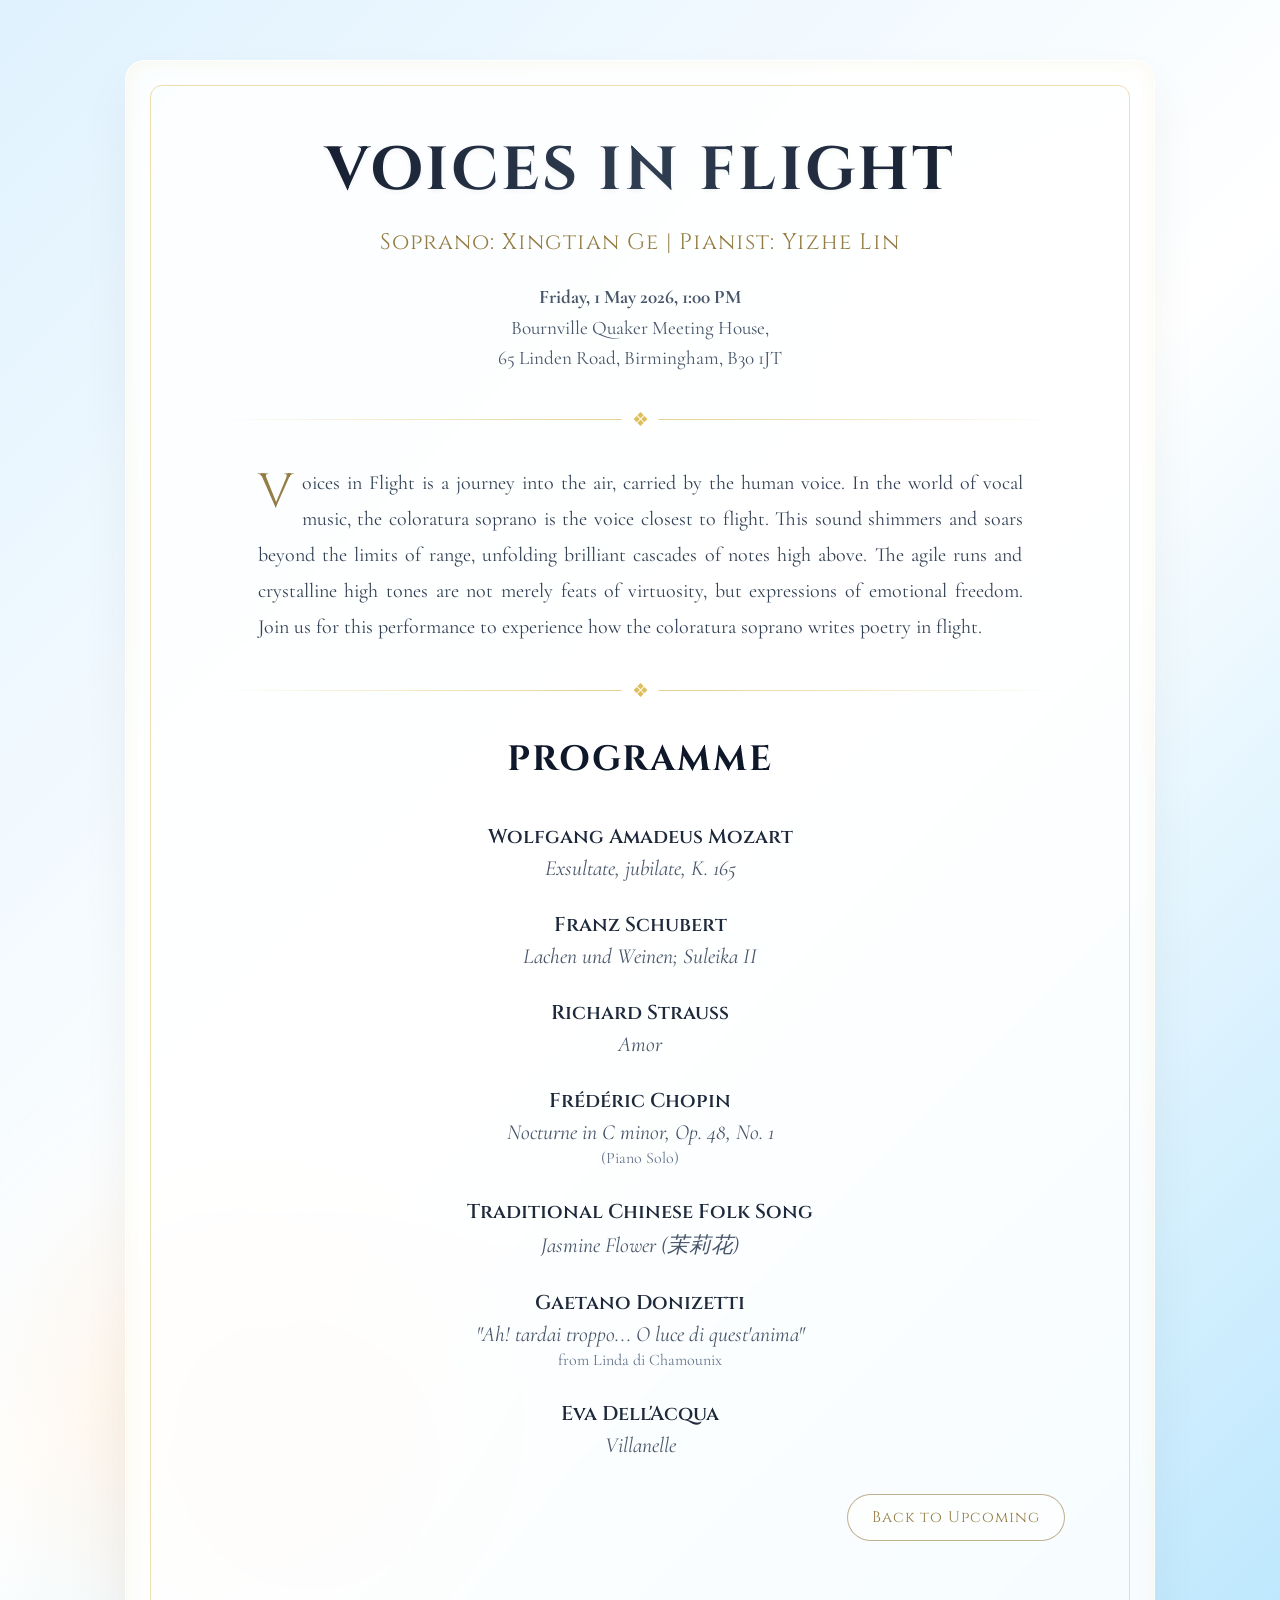
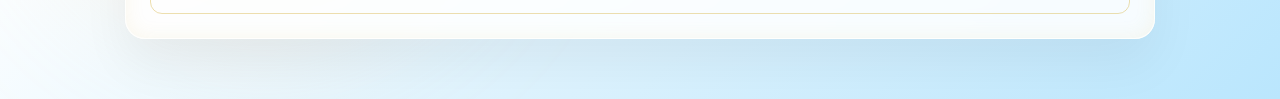
<file: up_prgm/up_prgm_May1.html>
<!DOCTYPE html>
<html lang="en">
<head>
    <meta charset="UTF-8">
    <meta name="viewport" content="width=device-width, initial-scale=1.0">
    <title>Voices in Flight - Programme</title>
    <style>
        @import url('https://fonts.googleapis.com/css2?family=Cinzel:wght@400;600&family=Cormorant+Garamond:ital,wght@0,400;0,600;1,400&display=swap');

        body {
            margin: 0;
            padding: 0;
            min-height: 100vh;
            /* Light sky blue gradient matching the poster */
            background: linear-gradient(135deg, #e0f2fe 0%, #ffffff 50%, #bae6fd 100%);
            font-family: 'Cormorant Garamond', serif;
            color: #1e293b;
            display: flex;
            justify-content: center;
            align-items: center;
            position: relative;
            overflow-x: hidden;
        }

        /* Ambient glow effects to mimic the magical feel in the poster */
        .glow {
            position: absolute;
            border-radius: 50%;
            filter: blur(80px);
            z-index: 0;
        }

        .glow-1 {
            top: 10%; right: 10%;
            width: 300px; height: 300px;
            background: rgba(255, 255, 255, 0.8);
        }

        .glow-2 {
            bottom: 5%; left: 5%;
            width: 400px; height: 400px;
            background: rgba(255, 223, 186, 0.4);
        }

        .programme-container {
            width: 100%;
            max-width: 850px;
            margin: 60px 20px;
            background: rgba(255, 255, 255, 0.85);
            backdrop-filter: blur(12px);
            -webkit-backdrop-filter: blur(12px);
            border-radius: 20px;
            box-shadow: 0 25px 50px rgba(0,0,0,0.05),
                        inset 0 0 0 1px rgba(255,255,255,0.8),
                        inset 0 0 20px rgba(212, 175, 55, 0.1);
            padding: 70px 90px;
            position: relative;
            z-index: 1;
        }

        /* Elegant golden border inside the container */
        .programme-container::after {
            content: '';
            position: absolute;
            top: 25px; right: 25px; bottom: 25px; left: 25px;
            border: 1px solid rgba(212, 175, 55, 0.4);
            border-radius: 12px;
            pointer-events: none;
        }

        .header {
            text-align: center;
            margin-bottom: 40px;
        }

        .back-link {
            display: inline-block;
            margin-bottom: 28px;
            padding: 12px 24px;
            border: 1px solid rgba(148, 126, 69, 0.6);
            border-radius: 999px;
            color: #947e45;
            text-decoration: none;
            font-family: 'Cinzel', serif;
            font-size: 0.95rem;
            letter-spacing: 1px;
            transition: all 0.3s ease;
            background: rgba(255, 255, 255, 0.65);
        }

        .back-link:hover {
            background: #947e45;
            color: #ffffff;
            transform: translateY(-1px);
            box-shadow: 0 10px 24px rgba(148, 126, 69, 0.18);
        }

        .back-link-row {
            margin-top: 36px;
            text-align: right;
        }

        h1 {
            font-family: 'Cinzel', serif;
            font-size: 3.8rem;
            color: #0f172a;
            margin: 0 0 15px 0;
            letter-spacing: 3px;
            text-shadow: 0 2px 4px rgba(0,0,0,0.05);
            background: linear-gradient(to right, #0f172a, #334155, #0f172a);
            -webkit-background-clip: text;
            -webkit-text-fill-color: transparent;
        }

        .performers {
            font-family: 'Cinzel', serif;
            font-size: 1.4rem;
            color: #947e45; /* Soft gold tone */
            margin-bottom: 25px;
            letter-spacing: 1px;
        }

        .event-details {
            font-size: 1.2rem;
            color: #475569;
            margin-top: 25px;
            line-height: 1.6;
        }

        .divider {
            height: 1px;
            background: linear-gradient(90deg, transparent, rgba(212, 175, 55, 0.6), transparent);
            margin: 45px 0;
            position: relative;
        }

        .divider::after {
            content: '❖';
            position: absolute;
            top: 50%;
            left: 50%;
            transform: translate(-50%, -50%);
            color: rgba(212, 175, 55, 0.8);
            font-size: 1.2rem;
            background: #fff;
            padding: 0 10px;
        }

        .description {
            font-size: 1.25rem;
            line-height: 1.8;
            text-align: justify;
            text-justify: inter-word;
            color: #334155;
            margin: 0 auto;
            max-width: 90%;
        }

        .description::first-letter {
            font-size: 3rem;
            font-family: 'Cinzel', serif;
            color: #947e45;
            float: left;
            margin-right: 8px;
            line-height: 1;
            padding-top: 4px;
        }

        .programme-section {
            text-align: center;
        }

        h2 {
            font-family: 'Cinzel', serif;
            font-size: 2.2rem;
            color: #0f172a;
            margin-bottom: 40px;
            letter-spacing: 2px;
        }

        .programme-list {
            list-style: none;
            padding: 0;
            margin: 0;
            text-align: center;
        }

        .programme-item {
            margin-bottom: 30px;
            position: relative;
            transition: transform 0.3s ease;
        }

        .programme-item:hover {
            transform: translateY(-2px);
        }

        .composer {
            display: block;
            font-family: 'Cinzel', serif;
            font-weight: 600;
            font-size: 1.25rem;
            color: #1e293b;
            margin-bottom: 5px;
        }

        .piece {
            display: block;
            font-size: 1.35rem;
            color: #475569;
            font-style: italic;
        }

        .note {
            display: block;
            font-size: 1rem;
            color: #64748b;
            margin-top: 3px;
        }

        @media (max-width: 768px) {
            .programme-container {
                margin: 20px;
                padding: 40px 30px;
            }
            .programme-container::after {
                top: 15px; right: 15px; bottom: 15px; left: 15px;
            }
            h1 {
                font-size: 2.5rem;
            }
            .description {
                max-width: 100%;
            }
        }
    </style>
</head>
<body>
    <!-- Background ambiance -->
    <div class="glow glow-1"></div>
    <div class="glow glow-2"></div>

    <div class="programme-container">
        <div class="header">
            <h1>VOICES IN FLIGHT</h1>
            <div class="performers">Soprano: Xingtian Ge | Pianist: Yizhe Lin</div>
            
            <div class="event-details">
                <strong>Friday, 1 May 2026, 1:00 PM</strong><br>
                Bournville Quaker Meeting House,<br>
                65 Linden Road, Birmingham, B30 1JT
            </div>
        </div>

        <div class="divider"></div>

        <div class="description">
            Voices in Flight is a journey into the air, carried by the human voice. In the world of vocal music, the coloratura soprano is the voice closest to flight. This sound shimmers and soars beyond the limits of range, unfolding brilliant cascades of notes high above. The agile runs and crystalline high tones are not merely feats of virtuosity, but expressions of emotional freedom. Join us for this performance to experience how the coloratura soprano writes poetry in flight.
        </div>

        <div class="divider"></div>

        <div class="programme-section">
            <h2>PROGRAMME</h2>
            <ul class="programme-list">
                <li class="programme-item">
                    <span class="composer">Wolfgang Amadeus Mozart</span>
                    <span class="piece">Exsultate, jubilate, K. 165</span>
                </li>
                <li class="programme-item">
                    <span class="composer">Franz Schubert</span>
                    <span class="piece">Lachen und Weinen; Suleika II</span>
                </li>
                <li class="programme-item">
                    <span class="composer">Richard Strauss</span>
                    <span class="piece">Amor</span>
                </li>
                <li class="programme-item">
                    <span class="composer">Frédéric Chopin</span>
                    <span class="piece">Nocturne in C minor, Op. 48, No. 1</span>
                    <span class="note">(Piano Solo)</span>
                </li>
                <li class="programme-item">
                    <span class="composer">Traditional Chinese Folk Song</span>
                    <span class="piece">Jasmine Flower (茉莉花)</span>
                </li>
                <li class="programme-item">
                    <span class="composer">Gaetano Donizetti</span>
                    <span class="piece">"Ah! tardai troppo... O luce di quest'anima"</span>
                    <span class="note">from Linda di Chamounix</span>
                </li>
                <li class="programme-item">
                    <span class="composer">Eva Dell'Acqua</span>
                    <span class="piece">Villanelle</span>
                </li>
            </ul>
            <div class="back-link-row">
                <a href="../upcoming.html#may-01-2026-programme" class="back-link">Back to Upcoming</a>
            </div>
        </div>
    </div>
</body>
</html>
</file>
<file: style.css>
/* ==========================================================================
   CSS Variables & Custom Properties containing requested colors
   ========================================================================== */
:root {
    --color-black: #1d1d1b;
    --color-white: #ffffff;
    --color-crimson: #b42541;
    --color-warm-grey: #b9a99c;
    --color-blue-grey: #2b313c;
    --color-gold: #bea069;
    --color-dark-crimson: #632725;

    --font-heading: 'Cormorant Garamond', serif;
    --font-body: 'Montserrat', sans-serif;

    --transition-slow: 0.8s cubic-bezier(0.25, 1, 0.5, 1);
    --transition-medium: 0.4s ease-out;
}

/* ==========================================================================
   Base Styles
   ========================================================================== */
* {
    margin: 0;
    padding: 0;
    box-sizing: border-box;
}

html {
    scroll-behavior: smooth;
    font-size: 16px;
}

body {
    font-family: var(--font-body);
    color: var(--color-black);
    background-color: var(--color-white);
    /* Subtle gradient for white area as requested */
    background: linear-gradient(135deg, rgba(255, 255, 255, 1) 0%, rgba(245, 243, 240, 1) 100%);
    line-height: 1.6;
    overflow-x: hidden;
}

h1,
h2,
h3,
h4,
h5,
h6 {
    font-family: var(--font-heading);
    font-weight: 400;
    line-height: 1.2;
}

a {
    text-decoration: none;
    color: inherit;
    transition: color var(--transition-medium);
}

.container {
    width: 90%;
    max-width: 1200px;
    margin: 0 auto;
}

section {
    padding: 100px 0;
}

.section-title {
    font-size: 3rem;
    margin-bottom: 1.5rem;
    color: var(--color-black);
    position: relative;
    display: inline-block;
}

.section-title::after {
    content: '';
    position: absolute;
    bottom: -10px;
    left: 0;
    width: 60px;
    height: 2px;
    background-color: var(--color-crimson);
}

.section-title.centered {
    text-align: center;
    display: block;
}

.section-title.centered::after {
    left: 50%;
    transform: translateX(-50%);
}

.section-subtitle {
    text-align: center;
    font-family: var(--font-heading);
    font-style: italic;
    color: var(--color-warm-grey);
    font-size: 1.5rem;
    margin-bottom: 3rem;
}

/* ==========================================================================
   Header and Navigation
   ========================================================================== */
.header {
    position: fixed;
    top: 0;
    left: 0;
    width: 100%;
    z-index: 1000;
    transition: background-color var(--transition-medium), padding var(--transition-medium);
    padding: 30px 0;
    background-color: transparent;
}

.header.scrolled {
    background-color: rgba(29, 29, 27, 0.95);
    padding: 15px 0;
    box-shadow: 0 4px 20px rgba(0, 0, 0, 0.1);
}

.nav-container {
    display: flex;
    justify-content: space-between;
    align-items: center;
    width: 92%;
    max-width: 1800px;
    /* allow it to stretch very wide on large screens */
    margin: 0 auto;
}

.logo {
    font-family: var(--font-heading);
    font-size: 2rem;
    color: var(--color-white);
    letter-spacing: 2px;
    text-transform: uppercase;
    font-weight: 600;
}

.header.scrolled .logo {
    color: var(--color-gold);
}

.nav-links {
    display: flex;
    gap: 2rem;
}

.nav-links a {
    color: var(--color-white);
    font-size: 0.9rem;
    text-transform: uppercase;
    letter-spacing: 1px;
    font-weight: 500;
    position: relative;
}

.header.scrolled .nav-links a {
    color: var(--color-white);
}

.nav-links a::after {
    content: '';
    position: absolute;
    bottom: -5px;
    left: 0;
    width: 0;
    height: 1px;
    background-color: var(--color-gold);
    transition: width 0.3s ease;
}

.nav-links a:hover::after,
.nav-links a.active::after {
    width: 100%;
}

.header.scrolled .nav-links a.active {
    color: var(--color-gold);
}

.nav-links a.active {
    color: var(--color-gold);
}

.nav-links a.active::after {
    background-color: var(--color-crimson);
    height: 2px;
}

.hamburger {
    display: none;
    flex-direction: column;
    gap: 5px;
    cursor: pointer;
}

.hamburger span {
    width: 25px;
    height: 2px;
    background-color: var(--color-white);
    transition: 0.3s;
}

@media (max-width: 768px) {
    .nav-links {
        position: fixed;
        top: 0;
        right: -100%;
        width: 100%;
        height: 100vh;
        background-color: var(--color-black);
        flex-direction: column;
        justify-content: center;
        align-items: center;
        transition: right var(--transition-medium);
    }

    .nav-links.active {
        right: 0;
    }

    .hamburger {
        display: flex;
        z-index: 1001;
    }

    .hamburger.active span:nth-child(1) {
        transform: rotate(45deg) translate(5px, 5px);
    }

    .hamburger.active span:nth-child(2) {
        opacity: 0;
    }

    .hamburger.active span:nth-child(3) {
        transform: rotate(-45deg) translate(5px, -5px);
    }
}

/* ==========================================================================
   Hero Section
   ========================================================================== */
.hero {
    height: 100vh;
    display: flex;
    align-items: center;
    justify-content: center;
    position: relative;
    overflow: hidden;
    padding: 0;
}

.hero-background {
    position: absolute;
    top: 0;
    left: 0;
    width: 100%;
    height: 100%;
    background-image: url('pic_01/main_01.jpg');
    background-size: cover;
    background-position: center 20%;
    filter: brightness(0.7) contrast(1.1);
    z-index: 1;
    transform: scale(1.05);
    /* for subtle parallax potential */
}

/* Piano Key aesthetic overlay */
.piano-overlay {
    position: absolute;
    top: 0;
    left: 0;
    width: 100%;
    height: 100%;
    z-index: 2;
    display: flex;
    opacity: 0.15;
    background: linear-gradient(to right, rgba(29, 29, 27, 0.8), rgba(99, 39, 37, 0.3), rgba(29, 29, 27, 0.9));
}

.piano-overlay .key {
    flex: 1;
    border-right: 1px solid var(--color-white);
}

.piano-overlay .key:nth-child(even) {
    background: linear-gradient(to bottom, transparent 60%, rgba(255, 255, 255, 1) 100%);
    opacity: 0.1;
}

.hero-content {
    position: relative;
    z-index: 3;
    text-align: center;
    color: var(--color-white);
}

.hero-content .title {
    font-size: 5rem;
    letter-spacing: 5px;
    margin-bottom: 10px;
    text-transform: uppercase;
    text-shadow: 2px 2px 10px rgba(0, 0, 0, 0.5);
}

.hero-content .subtitle {
    font-size: 1.5rem;
    font-weight: 300;
    letter-spacing: 2px;
    margin-bottom: 40px;
    color: var(--color-white);
    text-shadow: 1px 1px 5px rgba(0, 0, 0, 0.5);
}

.cta-button {
    display: inline-block;
    padding: 15px 40px;
    border: 1px solid var(--color-gold);
    color: var(--color-gold);
    text-transform: uppercase;
    letter-spacing: 2px;
    font-size: 0.9rem;
    transition: all var(--transition-medium);
    background: transparent;
    backdrop-filter: blur(5px);
}

.cta-button:hover {
    background: var(--color-gold);
    color: var(--color-black);
}

/* ==========================================================================
   Biography Section
   ========================================================================== */
.biography {
    background: linear-gradient(135deg, var(--color-white) 0%, #f4f0ec 100%);
}

.section-grid {
    display: grid;
    grid-template-columns: 1fr 1fr;
    gap: 60px;
    align-items: center;
}

.bio-text {
    font-size: 1.05rem;
    color: var(--color-blue-grey);
}

.bio-text p {
    margin-bottom: 1.5rem;
    text-align: justify;
}

.bio-text p strong {
    color: var(--color-crimson);
    font-size: 1.2rem;
}

.image-right {
    position: relative;
}

.image-wrapper {
    position: relative;
    padding-bottom: 20px;
    padding-right: 20px;
}

.primary-img {
    width: 80%;
    height: auto;
    display: block;
    box-shadow: 0 20px 40px rgba(0, 0, 0, 0.2);
    position: relative;
    z-index: 2;
    border: 8px solid var(--color-white);
}

.secondary-img {
    width: 75%;
    position: absolute;
    bottom: -40px;
    right: -5%;
    box-shadow: 0 15px 30px rgba(0, 0, 0, 0.3);
    z-index: 3;
    border: 6px solid var(--color-white);
}

.accent-box {
    position: absolute;
    top: -20px;
    left: -20px;
    width: 50%;
    height: 50%;
    background-color: var(--color-warm-grey);
    opacity: 0.3;
    z-index: 1;
}

@media (max-width: 900px) {
    .section-grid {
        grid-template-columns: 1fr;
    }

    .image-wrapper {
        margin-top: 40px;
    }

    .hero-content .title {
        font-size: 3.5rem;
    }
}

/* ==========================================================================
   Testimonial Section
   ========================================================================== */
.testimonial-section {
    background-color: var(--color-white);
    padding: 60px 0 40px 0;
}

.testimonial-container {
    max-width: 900px;
    margin: 0 auto;
    display: flex;
    flex-direction: column;
    gap: 50px;
}

.quote-block {
    display: flex;
    flex-direction: column;
}

.artistic-quote {
    font-family: var(--font-heading);
    font-style: italic;
    font-size: 2.6rem;
    color: var(--color-gold);
    line-height: 1.4;
    text-align: left;
    text-shadow: 1px 1px 2px rgba(0, 0, 0, 0.05);
    margin: 0;
}

.quote-author {
    font-family: var(--font-body);
    font-size: 0.9rem;
    color: var(--color-warm-grey);
    margin-top: 25px;
    text-align: right;
    display: flex;
    flex-direction: column;
    align-items: flex-end;
    gap: 4px;
}

.quote-author-name {
    font-family: var(--font-heading);
    font-size: 1.6rem;
    font-style: italic;
    font-weight: 700;
    letter-spacing: 0.5px;
    color: #414138;
}

.quote-author-title {
    font-size: 1rem;
    letter-spacing: 1.4px;
    text-transform: uppercase;
    color: var(--color-crimson);
}

@media (max-width: 768px) {
    .artistic-quote {
        font-size: 1.6rem;
    }

    .testimonial-container {
        gap: 40px;
    }
}

/* ==========================================================================
   Programs Section
   ========================================================================== */
.programs {
    background-color: var(--color-white);
}

.programs-list {
    display: flex;
    flex-direction: column;
    gap: 20px;
    margin-top: 40px;
}

.program-row {
    flex-direction: column;
    align-items: flex-start;
    text-decoration: none;
    color: inherit;
}

.program-row .event-header {
    display: flex;
    width: 100%;
    align-items: flex-start;
    flex-wrap: wrap;
    gap: 0;
}

.program-row .event-details {
    flex: 1;
    padding: 0;
    min-width: 100%;
}

.program-row .event-details h4 {
    font-size: 1.7rem;
    margin-bottom: 5px;
}

.program-row .event-details p {
    color: var(--color-blue-grey);
    font-size: 1.2rem;
    line-height: 1.6;
}

.program-row-details {
    margin-top: 30px;
    padding-top: 20px;
    border-top: 1px solid rgba(0, 0, 0, 0.05);
    width: 100%;
}

.program-row-details h5 {
    font-family: var(--font-heading);
    font-size: 1.6rem;
    font-weight: 600;
    margin-bottom: 15px;
    color: var(--color-crimson);
}

.program-row .program-content {
    display: flex;
    flex-wrap: wrap;
    gap: 40px;
    align-items: flex-start;
}

.program-row .program-text {
    flex: 1;
    min-width: 280px;
}

.program-row .program-text p {
    margin-top: 20px;
    color: var(--color-black);
    font-size: 1rem;
    line-height: 1.8;
}

.program-row-cta {
    display: block;
    width: fit-content;
    margin-top: 18px;
    margin-left: auto;
    margin-right: auto;
    pointer-events: none;
    font-size: 0.9rem;
}

/* ==========================================================================
   Upcoming Section
   ========================================================================== */
.upcoming {
    background: linear-gradient(135deg, var(--color-white) 0%, #f4f0ec 100%);
}

.events-list {
    display: flex;
    flex-direction: column;
    gap: 20px;
    margin-top: 40px;
}

.event-item {
    display: flex;
    align-items: center;
    background: var(--color-white);
    padding: 25px 30px;
    border-radius: 6px;
    box-shadow: 0 5px 20px rgba(0, 0, 0, 0.05);
    border-left: 4px solid var(--color-gold);
    transition: transform var(--transition-medium);
}

.event-item:hover {
    transform: translateX(5px);
}

.event-date {
    font-family: var(--font-heading);
    font-size: 1.7rem;
    color: var(--color-crimson);
    font-weight: 600;
    min-width: 140px;
}

.event-details {
    flex: 1;
    padding: 0 20px;
}

.event-details h4 {
    font-size: 1.65rem;
    margin-bottom: 5px;
}

.event-details p {
    color: var(--color-blue-grey);
    font-size: 1.18rem;
    line-height: 1.7;
}

.cta-button.small {
    padding: 10px 20px;
    font-size: 0.88rem;
}


@media (max-width: 768px) {
    .event-item {
        flex-direction: column;
        align-items: flex-start;
        gap: 15px;
    }

    .event-details {
        padding: 0;
    }
}

/* ==========================================================================
   Gallery Section
   ========================================================================== */
@keyframes dreamyFloat {
    0% {
        background-position: 0% 0%, 100% 100%, 50% 50%, 0% 100%;
    }

    33% {
        background-position: 100% 100%, 0% 0%, 0% 50%, 100% 0%;
    }

    66% {
        background-position: 50% 0%, 50% 100%, 100% 50%, 0% 0%;
    }

    100% {
        background-position: 0% 0%, 100% 100%, 50% 50%, 0% 100%;
    }
}

.gallery-section {
    background: var(--color-white);
    /* Keep the base simple, let the ::before handle the dreaminess */
    color: var(--color-black);
    position: relative;
    z-index: 1;
    overflow: hidden;
    /* Prevent the blurred orbs from spilling out */
}

.gallery-section::before {
    content: '';
    position: absolute;
    top: -20%;
    left: -20%;
    right: -20%;
    bottom: -20%;
    /* Layered radial gradients representing diffuse glowing 'orbs' */
    background-image:
        radial-gradient(circle at center, rgba(185, 169, 156, 0.4) 0%, transparent 50%),
        radial-gradient(circle at center, rgba(180, 37, 65, 0.12) 0%, transparent 60%),
        radial-gradient(circle at center, rgba(190, 160, 105, 0.2) 0%, transparent 55%),
        radial-gradient(circle at center, rgba(43, 49, 60, 0.08) 0%, transparent 65%);
    background-size: 150% 150%, 120% 120%, 180% 180%, 100% 100%;
    background-repeat: no-repeat;
    filter: blur(60px);
    /* The massive blur creates the 'dreamy' cinematic haze */
    z-index: -1;
    pointer-events: none;
}

.gallery-section .section-title {
    color: var(--color-crimson);
}

.gallery-section .section-title::after {
    background-color: var(--color-gold);
}

.gallery-section .section-subtitle {
    color: var(--color-dark-crimson);
}



.masonry-gallery {
    display: grid;
    grid-template-columns: repeat(auto-fill, minmax(300px, 1fr));
    grid-auto-rows: 250px;
    gap: 20px;
    padding-top: 20px;
}

.gallery-item {
    position: relative;
    overflow: hidden;
    border-radius: 8px;
    /* Soften the corners */
    cursor: pointer;
    background-color: var(--color-white);
    /* Soften photo integration with the background using matching shadow */
    box-shadow: 0 10px 25px rgba(185, 169, 156, 0.4), 0 5px 15px rgba(180, 37, 65, 0.05);
    border: 1px solid rgba(185, 169, 156, 0.3);
    display: flex;
    flex-direction: column;
}

.gallery-item img {
    width: 100%;
    flex: 1;
    min-height: 0;
    object-fit: cover;
    transition: transform var(--transition-slow), opacity var(--transition-medium);
    opacity: 0.9;
    /* Slight opacity mix with background */
}

.gallery-item.large {
    grid-row: span 2;
}

.gallery-item.wide {
    grid-column: span 2;
}

.gallery-item .overlay {
    position: absolute;
    top: 0;
    left: 0;
    width: 100%;
    bottom: 40px;
    /* Leave space for caption */
    background: linear-gradient(to top, rgba(180, 37, 65, 0.3) 0%, transparent 70%);
    opacity: 0;
    transition: opacity var(--transition-medium);
    pointer-events: none;
}

.gallery-item .caption {
    height: 40px;
    background-color: var(--color-white);
    display: flex;
    align-items: center;
    justify-content: center;
    text-align: center;
    font-size: 0.8rem;
    color: var(--color-blue-grey);
    text-transform: uppercase;
    letter-spacing: 1px;
    padding: 0 10px;
}

.gallery-item:hover img {
    transform: scale(1.05);
    opacity: 1;
}

.gallery-item:hover .overlay {
    opacity: 1;
}

@media (max-width: 768px) {
    .gallery-item.wide {
        grid-column: span 1;
    }
}

/* ==========================================================================
   Contact Section
   ========================================================================== */
.contact {
    background-color: var(--color-warm-grey);
    position: relative;
    text-align: center;
}

.contact::before {
    content: '';
    position: absolute;
    top: 0;
    left: 0;
    width: 100%;
    height: 10px;
    background: linear-gradient(to right, var(--color-crimson), var(--color-dark-crimson), var(--color-gold));
}

.contact-box {
    max-width: 600px;
    margin: 0 auto;
    background-color: var(--color-white);
    padding: 50px;
    border-radius: 8px;
    box-shadow: 0 10px 40px rgba(0, 0, 0, 0.1);
}

.contact-box h2 {
    font-size: 2.5rem;
    margin-bottom: 10px;
}

.contact-box p {
    color: var(--color-blue-grey);
    margin-bottom: 30px;
}

.contact-form {
    display: none;
    /* Just completely disabled the strict form layout as it's been removed */
}

.email-display {
    font-size: 1.25rem;
    color: var(--color-crimson);
    font-weight: 600;
    margin-top: 15px;
    letter-spacing: 1px;
}

.direct-mail-btn {
    display: inline-block;
    margin-top: 20px;
    padding: 15px 40px;
    text-decoration: none;
    border-radius: 4px;
}

.contact-socials-list {
    margin-top: 40px;
    display: flex;
    flex-direction: column;
    align-items: center;
    gap: 15px;
}

.social-row {
    display: flex;
    align-items: center;
    justify-content: flex-start;
    width: 200px;
    padding: 12px 25px;
    border-radius: 30px;
    background-color: transparent;
    color: var(--color-blue-grey);
    font-size: 1rem;
    transition: all var(--transition-medium);
    border: 1px solid rgba(185, 169, 156, 0.3);
}

.social-row i {
    font-size: 1.25rem;
    width: 30px;
    text-align: center;
    margin-right: 15px;
}

.social-row span {
    font-family: var(--font-body);
    font-weight: 500;
    letter-spacing: 1px;
}

.social-row:hover {
    background-color: var(--color-crimson);
    color: var(--color-white);
    transform: translateY(-3px);
    border-color: var(--color-crimson);
    box-shadow: 0 8px 20px rgba(180, 37, 65, 0.15);
}

.submit-btn {
    padding: 15px;
    background-color: var(--color-black);
    color: var(--color-white);
    border: none;
    cursor: pointer;
    font-size: 1rem;
    text-transform: uppercase;
    letter-spacing: 2px;
    transition: background-color var(--transition-medium);
}

.submit-btn:hover {
    background-color: var(--color-crimson);
}

/* ==========================================================================
   Footer
   ========================================================================== */
.footer {
    background-color: var(--color-black);
    color: var(--color-warm-grey);
    padding: 40px 0;
    border-top: 1px solid rgba(255, 255, 255, 0.1);
}

.footer-content {
    display: flex;
    justify-content: space-between;
    align-items: center;
    flex-wrap: wrap;
    gap: 20px;
}

.footer .brand {
    font-family: var(--font-heading);
    font-size: 1.5rem;
    color: var(--color-white);
    text-transform: uppercase;
    letter-spacing: 2px;
}

.footer .socials a {
    margin-left: 20px;
    color: var(--color-gold);
    font-size: 1.4rem;
    transition: color var(--transition-medium), transform var(--transition-medium);
    display: inline-block;
}

.footer .socials a:hover {
    color: var(--color-white);
    transform: translateY(-3px);
}

@media (max-width: 768px) {
    .footer-content {
        flex-direction: column;
        text-align: center;
    }

    .footer .socials a {
        margin: 0 10px;
    }
}

/* ==========================================================================
   Animations
   ========================================================================== */
.fade-in-up {
    opacity: 0;
    transform: translateY(40px);
    transition: opacity var(--transition-slow), transform var(--transition-slow);
}

.fade-in-left {
    opacity: 0;
    transform: translateX(-40px);
    transition: opacity var(--transition-slow), transform var(--transition-slow);
}

.fade-in-right {
    opacity: 0;
    transform: translateX(40px);
    transition: opacity var(--transition-slow), transform var(--transition-slow);
}

.fade-in-up.visible,
.fade-in-left.visible,
.fade-in-right.visible {
    opacity: 1;
    transform: translate(0);
}

.delay-1 {
    transition-delay: 0.2s;
}


/* ==========================================================================
   Explore More (Quick Links Card Grid)
   ========================================================================== */
.explore-more {
    background-color: var(--color-white);
    padding: 60px 0 80px 0;
    border-top: 1px solid rgba(185, 169, 156, 0.3);
}

.explore-grid {
    display: flex;
    flex-wrap: wrap;
    gap: 20px;
    justify-content: center;
}

.explore-card {
    flex: 1 1 160px;
    max-width: 200px;
    display: flex;
    flex-direction: column;
    align-items: center;
    justify-content: center;
    padding: 30px 15px;
    background-color: #fbfbfb;
    border: 1px solid rgba(185, 169, 156, 0.2);
    border-radius: 8px;
    color: var(--color-blue-grey);
    transition: transform var(--transition-medium), box-shadow var(--transition-medium), background-color var(--transition-medium);
}

.explore-card i {
    font-size: 2rem;
    color: var(--color-gold);
    margin-bottom: १५px;
    /* Python literal issue fix -> */
    margin-bottom: 15px;
    transition: color var(--transition-medium), transform var(--transition-medium);
}

.explore-card span {
    font-family: var(--font-body);
    font-weight: 500;
    font-size: 1rem;
    letter-spacing: 1px;
    text-transform: uppercase;
}

.explore-card:hover {
    transform: translateY(-5px);
    box-shadow: 0 10px 30px rgba(185, 169, 156, 0.4);
    background-color: var(--color-crimson);
    color: var(--color-white);
    border-color: var(--color-crimson);
}

.explore-card:hover i {
    color: var(--color-white);
    transform: scale(1.1);
}

/* Rich Explore Cards */
.explore-grid.rich {
    display: grid;
    grid-template-columns: repeat(auto-fit, minmax(200px, 1fr));
    gap: 30px;
}

.rich-card {
    display: flex;
    flex-direction: column;
    background-color: var(--color-white);
    border: 1px solid rgba(185, 169, 156, 0.3);
    border-radius: 8px;
    overflow: hidden;
    text-decoration: none;
    color: var(--color-blue-grey);
    transition: transform var(--transition-medium), box-shadow var(--transition-medium);
}

.rich-card:hover {
    transform: translateY(-8px);
    box-shadow: 0 15px 35px rgba(185, 169, 156, 0.5);
}

.rich-img {
    width: 100%;
    height: 140px;
    background-size: cover;
    background-position: center 20%;
    transition: transform var(--transition-slow);
}

.rich-card:hover .rich-img {
    transform: scale(1.05);
}

.rich-content {
    padding: 20px 20px;
    background-color: var(--color-white);
    position: relative;
    z-index: 2;
    flex: 1;
}

.rich-content h4 {
    font-size: 1.25rem;
    color: var(--color-crimson);
    margin-bottom: 10px;
    font-family: var(--font-heading);
}

.rich-content p {
    font-size: 0.85rem;
    line-height: 1.5;
    color: var(--color-blue-grey);
}

/* ==========================================================================
   Lightbox / Modal Styles & Media Items
   ========================================================================== */
.lightbox {
    display: none;
    position: fixed;
    z-index: 2000;
    left: 0;
    top: 0;
    width: 100%;
    height: 100%;
    background-color: rgba(0, 0, 0, 0.95);
    align-items: center;
    justify-content: center;
    opacity: 0;
    transition: opacity 0.3s ease;
}

.lightbox.show {
    display: flex;
    opacity: 1;
}

.lightbox-content {
    position: relative;
    border-radius: 4px;
    overflow: hidden;
    box-shadow: 0 0 40px rgba(0, 0, 0, 0.5);
    display: flex;
    justify-content: center;
    align-items: center;
}

.lightbox-content img {
    max-width: 90vw;
    max-height: 90vh;
    display: block;
    object-fit: contain;
}

.lightbox-content iframe {
    width: 80vw;
    height: 45vw;
    max-width: 1200px;
    max-height: 675px;
    border: none;
    display: block;
    background: black;
}

@media (max-width: 768px) {
    .lightbox-content iframe {
        width: 95vw;
        height: 53.4vw;
        /* 16:9 */
    }
}

.lightbox-close {
    position: absolute;
    top: 15px;
    right: 30px;
    color: var(--color-white);
    font-size: 3rem;
    font-weight: 300;
    cursor: pointer;
    transition: color var(--transition-medium);
    z-index: 2001;
}

.lightbox-close:hover {
    color: var(--color-crimson);
}

.media-thumbnail {
    cursor: pointer;
    position: relative;
}

.play-icon {
    position: absolute;
    top: 50%;
    left: 50%;
    transform: translate(-50%, -50%);
    font-size: 2rem;
    color: rgba(255, 255, 255, 0.9);
    background: rgba(0, 0, 0, 0.5);
    border-radius: 50%;
    width: 60px;
    height: 60px;
    display: flex;
    align-items: center;
    justify-content: center;
    transition: all var(--transition-medium);
    pointer-events: none;
    z-index: 5;
    /* icon alignment fix */
    padding-left: 5px;
}

.media-thumbnail:hover .play-icon,
.gallery-item:hover .play-icon {
    background: var(--color-crimson);
    transform: translate(-50%, -50%) scale(1.1);
}

.featured-media-grid {
    display: grid;
    grid-template-columns: 1fr 1fr;
    gap: 30px;
    margin-bottom: 50px;
}

@media (max-width: 900px) {
    .featured-media-grid {
        grid-template-columns: 1fr;
    }
}

.featured-item {
    border-radius: 8px;
    overflow: hidden;
    position: relative;
    box-shadow: 0 10px 30px rgba(185, 169, 156, 0.3);
}

.featured-item img {
    width: 100%;
    height: 350px;
    object-fit: cover;
    display: block;
    transition: transform var(--transition-slow);
}

.featured-item:hover img {
    transform: scale(1.05);
}

.action-buttons {
    display: flex;
    justify-content: center;
    gap: 20px;
    margin-top: 20px;
}

/* ==========================================================================
   Navigation Dropdown & Gallery Custom Layouts
   ========================================================================== */

/* Navigation Dropdown Update */
.nav-dropdown {
    position: relative;
    display: flex;
    align-items: center;
    height: 100%;
}

.nav-dropdown .dropbtn {
    color: var(--color-white);
    font-size: 0.9rem;
    text-transform: uppercase;
    letter-spacing: 1px;
    font-weight: 500;
    text-decoration: none;
    cursor: pointer;
    background: none;
    border: none;
    padding: 0;
    margin: 0;
    font-family: inherit;
    position: relative;
}

/* dropbtn active/hover line */
.nav-dropdown .dropbtn::after {
    content: '';
    position: absolute;
    bottom: -5px;
    left: 0;
    width: 0;
    height: 1px;
    background-color: var(--color-gold);
    transition: width 0.3s ease;
}

.nav-dropdown:hover .dropbtn::after {
    width: 100%;
}

.dropdown-content {
    visibility: hidden;
    opacity: 0;
    position: absolute;
    background-color: rgba(15, 15, 15, 0.98);
    min-width: 140px;
    box-shadow: 0px 8px 16px 0px rgba(0, 0, 0, 0.5);
    z-index: 1000;
    top: 100%;
    left: 50%;
    transform: translateX(-50%) translateY(10px);
    transition: all 0.3s ease;
    border-radius: 4px;
    display: flex;
    flex-direction: column;
    padding: 10px 0;
}

.dropdown-content a {
    color: var(--color-white);
    padding: 12px 20px;
    text-decoration: none;
    display: block;
    text-align: center;
    font-size: 0.8rem;
    letter-spacing: 1px;
    transition: background-color 0.2s, color 0.2s;
}

.dropdown-content a:hover {
    background-color: var(--color-crimson);
    color: var(--color-white);
}

.nav-dropdown:hover .dropdown-content {
    visibility: visible;
    opacity: 1;
    transform: translateX(-50%) translateY(0);
}

/* Mobile fix */
@media (max-width: 900px) {
    .nav-dropdown {
        flex-direction: column;
        align-items: center;
    }

    .dropdown-content {
        position: relative;
        left: 0;
        transform: none;
        box-shadow: none;
        background-color: transparent;
        display: none;
    }

    .nav-dropdown:hover .dropdown-content {
        display: flex;
        transform: none;
    }
}

/* Gallery Carousel */
.carousel-section {
    width: 100%;
    background-color: #7d7d74;
    /* Olive color like screenshot */
    padding: 30px 0 0 0;
    overflow: hidden;
    position: relative;
}

.carousel-header {
    text-align: right;
    padding-right: 5%;
    color: var(--color-white);
    font-size: 0.85rem;
    letter-spacing: 1px;
    margin-bottom: 20px;
    text-transform: uppercase;
}

.carousel-wrapper {
    display: flex;
    overflow-x: hidden;
    scroll-behavior: auto;
    /* Required for continuous JS auto-scroll */
    gap: 15px;
    padding-bottom: 20px;
}

.carousel-item {
    flex: 0 0 auto;
    width: auto;
    height: 55vh;
    /* Medium portraits */
    position: relative;
}

.carousel-item img {
    width: auto;
    height: 100%;
    object-fit: contain;
    display: block;
}

.carousel-btn {
    position: absolute;
    top: 50%;
    transform: translateY(-50%);
    background: rgba(255, 255, 255, 0.8);
    color: var(--color-black);
    width: 40px;
    height: 40px;
    display: flex;
    align-items: center;
    justify-content: center;
    cursor: pointer;
    z-index: 10;
    border: none;
    font-size: 1.2rem;
    transition: background 0.3s;
}

.carousel-btn:hover {
    background: var(--color-white);
}

.carousel-btn.left {
    left: 2%;
}

.carousel-btn.right {
    right: 2%;
}

@media (max-width: 900px) {
    .carousel-item {
        width: auto;
        max-width: 80vw;
    }
}

@media (max-width: 600px) {
    .carousel-item {
        width: auto;
        max-width: 100vw;
    }
}

/* In Performance - Gallery Grid with Captions Below */
.performance-section {
    background-color: #7d7d74;
    /* Olive green background */
    padding: 60px 0;
}

.performance-header {
    text-align: right;
    padding-right: 5%;
    color: var(--color-white);
    font-size: 0.85rem;
    letter-spacing: 1px;
    margin-bottom: 30px;
    text-transform: uppercase;
}

.gallery-grid {
    column-count: 3;
    column-gap: 20px;
    padding: 0 5%;
    max-width: 1400px;
    margin: 0 auto;
}

@media (max-width: 768px) {
    .gallery-grid {
        column-count: 1;
    }
}

.gallery-card {
    break-inside: avoid;
    margin-bottom: 30px;
    cursor: pointer;
}

.gallery-card img {
    width: 100%;
    height: auto;
    display: block;
    transition: opacity 0.3s;
}

.gallery-card:hover img {
    opacity: 0.9;
}

.gallery-card .caption-below {
    color: var(--color-white);
    font-size: 0.85rem;
    padding: 10px 0;
    font-family: var(--font-body);
}

/* Gallery Hero specific override */
.gallery-hero {
    height: 100vh;
    background-position: center 75%;
    background-size: cover;
    display: flex;
    align-items: flex-start;
    justify-content: center;
    padding-top: 20vh;
    position: relative;
}

.gallery-hero::before {
    content: '';
    position: absolute;
    top: 0;
    left: 0;
    right: 0;
    bottom: 0;
    background: linear-gradient(to top, rgba(0, 0, 0, 0.8) 0%, rgba(0, 0, 0, 0) 40%);
}

.gallery-hero h1 {
    font-family: 'Great Vibes', cursive, var(--font-heading);
    /* Or a graceful script font */
    font-size: 8rem;
    color: var(--color-white);
    z-index: 2;
    text-shadow: 0 5px 15px rgba(0, 0, 0, 0.5);
    font-weight: 300;
}

@media (max-width: 768px) {
    .gallery-hero h1 {
        font-size: 5rem;
    }
}
</file>
